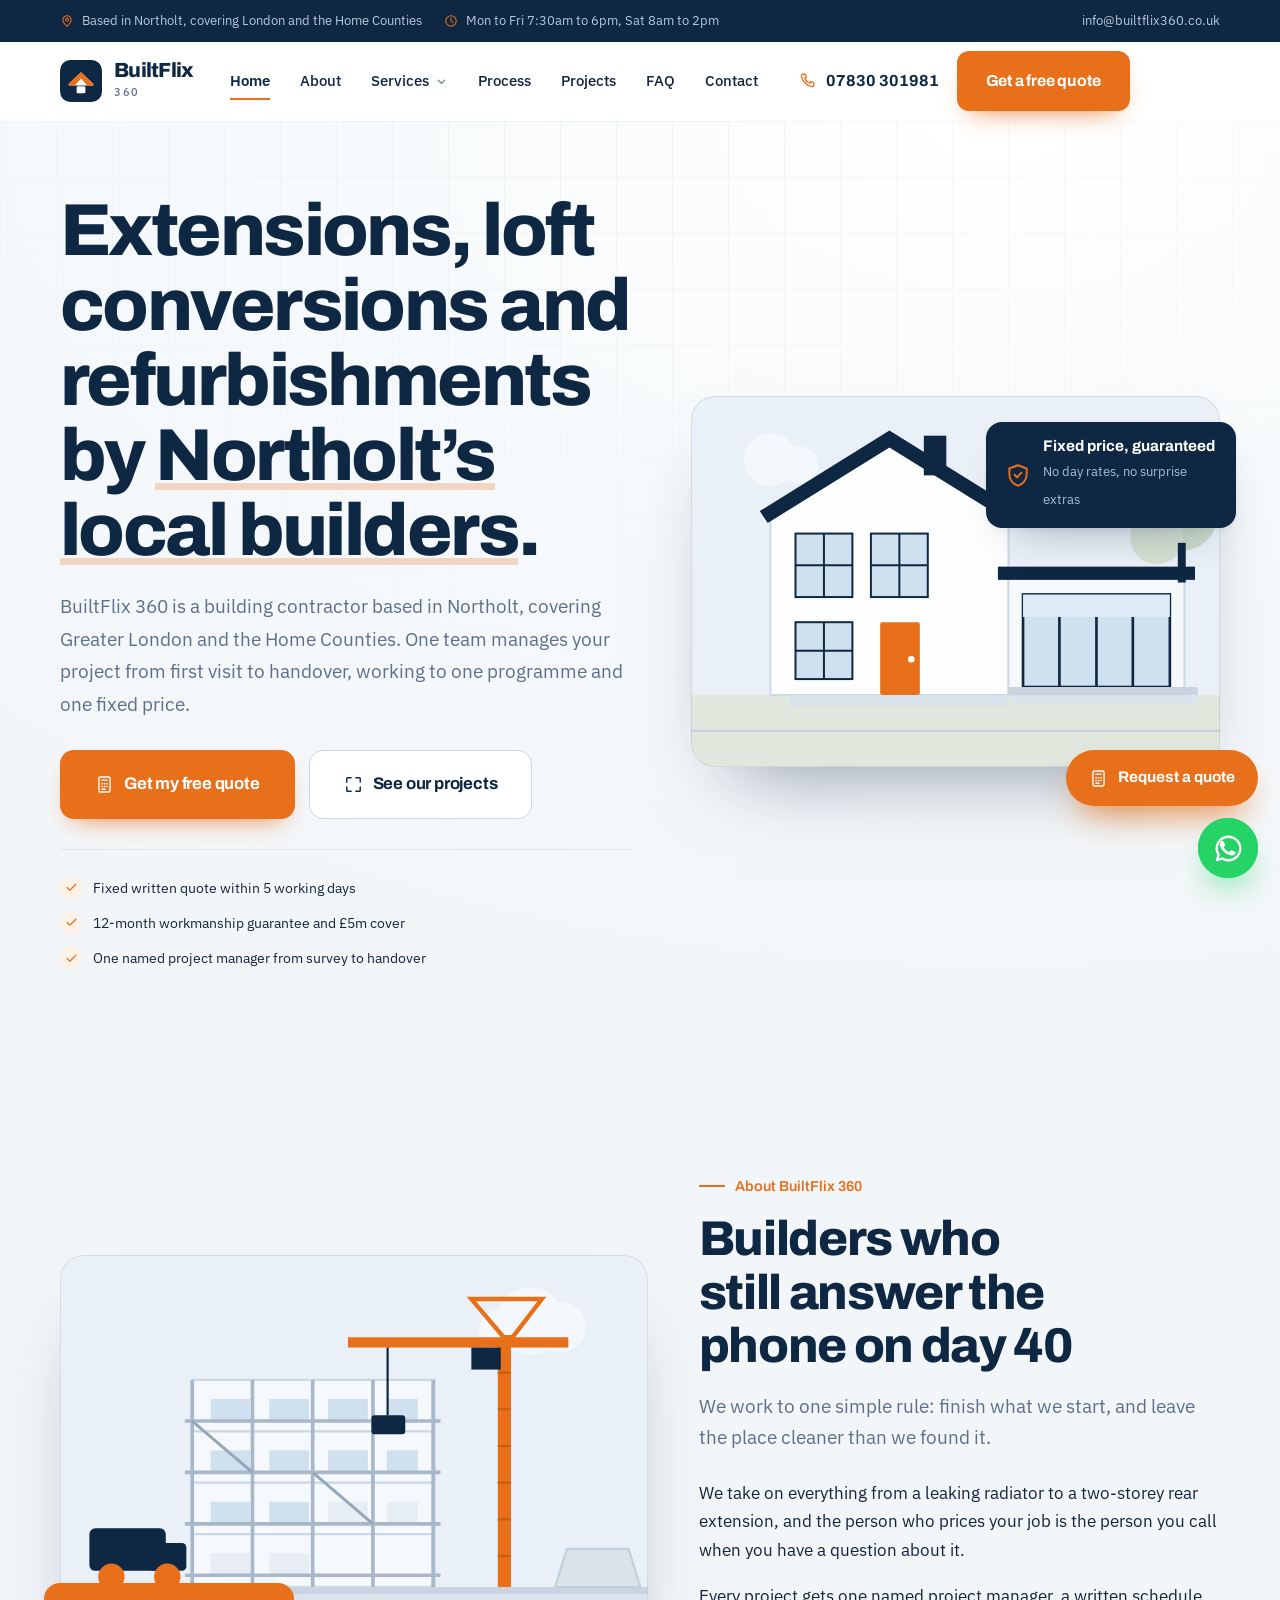
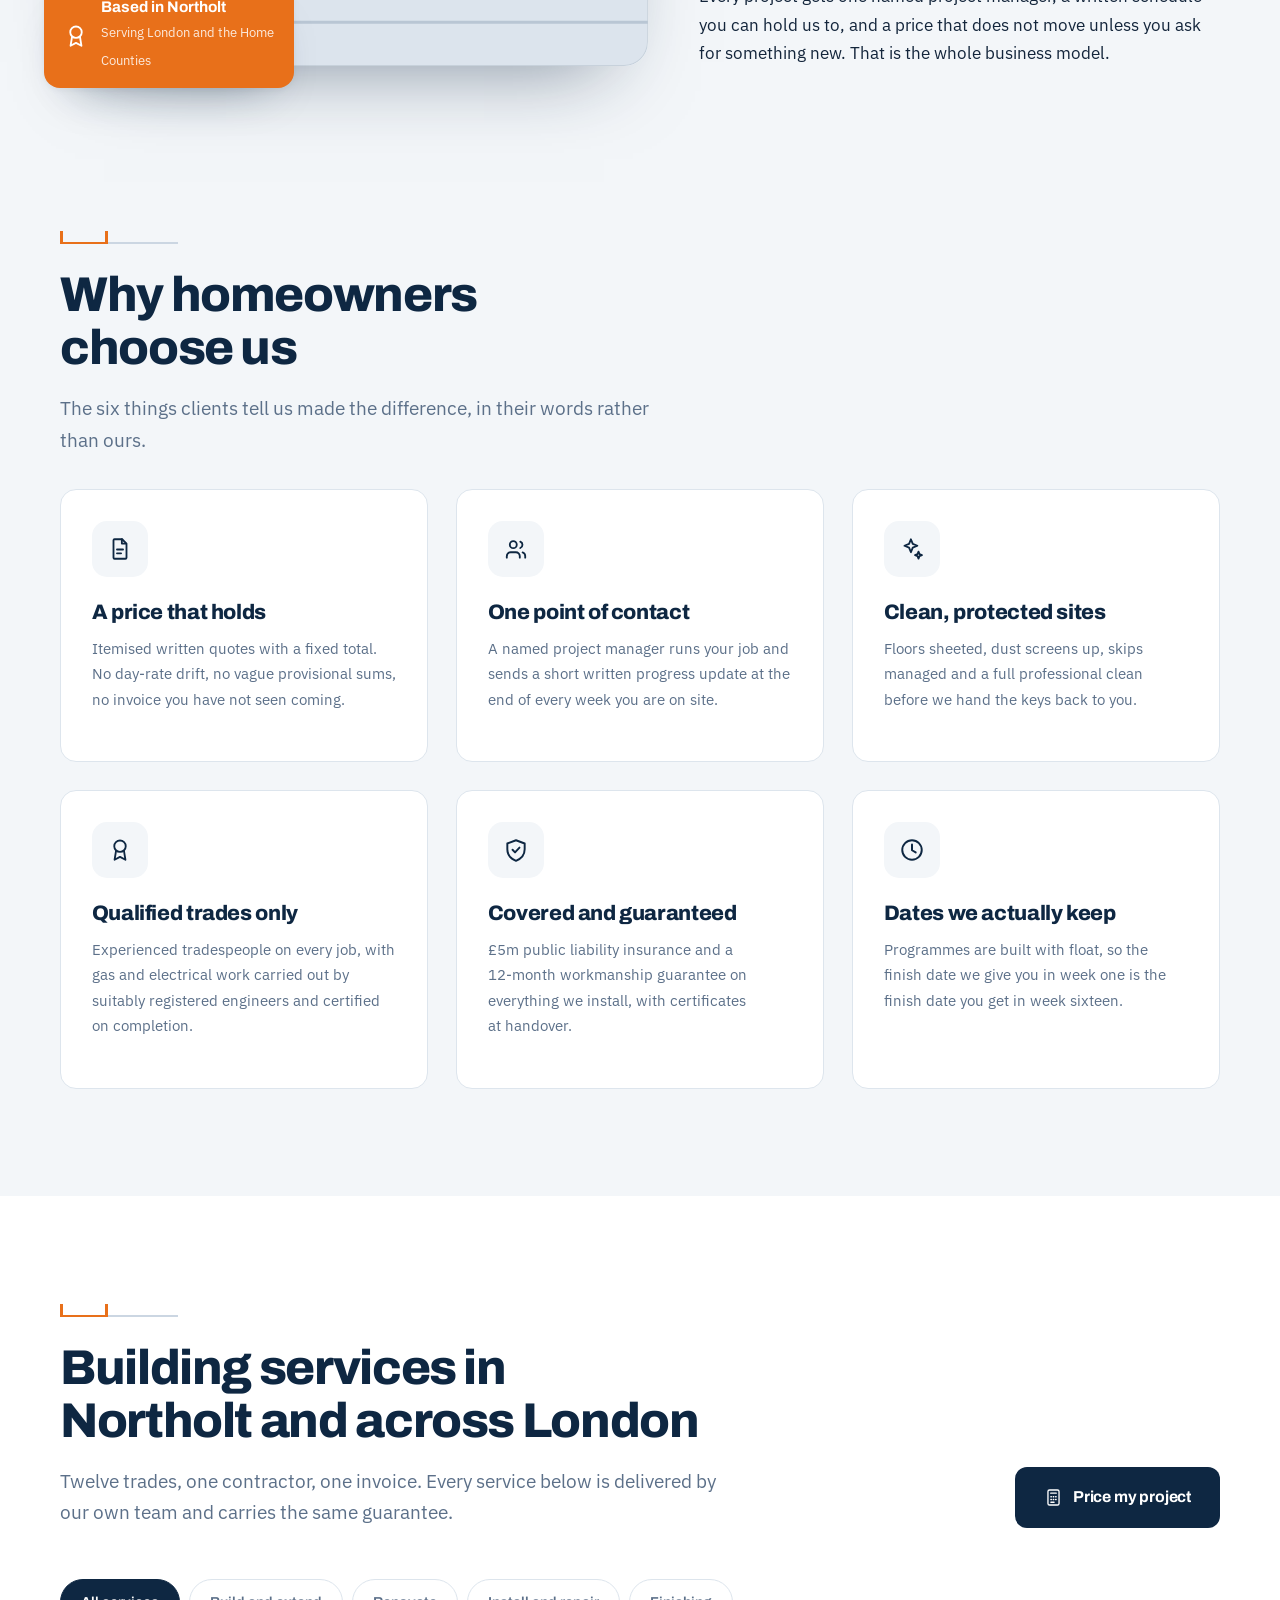
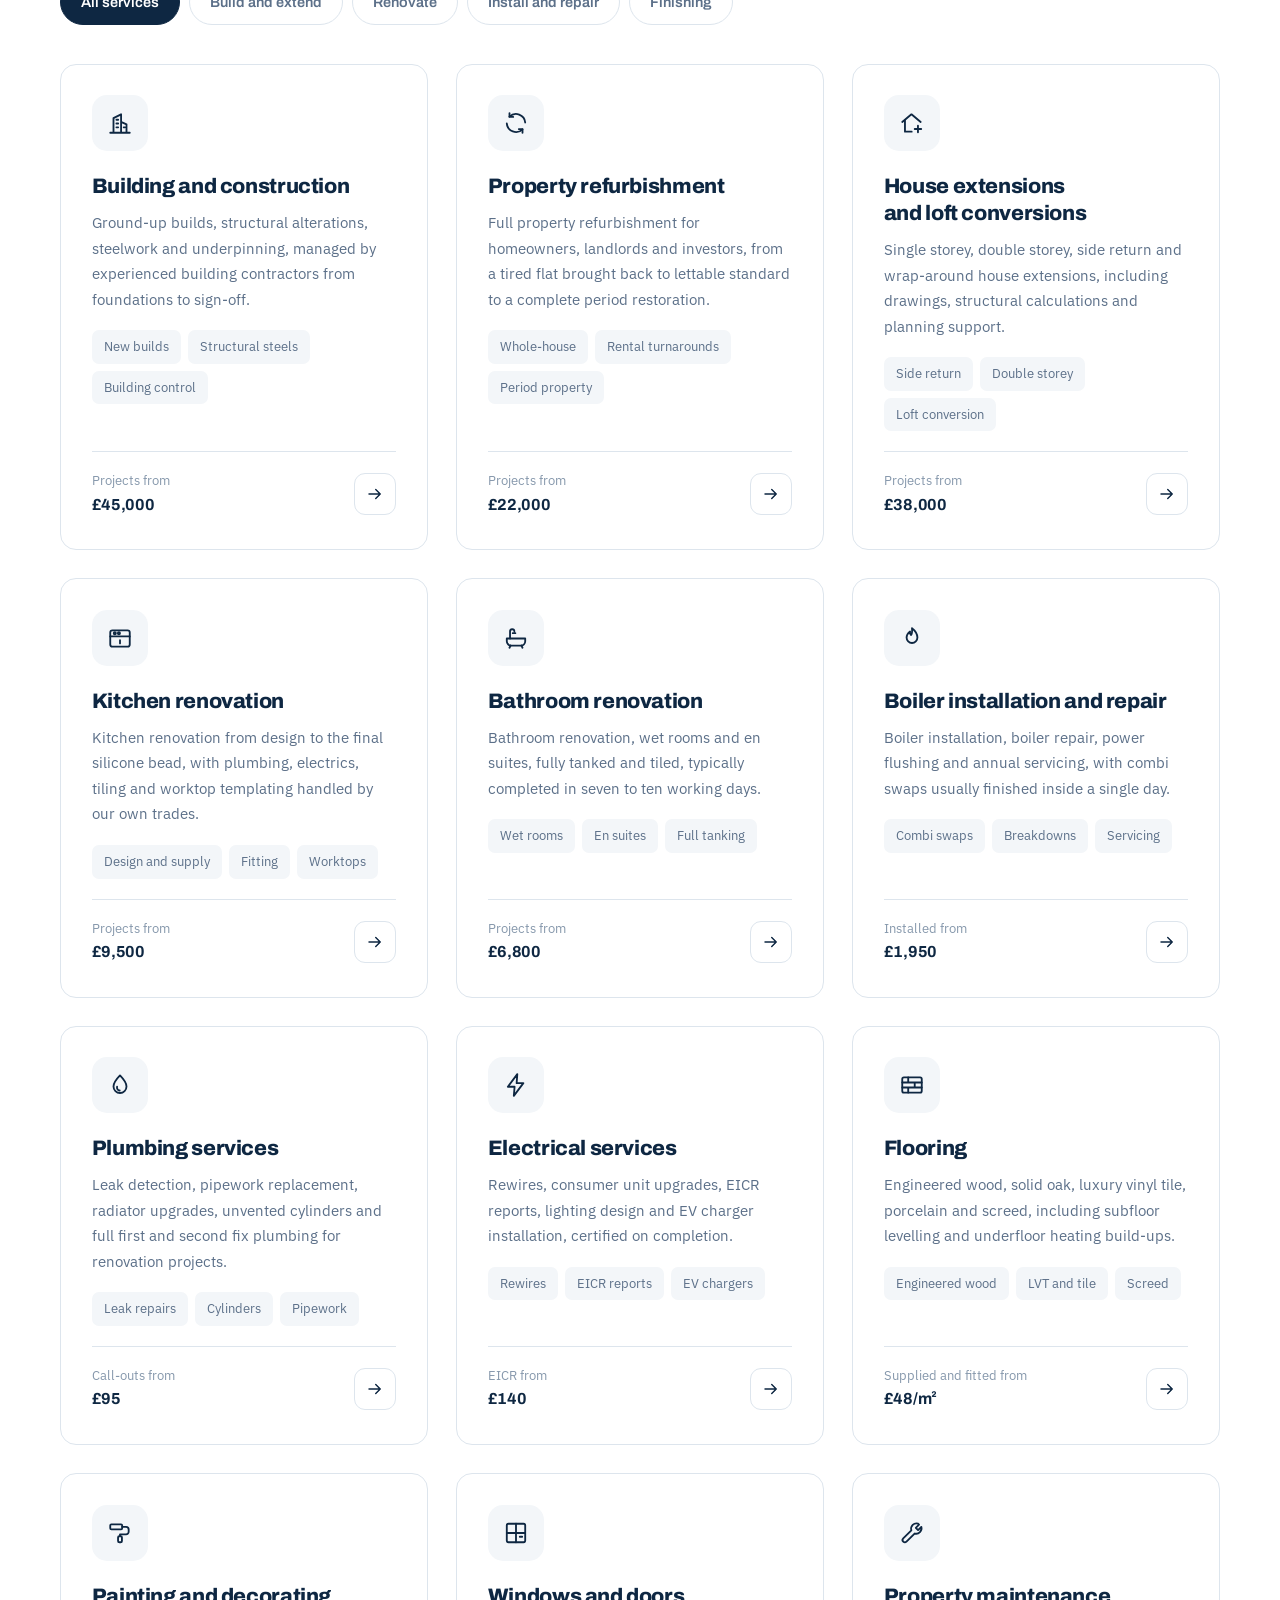
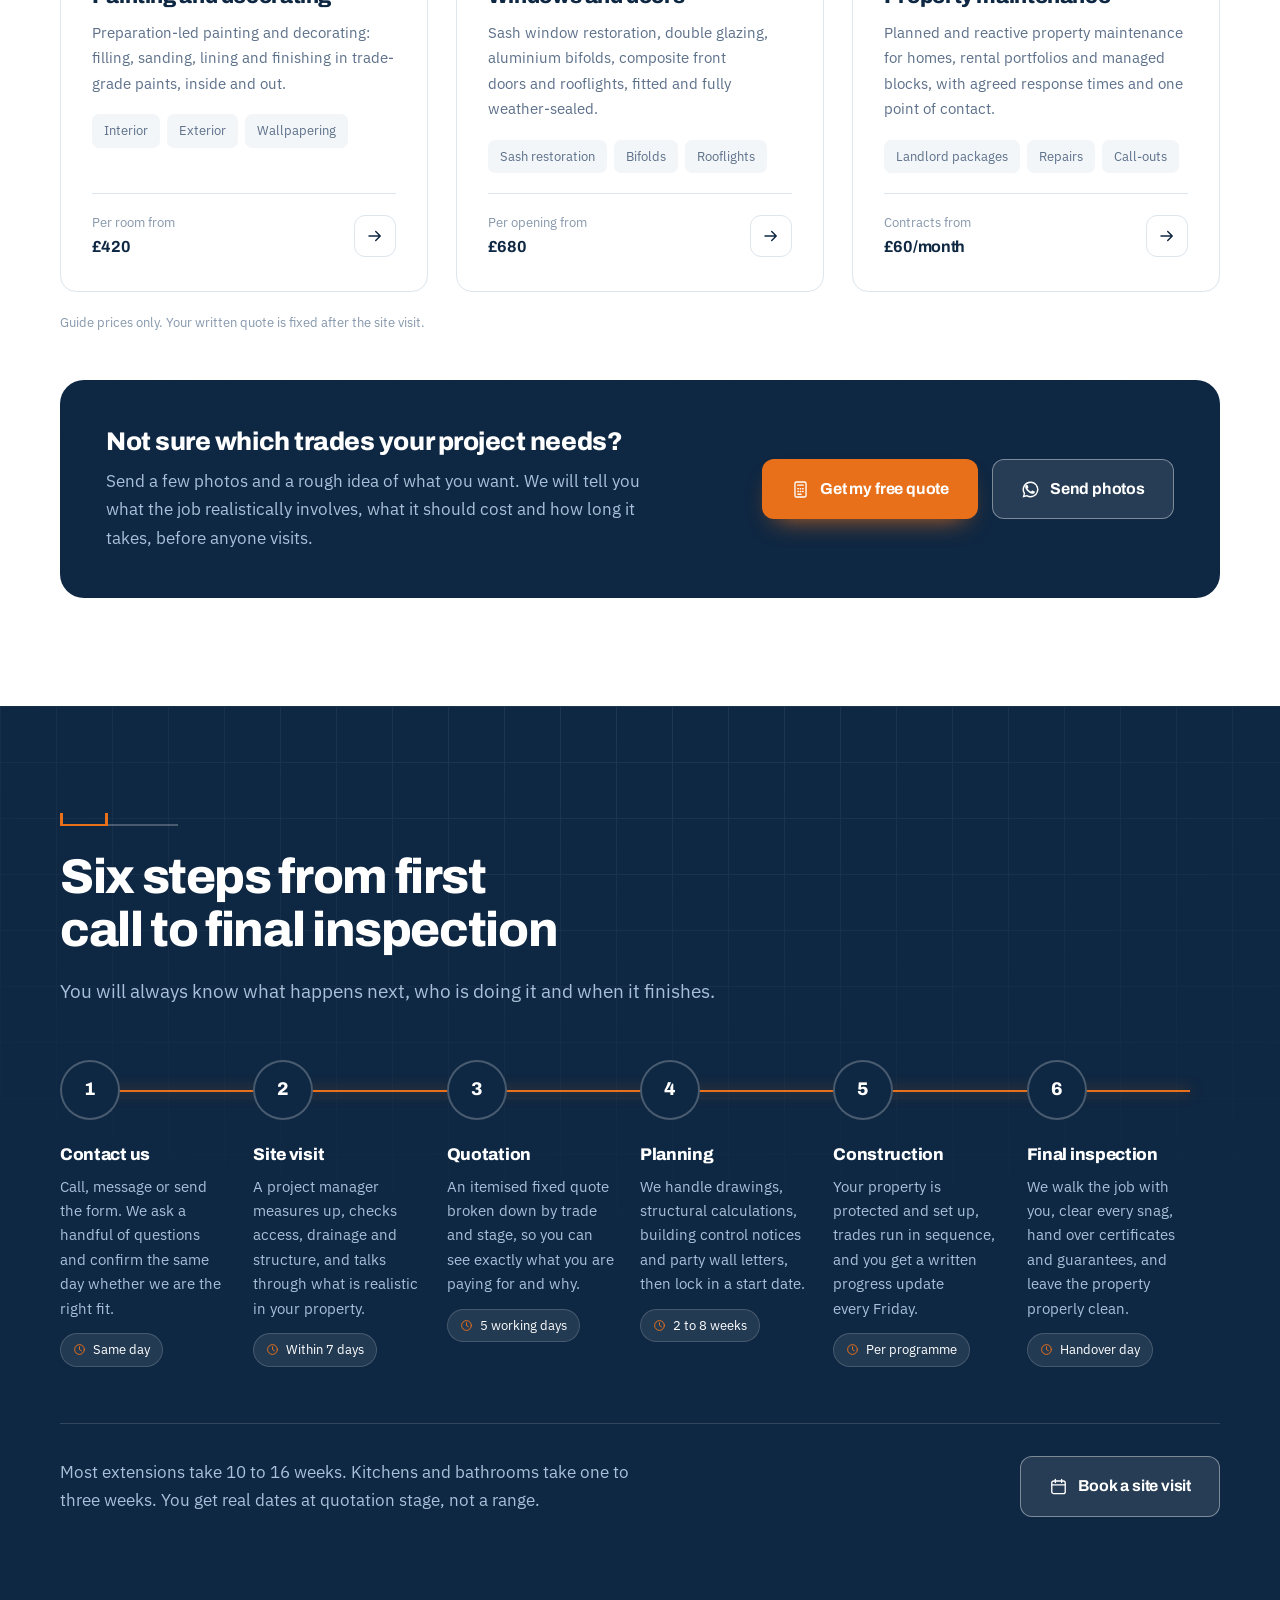
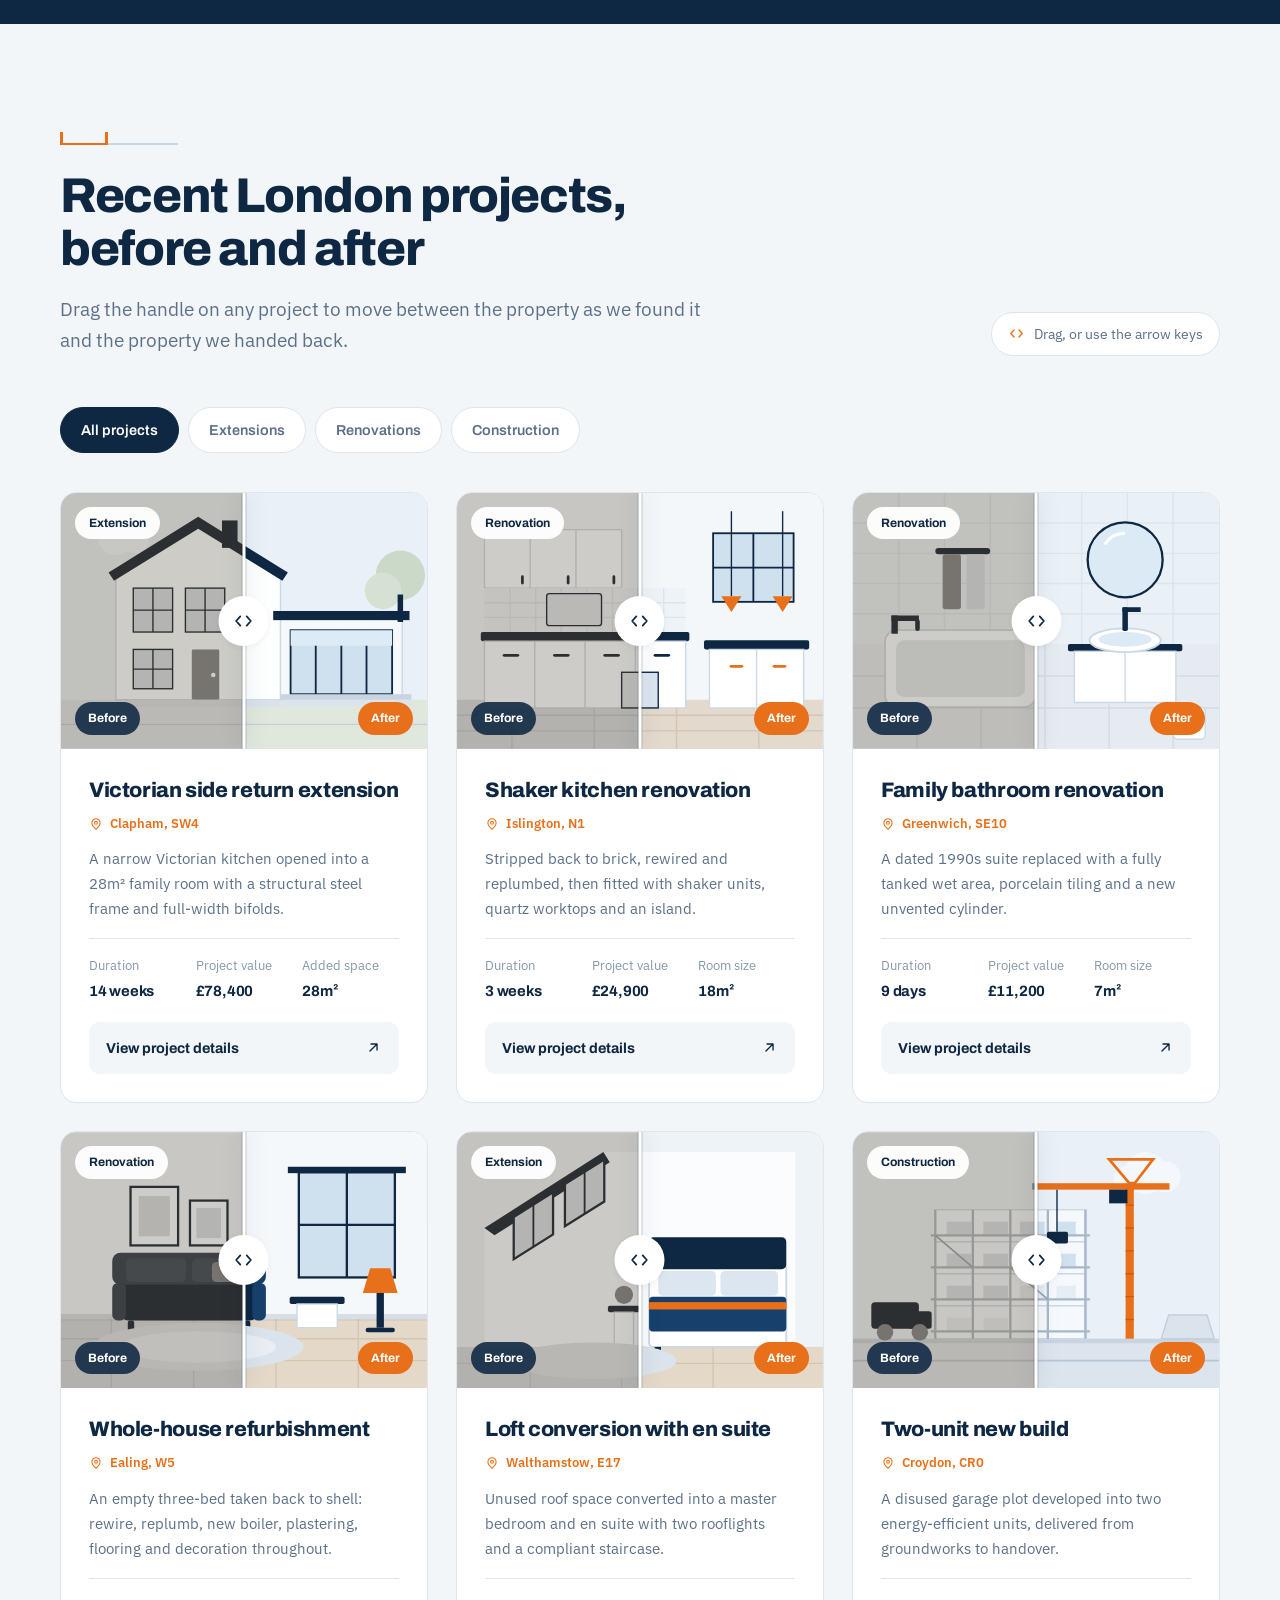
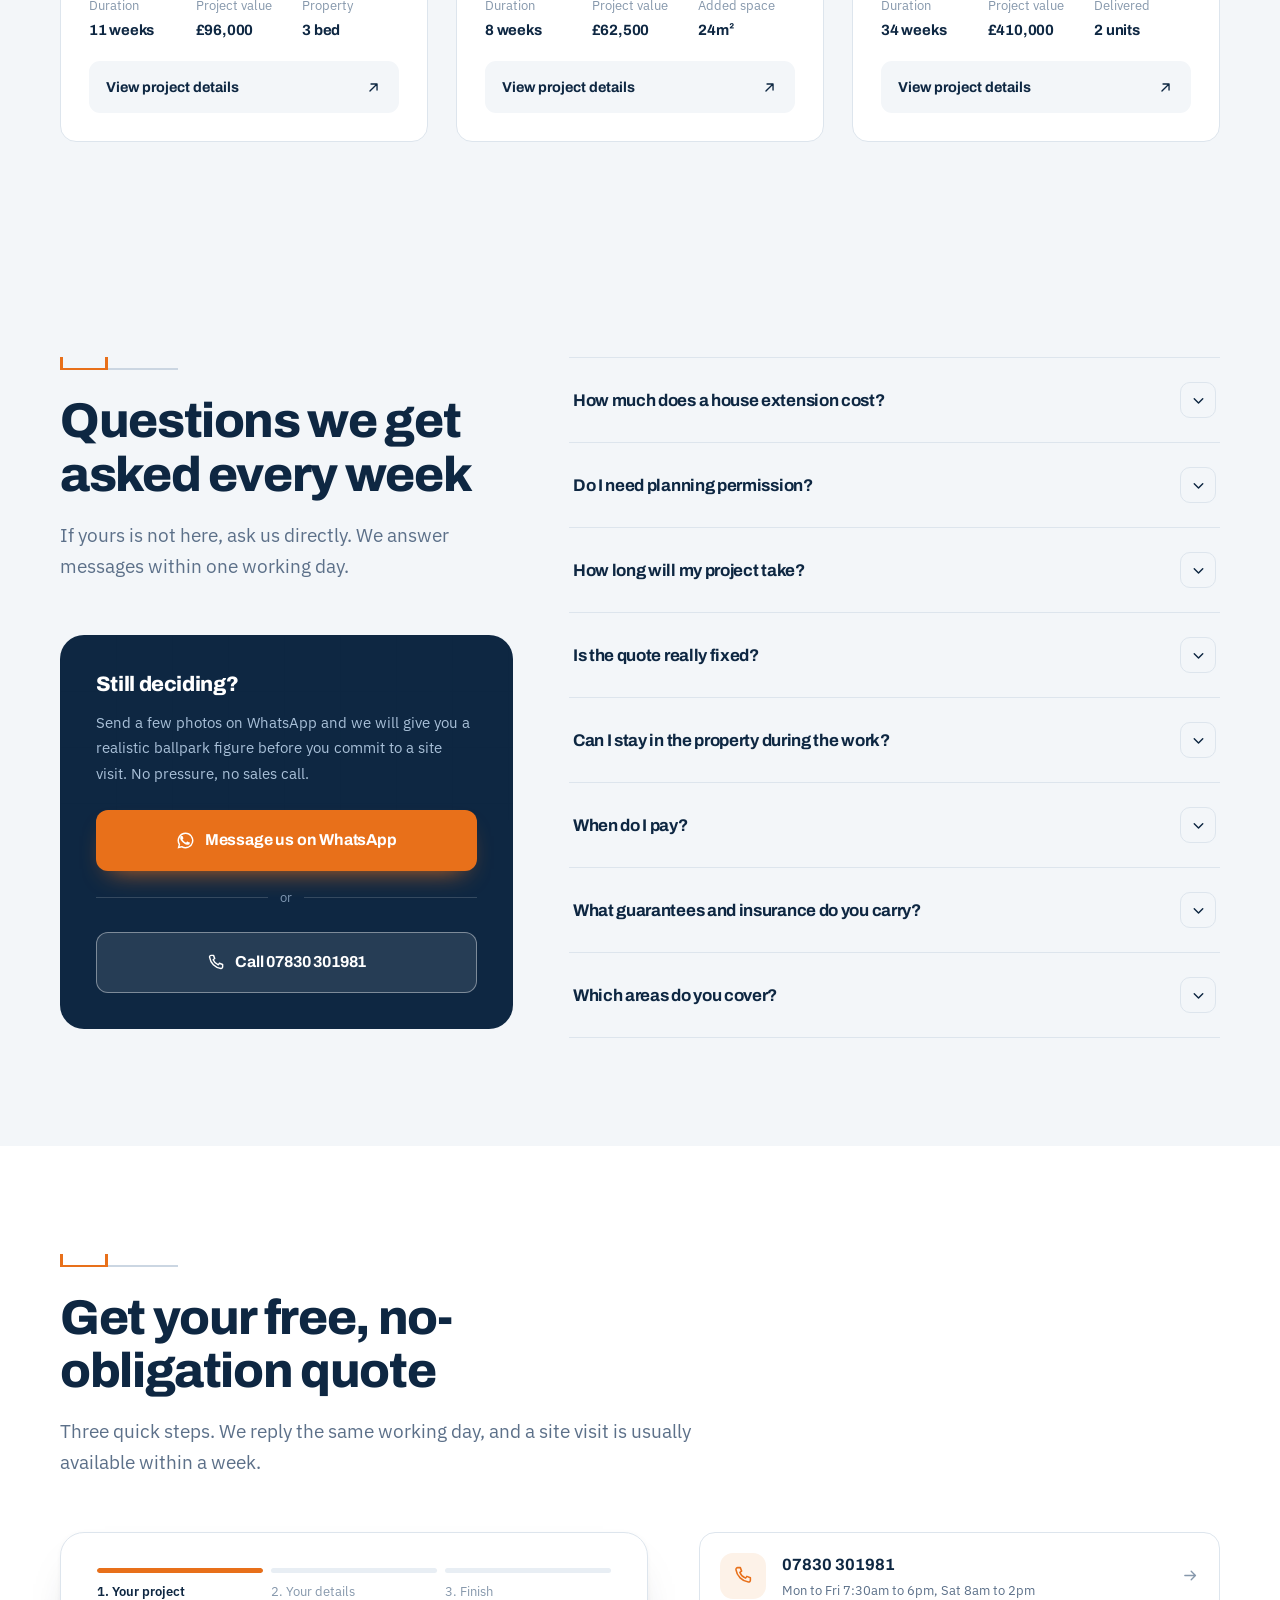
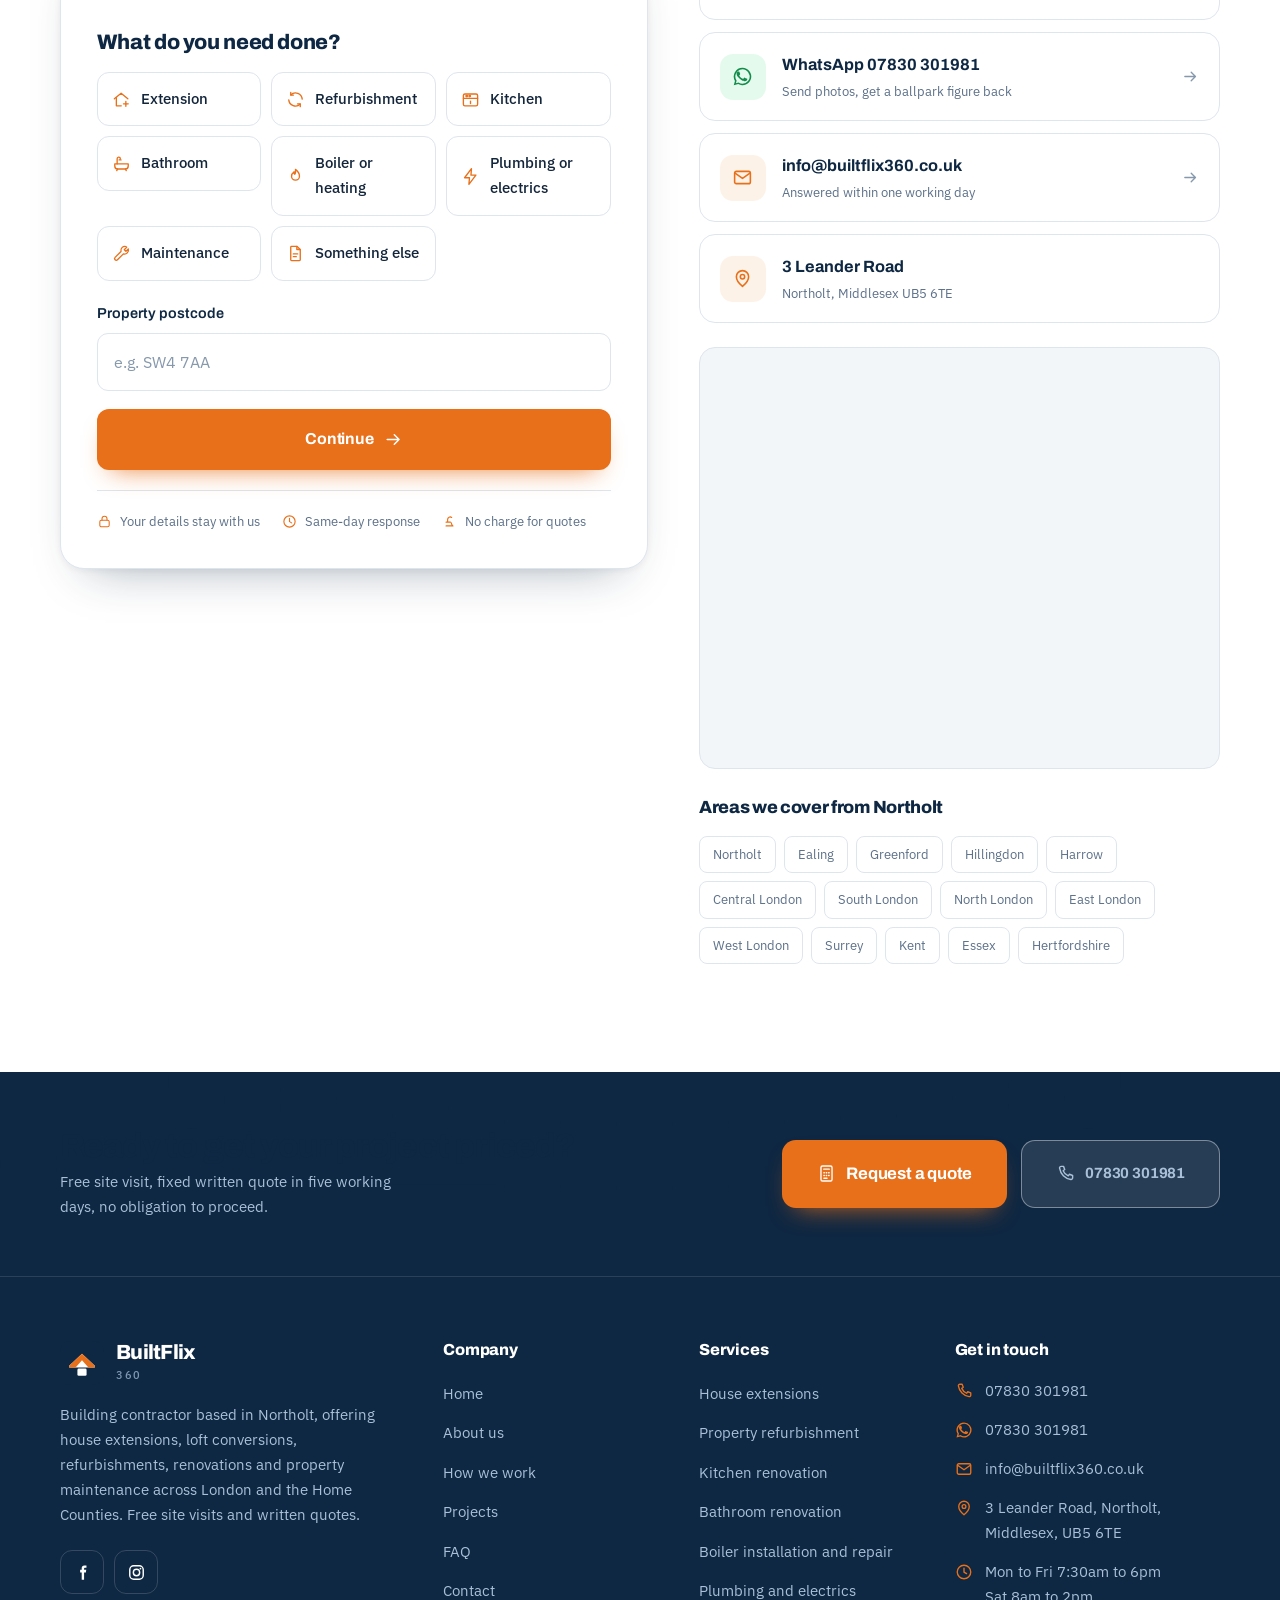
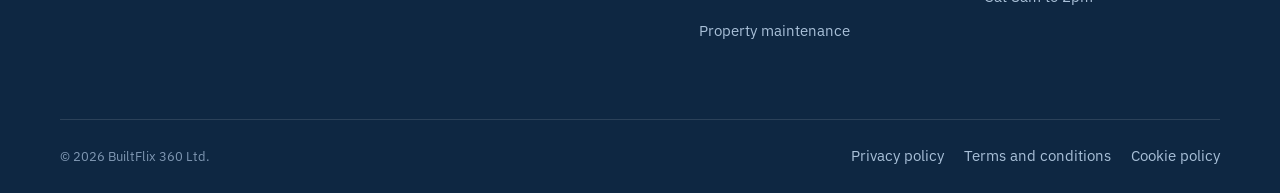
<file: index.html>
<!doctype html>
<html lang="en-GB">
<head>
<meta charset="utf-8">
<meta name="viewport" content="width=device-width, initial-scale=1, viewport-fit=cover">
<title>Northolt Builders | Extensions &amp; Lofts | BuiltFlix 360</title>
<meta name="description" content="Northolt builders for house extensions, loft conversions and refurbishments across Greater London. Fixed written quotes in 5 working days. Call 07830 301981.">
<meta name="keywords" content="builders Northolt, building contractors Northolt, house extensions Northolt, loft conversions Northolt, refurbishment Northolt, builders Ealing, builders West London, building contractors London, kitchen renovation, bathroom renovation">
<meta name="geo.region" content="GB-EAL">
<meta name="geo.placename" content="Northolt, London">
<meta name="robots" content="index, follow, max-image-preview:large">
<meta name="theme-color" content="#0e2742">
<link rel="icon" href="/favicon.ico" sizes="48x48">
<link rel="icon" href="/favicon-192.png" type="image/png" sizes="192x192">
<link rel="icon" href="/favicon.svg" type="image/svg+xml">
<link rel="apple-touch-icon" href="/apple-touch-icon.png">
<link rel="canonical" href="https://builtflix360.co.uk/">
<meta property="og:type" content="website">
<meta property="og:locale" content="en_GB">
<meta property="og:site_name" content="BuiltFlix 360">
<meta property="og:url" content="https://builtflix360.co.uk/">
<meta property="og:title" content="Builders in Northolt &amp; Greater London | BuiltFlix 360">
<meta property="og:description" content="House extensions, loft conversions, refurbishments, kitchens and bathrooms from a Northolt building contractor. One team, one fixed price.">
<meta name="twitter:card" content="summary">
<meta name="twitter:title" content="Builders in Northolt &amp; Greater London | BuiltFlix 360">
<meta name="twitter:description" content="House extensions, loft conversions, refurbishments, kitchens and bathrooms from a Northolt building contractor. One team, one fixed price.">
<link rel="preconnect" href="https://fonts.googleapis.com">
<link rel="preconnect" href="https://fonts.gstatic.com" crossorigin>
<link href="https://fonts.googleapis.com/css2?family=Archivo:wght@500;600;700;800;900&family=IBM+Plex+Sans:wght@400;500;600&display=swap" rel="stylesheet">

<script type="application/ld+json">
{
  "@context": "https://schema.org",
  "@graph": [
    {
      "@type": "GeneralContractor",
      "@id": "https://builtflix360.co.uk/#business",
      "name": "BuiltFlix 360",
      "description": "Northolt building contractor offering house extensions, loft conversions, property refurbishment, kitchen and bathroom renovation, boiler installation and repair, plumbing, electrical services and property maintenance across Greater London.",
      "url": "https://builtflix360.co.uk/",
      "telephone": "+447830301981",
      "email": "info@builtflix360.co.uk",
      "priceRange": "££",
      "address": {
        "@type": "PostalAddress",
        "streetAddress": "3 Leander Road",
        "addressLocality": "Northolt",
        "addressRegion": "Middlesex",
        "postalCode": "UB5 6TE",
        "addressCountry": "GB"
      },
      "areaServed": [
        {
          "@type": "City",
          "name": "Northolt"
        },
        {
          "@type": "AdministrativeArea",
          "name": "London Borough of Ealing"
        },
        {
          "@type": "AdministrativeArea",
          "name": "Greater London"
        },
        {
          "@type": "AdministrativeArea",
          "name": "Surrey"
        },
        {
          "@type": "AdministrativeArea",
          "name": "Kent"
        },
        {
          "@type": "AdministrativeArea",
          "name": "Essex"
        },
        {
          "@type": "AdministrativeArea",
          "name": "Hertfordshire"
        }
      ],
      "openingHoursSpecification": [
        {
          "@type": "OpeningHoursSpecification",
          "dayOfWeek": [
            "Monday",
            "Tuesday",
            "Wednesday",
            "Thursday",
            "Friday"
          ],
          "opens": "07:30",
          "closes": "18:00"
        },
        {
          "@type": "OpeningHoursSpecification",
          "dayOfWeek": "Saturday",
          "opens": "08:00",
          "closes": "14:00"
        }
      ],
      "hasOfferCatalog": {
        "@type": "OfferCatalog",
        "name": "Building services",
        "itemListElement": [
          {
            "@type": "Offer",
            "itemOffered": {
              "@type": "Service",
              "name": "House extensions"
            }
          },
          {
            "@type": "Offer",
            "itemOffered": {
              "@type": "Service",
              "name": "Loft conversions"
            }
          },
          {
            "@type": "Offer",
            "itemOffered": {
              "@type": "Service",
              "name": "Property refurbishment"
            }
          },
          {
            "@type": "Offer",
            "itemOffered": {
              "@type": "Service",
              "name": "Kitchen renovation"
            }
          },
          {
            "@type": "Offer",
            "itemOffered": {
              "@type": "Service",
              "name": "Bathroom renovation"
            }
          },
          {
            "@type": "Offer",
            "itemOffered": {
              "@type": "Service",
              "name": "Boiler installation and repair"
            }
          },
          {
            "@type": "Offer",
            "itemOffered": {
              "@type": "Service",
              "name": "Property maintenance"
            }
          }
        ]
      },
      "hasMap": "https://maps.google.com/maps?q=3+Leander+Road,+Northolt,+UB5+6TE",
      "sameAs": [
        "https://www.instagram.com/builtflix360/",
        "https://www.facebook.com/profile.php?id=61594920050963"
      ],
      "contactPoint": {
        "@type": "ContactPoint",
        "telephone": "+447830301981",
        "email": "info@builtflix360.co.uk",
        "contactType": "customer service",
        "areaServed": "GB",
        "availableLanguage": "English"
      },
      "logo": "https://builtflix360.co.uk/logo.png",
      "image": "https://builtflix360.co.uk/logo.png"
    },
    {
      "@type": "WebSite",
      "@id": "https://builtflix360.co.uk/#website",
      "url": "https://builtflix360.co.uk/",
      "name": "BuiltFlix 360",
      "inLanguage": "en-GB",
      "publisher": {
        "@id": "https://builtflix360.co.uk/#business"
      }
    },
    {
      "@type": "FAQPage",
      "mainEntity": [
        {
          "@type": "Question",
          "name": "How much does a house extension cost?",
          "acceptedAnswer": {
            "@type": "Answer",
            "text": "In London, single storey extensions generally cost between £2,200 and £3,000 per square metre depending on structure, glazing and finish level. A side return typically runs £55,000 to £90,000. BuiltFlix 360 issues a fixed figure after the site visit."
          }
        },
        {
          "@type": "Question",
          "name": "Do I need planning permission for an extension?",
          "acceptedAnswer": {
            "@type": "Answer",
            "text": "Many extensions and loft conversions fall under permitted development and need no planning application. We check your property against current rules at the site visit and prepare the application if one is required."
          }
        },
        {
          "@type": "Question",
          "name": "How long will my building project take?",
          "acceptedAnswer": {
            "@type": "Answer",
            "text": "A bathroom takes seven to ten working days, a kitchen two to three weeks, a loft conversion six to nine weeks and a single storey extension ten to sixteen weeks."
          }
        },
        {
          "@type": "Question",
          "name": "Is the quote really fixed?",
          "acceptedAnswer": {
            "@type": "Answer",
            "text": "Yes. The price changes only if you request work outside the specification or if genuinely hidden defects are uncovered, and then only after a written variation you approve first."
          }
        },
        {
          "@type": "Question",
          "name": "What guarantees and insurance do you carry?",
          "acceptedAnswer": {
            "@type": "Answer",
            "text": "£5m public liability insurance, a 12-month workmanship guarantee, and all relevant compliance certificates handed over at completion."
          }
        },
        {
          "@type": "Question",
          "name": "Which areas do you cover?",
          "acceptedAnswer": {
            "@type": "Answer",
            "text": "All Greater London postcodes plus Surrey, Kent, Essex and Hertfordshire within roughly an hour of our Northolt base."
          }
        }
      ]
    }
  ]
}
</script>

<style>
/* ════════════════════════════════════════════════════════════
   BUILTFLIX 360 — design system
   Light theme. Navy structure, soft grey ground, orange action.
   ════════════════════════════════════════════════════════════ */
:root{
  /* colour */
  --paper:#ffffff;
  --mist:#f3f6f9;
  --mist-2:#e8eef4;
  --line:#dde5ed;
  --line-2:#cbd6e2;
  --navy:#0e2742;
  --navy-2:#17406c;
  --navy-3:#1d4f83;
  --ink:#13253b;
  --steel:#5c7089;
  --steel-2:#8698ac;
  --amber:#e8701a;
  --amber-dark:#c85c0d;
  --amber-soft:#fdf2e8;
  --green:#25d366;
  --gold:#c8922a;

  /* type */
  --font-display:"Archivo","Helvetica Neue",Arial,sans-serif;
  --font-body:"IBM Plex Sans","Segoe UI",Roboto,Arial,sans-serif;
  --t-hero:clamp(2.55rem,1.35rem + 4.6vw,4.6rem);
  --t-h2:clamp(1.95rem,1.35rem + 2.3vw,3.05rem);
  --t-h3:clamp(1.12rem,1.03rem + .35vw,1.33rem);
  --t-lead:clamp(1.04rem,.99rem + .28vw,1.22rem);
  --t-body:clamp(.99rem,.96rem + .16vw,1.06rem);
  --t-sm:.9rem;
  --t-xs:.8rem;

  /* space */
  --pad-x:clamp(20px,4vw,40px);
  --sec:clamp(76px,8.4vw,132px);
  --gap:clamp(20px,2.2vw,30px);

  /* form */
  --r-s:10px; --r-m:16px; --r-l:24px; --r-xl:32px;
  --sh-1:0 1px 2px rgba(14,39,66,.05), 0 8px 22px -16px rgba(14,39,66,.28);
  --sh-2:0 2px 6px rgba(14,39,66,.05), 0 24px 48px -28px rgba(14,39,66,.40);
  --sh-3:0 40px 80px -44px rgba(14,39,66,.55);
  --ease:cubic-bezier(.22,.68,.28,1);
  --wrap:1240px;
  --nav-h:78px;
}

*,*::before,*::after{box-sizing:border-box}
html{scroll-behavior:smooth;scroll-padding-top:104px;-webkit-text-size-adjust:100%}
body{
  margin:0;background:var(--paper);color:var(--ink);
  font-family:var(--font-body);font-size:var(--t-body);line-height:1.68;
  -webkit-font-smoothing:antialiased;text-rendering:optimizeLegibility;overflow-x:hidden;
}
body.is-locked{overflow:hidden}
h1,h2,h3,h4,h5{font-family:var(--font-display);font-weight:800;letter-spacing:-.028em;line-height:1.09;color:var(--navy);margin:0 0 .48em;text-wrap:balance}
h1{font-size:var(--t-hero);letter-spacing:-.035em;line-height:1.02}
h2{font-size:var(--t-h2)}
h3{font-size:var(--t-h3);letter-spacing:-.018em;line-height:1.28}
h4{font-size:1rem;letter-spacing:-.012em}
p{margin:0 0 1.05em;text-wrap:pretty}
a{color:inherit;text-decoration:none}
ul,ol{margin:0;padding:0;list-style:none}
img,svg{max-width:100%;display:block}
button,input,select,textarea{font:inherit;color:inherit}
strong{font-weight:600}
:focus-visible{outline:3px solid var(--amber);outline-offset:3px;border-radius:6px}
::selection{background:var(--amber);color:#fff}
.sr{position:absolute;width:1px;height:1px;padding:0;margin:-1px;overflow:hidden;clip:rect(0 0 0 0);white-space:nowrap;border:0}
.skip{position:fixed;left:16px;top:-70px;z-index:300;background:var(--navy);color:#fff;padding:13px 20px;border-radius:0 0 12px 12px;font-weight:600;transition:top .22s var(--ease)}
.skip:focus{top:0}

/* ── layout ─────────────────────────────────────────────── */
.wrap{width:100%;max-width:var(--wrap);margin-inline:auto;padding-inline:var(--pad-x)}
.wrap--narrow{max-width:900px}
.section{padding-block:var(--sec);position:relative}
.section--mist{background:var(--mist)}
.section--navy{background:var(--navy);color:#d7e2ee}
.section--navy h2,.section--navy h3,.section--navy h4{color:#fff}
.section--navy .lead{color:#a9c0d8}
.section--tight{padding-block:clamp(52px,5vw,76px)}
.grid{display:grid;gap:var(--gap)}
.g-auto-3{grid-template-columns:repeat(auto-fit,minmax(min(100%,330px),1fr))}
.g-auto-4{grid-template-columns:repeat(auto-fit,minmax(min(100%,248px),1fr))}
.blueprint::before{content:"";position:absolute;inset:0;pointer-events:none;opacity:.045;
  background-image:linear-gradient(var(--navy) 1px,transparent 1px),linear-gradient(90deg,var(--navy) 1px,transparent 1px);
  background-size:56px 56px;
  -webkit-mask-image:radial-gradient(120% 80% at 50% 0,#000,transparent 78%);
  mask-image:radial-gradient(120% 80% at 50% 0,#000,transparent 78%)}
.section--navy.blueprint::before{opacity:.07;background-image:linear-gradient(#fff 1px,transparent 1px),linear-gradient(90deg,#fff 1px,transparent 1px)}

/* ── section headings ───────────────────────────────────── */
.mark{position:relative;display:block;width:118px;height:13px;margin:0 0 24px}
.mark::before{content:"";position:absolute;left:0;bottom:0;width:100%;height:2px;background:var(--line-2)}
.mark::after{content:"";position:absolute;left:0;bottom:0;width:48px;height:13px;
  border-left:3px solid var(--amber);border-right:3px solid var(--amber);
  background:linear-gradient(var(--amber),var(--amber)) left bottom/100% 2px no-repeat}
.section--navy .mark::before{background:rgba(255,255,255,.24)}
.shead{max-width:66ch;margin:0 0 clamp(38px,4.2vw,60px)}
.shead--center{margin-inline:auto;text-align:center}
.shead--center .mark{margin-inline:auto}
.shead h2{margin-bottom:18px}
.lead{margin:0;color:var(--steel);font-size:var(--t-lead);line-height:1.62;max-width:62ch}
.shead--center .lead{margin-inline:auto}
.shead-split{display:flex;align-items:flex-end;justify-content:space-between;gap:40px;margin-bottom:clamp(34px,4vw,54px)}
.shead-split .shead{margin-bottom:0}

/* ── buttons ────────────────────────────────────────────── */
.btn{
  position:relative;display:inline-flex;align-items:center;justify-content:center;gap:10px;
  font-family:var(--font-display);font-weight:700;font-size:.99rem;letter-spacing:-.012em;
  padding:16px 28px;border-radius:12px;border:1.5px solid transparent;cursor:pointer;overflow:hidden;
  transition:transform .22s var(--ease),background-color .22s var(--ease),box-shadow .22s var(--ease),border-color .22s var(--ease),color .22s var(--ease);
}
.btn svg{width:19px;height:19px;flex:none;transition:transform .26s var(--ease)}
.btn:hover svg{transform:translateX(3px)}
.btn:active{transform:translateY(0) scale(.985)}
.btn--primary{background:var(--amber);color:#fff;box-shadow:0 12px 26px -14px rgba(232,112,26,.95)}
.btn--primary:hover{background:var(--amber-dark);transform:translateY(-3px);box-shadow:0 20px 34px -16px rgba(232,112,26,.95)}
.btn--navy{background:var(--navy);color:#fff}
.btn--navy:hover{background:var(--navy-2);transform:translateY(-3px);box-shadow:var(--sh-2)}
.btn--ghost{background:#fff;color:var(--navy);border-color:var(--line-2)}
.btn--ghost:hover{border-color:var(--navy);transform:translateY(-3px);box-shadow:var(--sh-1)}
.btn--light{background:rgba(255,255,255,.10);color:#fff;border-color:rgba(255,255,255,.4)}
.btn--light:hover{background:#fff;color:var(--navy);border-color:#fff;transform:translateY(-3px)}
.btn--lg{padding:19px 34px;font-size:1.05rem;border-radius:14px}
.btn--wide{width:100%}
.btn-row{display:flex;flex-wrap:wrap;gap:14px}
/* sheen sweep on primary actions */
.btn--primary::after,.btn--navy::after{content:"";position:absolute;top:0;left:-60%;width:40%;height:100%;
  background:linear-gradient(100deg,transparent,rgba(255,255,255,.32),transparent);transform:skewX(-18deg);transition:left .6s var(--ease)}
.btn--primary:hover::after,.btn--navy:hover::after{left:120%}
.alink{display:inline-flex;align-items:center;gap:8px;font-family:var(--font-display);font-weight:700;color:var(--navy);font-size:.96rem}
.alink svg{width:17px;height:17px;transition:transform .24s var(--ease)}
.alink:hover{color:var(--amber)}
.alink:hover svg{transform:translateX(5px)}

/* ── pills, chips, badges ───────────────────────────────── */
.pill{display:inline-flex;align-items:center;gap:9px;background:#fff;border:1px solid var(--line);
  padding:9px 16px 9px 12px;border-radius:100px;font-size:var(--t-sm);font-weight:500;color:var(--navy)}
.pill svg{width:16px;height:16px;color:var(--amber);flex:none}
.pill--soft{background:var(--amber-soft);border-color:#f6dcc4}
.tagline{display:inline-flex;align-items:center;gap:10px;font-family:var(--font-display);font-weight:600;
  font-size:var(--t-sm);color:var(--amber);margin-bottom:14px}
.tagline::before{content:"";width:26px;height:2px;background:var(--amber);flex:none}
.section--navy .tagline{color:#f0a163}

/* ── top utility bar ────────────────────────────────────── */
.util{background:var(--navy);color:#b7cadd;font-size:var(--t-xs)}
.util-inner{display:flex;align-items:center;justify-content:space-between;gap:20px;height:42px}
.util-list{display:flex;align-items:center;gap:22px}
.util-list li{display:inline-flex;align-items:center;gap:8px;white-space:nowrap}
.util-list svg{width:14px;height:14px;color:var(--amber);flex:none}
.util a:hover{color:#fff}
.util-right{display:flex;align-items:center;gap:18px}
.util-rating{display:inline-flex;align-items:center;gap:7px;color:#fff;font-weight:600}
.util-rating .stars svg{width:13px;height:13px;color:var(--amber)}
.util-rating .stars{display:flex;gap:1px}

/* ── navigation ─────────────────────────────────────────── */
.nav{position:sticky;top:0;z-index:70;background:rgba(255,255,255,.9);backdrop-filter:saturate(150%) blur(16px);
  border-bottom:1px solid transparent;transition:box-shadow .3s var(--ease),border-color .3s var(--ease),background-color .3s var(--ease)}
.nav.is-stuck{border-bottom-color:var(--line);box-shadow:0 10px 30px -24px rgba(14,39,66,.75);background:rgba(255,255,255,.96)}
.nav-inner{display:flex;align-items:center;gap:22px;height:var(--nav-h)}
.progress{position:absolute;left:0;bottom:-1px;height:2px;width:0;background:linear-gradient(90deg,var(--amber),#f59b57);transition:width .12s linear}
.brand{display:flex;align-items:center;gap:12px;flex:none}
.brand svg{width:42px;height:42px;transition:transform .3s var(--ease)}
.brand:hover svg{transform:rotate(-4deg) scale(1.04)}
.brand-name{display:block;font-family:var(--font-display);font-weight:800;font-size:1.28rem;letter-spacing:-.035em;color:var(--navy);line-height:1}
.brand-sub{display:block;font-size:.66rem;letter-spacing:.16em;color:var(--steel);text-transform:uppercase;margin-top:4px;font-weight:500}
.nav-links{display:flex;align-items:center;gap:2px;margin-left:auto}
.nav-links>li{position:relative}
.nav-links>li>a{position:relative;display:inline-flex;align-items:center;gap:6px;padding:11px 14px;border-radius:9px;
  font-size:.95rem;font-weight:500;color:var(--ink);transition:color .2s var(--ease),background-color .2s var(--ease)}
.nav-links>li>a::after{content:"";position:absolute;left:14px;right:14px;bottom:5px;height:2px;background:var(--amber);
  transform:scaleX(0);transform-origin:left;transition:transform .28s var(--ease)}
.nav-links>li>a:hover{color:var(--navy)}
.nav-links>li>a:hover::after,.nav-links>li>a.is-active::after{transform:scaleX(1)}
.nav-links>li>a.is-active{color:var(--navy);font-weight:600}
.nav-links .caret{width:13px;height:13px;color:var(--steel);transition:transform .26s var(--ease)}
.has-sub:hover .caret{transform:rotate(180deg)}
.subnav{position:absolute;top:calc(100% + 10px);left:-8px;width:520px;background:#fff;border:1px solid var(--line);
  border-radius:var(--r-m);box-shadow:var(--sh-2);padding:14px;display:grid;grid-template-columns:1fr 1fr;gap:2px;
  opacity:0;visibility:hidden;transform:translateY(10px);transition:opacity .24s var(--ease),transform .24s var(--ease),visibility .24s}
.has-sub:hover .subnav,.has-sub:focus-within .subnav{opacity:1;visibility:visible;transform:none}
.subnav a{display:flex;align-items:center;gap:11px;padding:11px 12px;border-radius:10px;font-size:.9rem;color:var(--ink);transition:background-color .18s,color .18s}
.subnav a svg{width:18px;height:18px;color:var(--amber);flex:none}
.subnav a:hover{background:var(--mist);color:var(--navy)}
.nav-cta{display:flex;align-items:center;gap:14px;flex:none}
.nav-phone{display:inline-flex;align-items:center;gap:10px;font-family:var(--font-display);font-weight:700;color:var(--navy);font-size:1rem;padding:8px 4px}
.nav-phone svg{width:18px;height:18px;color:var(--amber)}
.nav-phone:hover{color:var(--amber)}
.nav-toggle{display:none;width:50px;height:50px;border:1px solid var(--line-2);background:#fff;border-radius:12px;
  align-items:center;justify-content:center;cursor:pointer;transition:border-color .2s,background-color .2s}
.nav-toggle:hover{border-color:var(--navy)}
.nav-toggle svg{width:22px;height:22px;color:var(--navy)}

/* drawer */
.drawer{position:fixed;inset:0;z-index:95;visibility:hidden}
.drawer-scrim{position:absolute;inset:0;background:rgba(14,39,66,.55);opacity:0;transition:opacity .34s var(--ease)}
.drawer-panel{position:absolute;top:0;right:0;width:min(400px,90vw);height:100%;background:#fff;display:flex;flex-direction:column;
  transform:translateX(100%);transition:transform .38s var(--ease);overflow-y:auto;overscroll-behavior:contain;
  padding:22px 22px calc(22px + env(safe-area-inset-bottom))}
.drawer.is-open{visibility:visible}
.drawer.is-open .drawer-scrim{opacity:1}
.drawer.is-open .drawer-panel{transform:none}
.drawer-head{display:flex;justify-content:space-between;align-items:center;margin-bottom:18px}
.drawer-close{width:48px;height:48px;border:1px solid var(--line-2);background:#fff;border-radius:12px;display:flex;align-items:center;justify-content:center;cursor:pointer}
.drawer-close svg{width:20px;height:20px;color:var(--navy)}
.drawer-link{display:flex;align-items:center;justify-content:space-between;padding:15px 12px;border-radius:11px;
  font-family:var(--font-display);font-weight:600;font-size:1.08rem;color:var(--navy);border-bottom:1px solid var(--line)}
.drawer-link svg{width:17px;height:17px;color:var(--steel-2)}
.drawer-link:hover{background:var(--mist)}
.drawer-foot{margin-top:auto;padding-top:26px;display:grid;gap:12px}
.drawer-trust{display:flex;flex-wrap:wrap;gap:8px;margin-top:18px}
.drawer-trust li{font-size:var(--t-xs);color:var(--steel);border:1px solid var(--line);border-radius:7px;padding:5px 10px}

/* ── hero ───────────────────────────────────────────────── */
.hero{position:relative;padding-block:clamp(52px,5.6vw,84px) clamp(72px,7vw,104px);
  background:radial-gradient(120% 100% at 78% 0,#fff 0%,#f7fafc 42%,var(--mist) 100%);overflow:hidden}
.hero-grid{position:relative;display:grid;grid-template-columns:1.04fr .96fr;gap:clamp(38px,4.5vw,64px);align-items:center}
.hero-grid>*,.contact-grid>*,.faq-grid>*{min-width:0}
.hero h1{margin-bottom:22px}
.hero h1 .u{background:linear-gradient(rgba(232,112,26,.26),rgba(232,112,26,.26)) 0 calc(100% - .06em)/100% .1em no-repeat;-webkit-box-decoration-break:clone;box-decoration-break:clone}
.hero-lead{font-size:var(--t-lead);color:var(--steel);max-width:56ch;margin-bottom:30px}
.hero .btn-row{margin-bottom:30px}
.hero-usp{display:grid;gap:11px;padding-top:26px;border-top:1px solid var(--line)}
.hero-usp li{display:flex;align-items:center;gap:11px;font-size:var(--t-sm);color:var(--ink)}
.hero-usp .tick{width:22px;height:22px;border-radius:50%;background:var(--amber-soft);display:flex;align-items:center;justify-content:center;flex:none}
.hero-usp .tick svg{width:13px;height:13px;color:var(--amber)}
.hero-media{position:relative}
.frame{position:relative;border-radius:var(--r-l);overflow:hidden;background:var(--mist-2);box-shadow:var(--sh-3);isolation:isolate}
.frame::after{content:"";position:absolute;inset:0;border-radius:var(--r-l);box-shadow:inset 0 0 0 1px rgba(14,39,66,.10);pointer-events:none}
.frame .scene{width:100%;height:auto}
.plan-layer{position:absolute;inset:0;filter:grayscale(1) sepia(1) hue-rotate(176deg) saturate(2.6) brightness(1.04)}
.plan-line{position:absolute;top:0;bottom:0;width:3px;background:var(--amber);box-shadow:0 0 26px rgba(232,112,26,.9);left:0;opacity:0}
.build .plan-layer{animation:wipe 2.1s .45s cubic-bezier(.62,0,.3,1) forwards}
.build .plan-line{animation:wipeline 2.1s .45s cubic-bezier(.62,0,.3,1) forwards}
@keyframes wipe{from{clip-path:inset(0 0 0 0)}to{clip-path:inset(0 0 0 100%)}}
@keyframes wipeline{0%{left:0;opacity:1}92%{opacity:1}100%{left:100%;opacity:0}}
.hero-rating{position:absolute;left:-22px;bottom:-24px;background:#fff;border:1px solid var(--line);border-radius:var(--r-m);
  padding:16px 20px;box-shadow:var(--sh-2);display:flex;align-items:center;gap:15px;max-width:330px}
.hero-rating .score{font-family:var(--font-display);font-size:2rem;font-weight:800;color:var(--navy);line-height:1;letter-spacing:-.05em}
.hero-rating .stars{display:flex;gap:2px;margin-bottom:5px}
.hero-rating .stars svg{width:15px;height:15px;color:var(--amber)}
.hero-rating small{display:block;color:var(--steel);font-size:var(--t-xs);line-height:1.45}
.hero-guarantee{position:absolute;right:-16px;top:26px;background:var(--navy);color:#fff;border-radius:var(--r-m);
  padding:15px 19px;box-shadow:var(--sh-2);display:flex;align-items:center;gap:12px;max-width:250px}
.hero-guarantee svg{width:26px;height:26px;color:var(--amber);flex:none}
.hero-guarantee b{display:block;font-family:var(--font-display);font-size:.96rem;line-height:1.2}
.hero-guarantee small{color:#a9c0d8;font-size:var(--t-xs)}
.hero-float{animation:float 7s ease-in-out infinite}
@keyframes float{0%,100%{transform:translateY(0)}50%{transform:translateY(-9px)}}

/* ── certification strip ────────────────────────────────── */
.certs{background:#fff;border-block:1px solid var(--line);padding-block:clamp(26px,3vw,38px)}
.certs-inner{display:grid;grid-template-columns:auto 1fr;gap:clamp(22px,3vw,48px);align-items:center}
.certs-label{max-width:200px;font-size:var(--t-sm);color:var(--steel);border-left:3px solid var(--amber);padding-left:16px}
.certs-label b{display:block;font-family:var(--font-display);color:var(--navy);font-size:1rem;margin-bottom:2px}
.cert-list{display:flex;flex-wrap:wrap;gap:12px}
.cert{display:flex;align-items:center;gap:11px;border:1px solid var(--line);background:var(--mist);border-radius:12px;
  padding:11px 16px 11px 12px;transition:transform .24s var(--ease),border-color .24s var(--ease),background-color .24s var(--ease),box-shadow .24s var(--ease)}
.cert:hover{transform:translateY(-3px);border-color:var(--line-2);background:#fff;box-shadow:var(--sh-1)}
.cert svg{width:30px;height:30px;flex:none}
.cert b{display:block;font-family:var(--font-display);font-size:.88rem;color:var(--navy);line-height:1.15}
.cert small{display:block;font-size:.72rem;color:var(--steel-2)}

/* ── statistics band ────────────────────────────────────── */
.statband{position:relative;overflow:hidden}
.stat-grid{display:grid;grid-template-columns:repeat(4,1fr);gap:1px;background:rgba(255,255,255,.14);
  border:1px solid rgba(255,255,255,.14);border-radius:var(--r-l);overflow:hidden}
.stat{background:var(--navy);padding:clamp(26px,3vw,40px) clamp(20px,2.4vw,32px);transition:background-color .3s var(--ease)}
.stat:hover{background:var(--navy-2)}
.stat .ico{width:44px;height:44px;border-radius:12px;background:rgba(232,112,26,.16);display:flex;align-items:center;justify-content:center;margin-bottom:18px}
.stat .ico svg{width:21px;height:21px;color:var(--amber)}
.stat b{display:block;font-family:var(--font-display);font-weight:800;font-size:clamp(2.1rem,3.4vw,2.9rem);
  letter-spacing:-.05em;color:#fff;line-height:1}
.stat span{display:block;margin-top:9px;color:#a9c0d8;font-size:var(--t-sm);line-height:1.45}

/* ── service cards ──────────────────────────────────────── */
.filters{display:flex;flex-wrap:wrap;gap:9px;margin-bottom:clamp(28px,3vw,40px)}
.filter{background:#fff;border:1px solid var(--line);border-radius:100px;padding:10px 20px;cursor:pointer;
  font-family:var(--font-display);font-weight:600;font-size:.9rem;color:var(--steel);
  transition:background-color .22s var(--ease),color .22s var(--ease),border-color .22s var(--ease),transform .22s var(--ease)}
.filter:hover{border-color:var(--navy);color:var(--navy);transform:translateY(-2px)}
.filter[aria-pressed="true"]{background:var(--navy);border-color:var(--navy);color:#fff}
.svc{position:relative;background:#fff;border:1px solid var(--line);border-radius:var(--r-m);padding:clamp(24px,2.4vw,32px);
  display:flex;flex-direction:column;overflow:hidden;
  transition:transform .3s var(--ease),box-shadow .3s var(--ease),border-color .3s var(--ease)}
.svc::before{content:"";position:absolute;left:0;right:0;top:0;height:3px;background:var(--amber);
  transform:scaleX(0);transform-origin:left;transition:transform .38s var(--ease)}
.svc:hover{transform:translateY(-6px);box-shadow:var(--sh-2);border-color:var(--line-2)}
.svc:hover::before{transform:scaleX(1)}
.svc .ico{position:relative;width:56px;height:56px;border-radius:15px;background:var(--mist);display:flex;align-items:center;
  justify-content:center;margin-bottom:22px;transition:background-color .3s var(--ease),transform .3s var(--ease)}
.svc .ico svg{width:26px;height:26px;color:var(--navy);transition:color .3s var(--ease)}
.svc:hover .ico{background:var(--navy);transform:rotate(-5deg)}
.svc:hover .ico svg{color:#fff}
.svc h3{margin-bottom:10px}
.svc p{color:var(--steel);font-size:.95rem;margin-bottom:18px}
.svc-tags{display:flex;flex-wrap:wrap;gap:7px;margin-bottom:20px}
.svc-tags li{background:var(--mist);border:1px solid transparent;border-radius:7px;padding:5px 11px;font-size:var(--t-xs);color:var(--steel);transition:border-color .22s}
.svc:hover .svc-tags li{border-color:var(--line)}
.svc-foot{display:flex;align-items:center;justify-content:space-between;gap:14px;margin-top:auto;padding-top:18px;border-top:1px solid var(--line)}
.svc-from{font-size:var(--t-xs);color:var(--steel-2)}
.svc-from b{display:block;font-family:var(--font-display);font-size:1rem;color:var(--navy);letter-spacing:-.02em}
.svc-go{width:42px;height:42px;border-radius:11px;border:1px solid var(--line);display:flex;align-items:center;justify-content:center;
  color:var(--navy);flex:none;transition:background-color .24s var(--ease),color .24s var(--ease),border-color .24s var(--ease),transform .24s var(--ease)}
.svc-go svg{width:18px;height:18px}
.svc:hover .svc-go{background:var(--amber);border-color:var(--amber);color:#fff;transform:translateX(3px)}
.svc[hidden]{display:none}
.svc-cta{margin-top:clamp(32px,3.6vw,48px);background:var(--navy);border-radius:var(--r-l);padding:clamp(30px,3.6vw,48px);
  display:flex;flex-wrap:wrap;align-items:center;justify-content:space-between;gap:26px;position:relative;overflow:hidden}
.svc-cta h3{margin:0 0 8px;color:#fff;font-size:clamp(1.3rem,2vw,1.7rem)}
.svc-cta p{margin:0;color:#a9c0d8;max-width:56ch}
.svc-cta .btn-row{position:relative;z-index:1}

/* ── process ────────────────────────────────────────────── */
.steps{position:relative;display:grid;grid-template-columns:repeat(6,1fr);gap:0;counter-reset:step}
.steps::before{content:"";position:absolute;left:30px;right:30px;top:30px;height:2px;background:rgba(255,255,255,.16)}
.steps::after{content:"";position:absolute;left:30px;top:30px;height:2px;width:0;background:var(--amber);
  transition:width 1.7s var(--ease);box-shadow:0 0 14px rgba(232,112,26,.65)}
.steps.is-in::after{width:calc(100% - 60px)}
.step{position:relative;padding-right:22px}
.step-num{position:relative;z-index:1;width:60px;height:60px;border-radius:50%;background:var(--navy);
  border:2px solid rgba(255,255,255,.24);display:flex;align-items:center;justify-content:center;
  font-family:var(--font-display);font-weight:800;font-size:1.15rem;color:#fff;margin-bottom:24px;
  transition:background-color .3s var(--ease),border-color .3s var(--ease),transform .3s var(--ease),box-shadow .3s var(--ease)}
.step:hover .step-num{background:var(--amber);border-color:var(--amber);transform:scale(1.08);box-shadow:0 0 0 8px rgba(232,112,26,.14)}
.step h3{font-size:1.06rem;margin-bottom:9px}
.step p{color:#a9c0d8;font-size:.91rem;margin:0 0 12px}
.step .when{display:inline-flex;align-items:center;gap:7px;font-size:var(--t-xs);color:#fff;
  background:rgba(255,255,255,.09);border:1px solid rgba(255,255,255,.16);border-radius:100px;padding:5px 12px}
.step .when svg{width:13px;height:13px;color:var(--amber)}
.process-foot{margin-top:clamp(40px,4.4vw,60px);display:flex;flex-wrap:wrap;gap:22px;align-items:center;justify-content:space-between;
  border-top:1px solid rgba(255,255,255,.15);padding-top:32px}
.process-foot p{margin:0;color:#a9c0d8;max-width:58ch}

/* ── gallery ────────────────────────────────────────────── */
.gal{position:relative;background:#fff;border:1px solid var(--line);border-radius:var(--r-m);overflow:hidden;
  transition:box-shadow .3s var(--ease),border-color .3s var(--ease),transform .3s var(--ease)}
.gal:hover{box-shadow:var(--sh-2);border-color:var(--line-2);transform:translateY(-4px)}
.gal[hidden]{display:none}
.ba{position:relative;overflow:hidden;background:var(--mist-2);touch-action:pan-y;cursor:ew-resize}
.ba .scene{width:100%;height:auto}
.ba-before{position:absolute;inset:0;clip-path:inset(0 calc(100% - var(--pos,50%)) 0 0)}
.ba-before .scene{filter:grayscale(.94) contrast(.84) brightness(.94) sepia(.16)}
.ba-before::after{content:"";position:absolute;inset:0;background:rgba(14,39,66,.12)}
.ba-handle{position:absolute;top:0;bottom:0;left:var(--pos,50%);width:3px;background:#fff;transform:translateX(-50%);
  box-shadow:0 0 0 1px rgba(14,39,66,.2),0 0 20px rgba(14,39,66,.25);pointer-events:none}
.ba-handle span{position:absolute;top:50%;left:50%;transform:translate(-50%,-50%);width:50px;height:50px;border-radius:50%;
  background:#fff;box-shadow:var(--sh-2);display:flex;align-items:center;justify-content:center;color:var(--navy);
  transition:transform .24s var(--ease)}
.ba:hover .ba-handle span{transform:translate(-50%,-50%) scale(1.08)}
.ba-handle span svg{width:22px;height:22px}
.ba-range{position:absolute;inset:0;width:100%;height:100%;margin:0;opacity:0;cursor:ew-resize;touch-action:pan-y;-webkit-appearance:none;appearance:none;background:transparent}
.ba-range::-webkit-slider-thumb{-webkit-appearance:none;width:54px;height:100%}
.ba-range::-moz-range-thumb{width:54px;height:100%;border:0;background:transparent}
.ba-tag{position:absolute;bottom:14px;padding:6px 13px;border-radius:100px;font-family:var(--font-display);
  font-weight:700;font-size:.76rem;pointer-events:none;z-index:2}
.ba-tag.is-before{left:14px;background:rgba(14,39,66,.88);color:#fff;backdrop-filter:blur(4px)}
.ba-tag.is-after{right:14px;background:var(--amber);color:#fff}
.gal-badge{position:absolute;top:14px;left:14px;z-index:2;background:rgba(255,255,255,.94);backdrop-filter:blur(6px);
  border-radius:100px;padding:6px 14px;font-family:var(--font-display);font-weight:700;font-size:.76rem;color:var(--navy)}
.gal-body{padding:clamp(20px,2.2vw,28px)}
.gal-body h3{margin-bottom:7px}
.gal-place{display:inline-flex;align-items:center;gap:7px;color:var(--amber);font-size:var(--t-xs);font-weight:600;margin-bottom:13px}
.gal-place svg{width:14px;height:14px}
.gal-body p{color:var(--steel);font-size:.93rem;margin:0 0 16px}
.gal-meta{display:grid;grid-template-columns:repeat(3,1fr);gap:10px;padding-top:16px;border-top:1px solid var(--line)}
.gal-meta div{font-size:var(--t-xs);color:var(--steel-2)}
.gal-meta b{display:block;font-family:var(--font-display);color:var(--navy);font-size:.93rem;letter-spacing:-.015em;margin-top:2px}
.gal-open{display:flex;align-items:center;justify-content:space-between;width:100%;margin-top:18px;padding:13px 16px;
  background:var(--mist);border:1px solid transparent;border-radius:11px;cursor:pointer;font-family:var(--font-display);
  font-weight:700;font-size:.9rem;color:var(--navy);transition:background-color .24s var(--ease),border-color .24s var(--ease)}
.gal-open svg{width:17px;height:17px;transition:transform .24s var(--ease)}
.gal-open:hover{background:#fff;border-color:var(--line-2)}
.gal-open:hover svg{transform:translate(2px,-2px)}
.drag-hint{display:inline-flex;align-items:center;gap:9px;font-size:var(--t-sm);color:var(--steel);
  background:#fff;border:1px solid var(--line);border-radius:100px;padding:9px 16px}
.drag-hint svg{width:17px;height:17px;color:var(--amber);animation:nudge 2.6s var(--ease) infinite}
@keyframes nudge{0%,100%{transform:translateX(-2px)}50%{transform:translateX(2px)}}

/* ── testimonials ───────────────────────────────────────── */
.review-summary{display:grid;grid-template-columns:auto 1fr;gap:clamp(24px,3vw,48px);align-items:center;
  background:#fff;border:1px solid var(--line);border-radius:var(--r-l);padding:clamp(24px,2.8vw,36px);margin-bottom:var(--gap)}
.rs-score{text-align:center;padding-right:clamp(20px,2.6vw,40px);border-right:1px solid var(--line)}
.rs-score b{display:block;font-family:var(--font-display);font-weight:800;font-size:3.4rem;letter-spacing:-.055em;color:var(--navy);line-height:1}
.rs-score .stars{display:flex;gap:3px;justify-content:center;margin:10px 0 6px}
.rs-score .stars svg{width:17px;height:17px;color:var(--amber)}
.rs-score small{color:var(--steel);font-size:var(--t-xs)}
.rs-bars{display:grid;gap:9px;min-width:0}
.rs-row{display:grid;grid-template-columns:78px 1fr 44px;gap:12px;align-items:center;font-size:var(--t-xs);color:var(--steel)}
.rs-track{height:8px;border-radius:100px;background:var(--mist-2);overflow:hidden}
.rs-fill{display:block;height:100%;border-radius:100px;background:var(--amber);width:0;transition:width 1.3s var(--ease)}
.carousel{position:relative}
.track{display:grid;grid-auto-flow:column;grid-auto-columns:calc((100% - (var(--gap) * 2)) / 3);gap:var(--gap);
  overflow-x:auto;scroll-snap-type:x mandatory;scroll-behavior:smooth;padding-bottom:6px;
  scrollbar-width:none;-ms-overflow-style:none}
.track::-webkit-scrollbar{display:none}
.tst{scroll-snap-align:start;background:#fff;border:1px solid var(--line);border-radius:var(--r-m);
  padding:clamp(22px,2.4vw,30px);display:flex;flex-direction:column;transition:transform .3s var(--ease),box-shadow .3s var(--ease),border-color .3s var(--ease)}
.tst:hover{transform:translateY(-5px);box-shadow:var(--sh-2);border-color:var(--line-2)}
.tst .stars{display:flex;gap:2px;margin-bottom:15px}
.tst .stars svg{width:16px;height:16px;color:var(--amber)}
.tst p{color:var(--ink);font-size:.96rem;margin-bottom:20px}
.tst-who{display:flex;align-items:center;gap:13px;margin-top:auto;padding-top:18px;border-top:1px solid var(--line)}
.tst-who .av{width:44px;height:44px;border-radius:50%;background:var(--navy);color:#fff;display:flex;align-items:center;
  justify-content:center;font-family:var(--font-display);font-weight:700;font-size:.95rem;flex:none}
.tst-who b{display:block;font-family:var(--font-display);font-size:.98rem;color:var(--navy)}
.tst-who small{color:var(--steel);font-size:var(--t-xs)}
.tst-verified{display:inline-flex;align-items:center;gap:6px;margin-left:auto;font-size:.72rem;color:#1c8a4a;flex:none}
.tst-verified svg{width:14px;height:14px}
.car-nav{display:flex;gap:10px}
.car-btn{width:50px;height:50px;border-radius:13px;border:1px solid var(--line-2);background:#fff;cursor:pointer;
  display:flex;align-items:center;justify-content:center;color:var(--navy);transition:background-color .22s,color .22s,border-color .22s,transform .22s}
.car-btn svg{width:19px;height:19px}
.car-btn:hover{background:var(--navy);border-color:var(--navy);color:#fff;transform:translateY(-2px)}
.car-btn[disabled]{opacity:.36;cursor:default;transform:none;background:#fff;color:var(--navy);border-color:var(--line)}

/* ── FAQ ────────────────────────────────────────────────── */
.faq-grid{display:grid;grid-template-columns:.82fr 1.18fr;grid-template-areas:"head list" "aside list";gap:clamp(30px,3.4vw,56px) clamp(36px,4.4vw,64px);align-items:start}
.faq-head{grid-area:head}
.faq-list{grid-area:list}
.faq-list{border-top:1px solid var(--line)}
.faq-item{border-bottom:1px solid var(--line);transition:padding-left .3s var(--ease)}
.faq-item.is-open{padding-left:8px}
.faq-q{width:100%;display:flex;align-items:center;justify-content:space-between;gap:22px;background:none;border:0;
  padding:24px 4px;text-align:left;cursor:pointer;font-family:var(--font-display);font-weight:700;font-size:1.06rem;
  letter-spacing:-.018em;color:var(--navy);transition:color .2s var(--ease)}
.faq-q:hover{color:var(--amber)}
.faq-ico{flex:none;width:36px;height:36px;border-radius:10px;border:1px solid var(--line);display:flex;align-items:center;
  justify-content:center;transition:background-color .26s var(--ease),border-color .26s var(--ease),transform .36s var(--ease)}
.faq-ico svg{width:17px;height:17px;color:var(--navy);transition:color .26s}
.faq-item.is-open .faq-ico{background:var(--amber);border-color:var(--amber);transform:rotate(180deg)}
.faq-item.is-open .faq-ico svg{color:#fff}
.faq-a{overflow:hidden;height:0;transition:height .36s var(--ease)}
.faq-a .inner{padding:0 56px 26px 4px;color:var(--steel);font-size:.97rem}
.faq-a .inner p:last-child{margin:0}
.faq-aside{grid-area:aside;background:var(--navy);border-radius:var(--r-l);padding:clamp(26px,2.8vw,36px);position:sticky;top:104px;overflow:hidden}
.faq-aside h3{color:#fff;margin-bottom:12px}
.faq-aside p{color:#a9c0d8;font-size:.95rem}
.faq-aside .btn{margin-top:8px}
.faq-aside .or{display:flex;align-items:center;gap:12px;margin:16px 0;color:#7f97b2;font-size:var(--t-xs)}
.faq-aside .or::before,.faq-aside .or::after{content:"";flex:1;height:1px;background:rgba(255,255,255,.16)}

/* ── contact ────────────────────────────────────────────── */
.contact-grid{display:grid;grid-template-columns:1.06fr .94fr;gap:clamp(34px,4vw,56px);align-items:start}
.form-card{background:#fff;border:1px solid var(--line);border-radius:var(--r-l);padding:clamp(24px,2.8vw,40px);box-shadow:var(--sh-2)}
.steps-bar{display:flex;align-items:center;gap:8px;margin-bottom:26px}
.sbar{flex:1;display:grid;gap:8px}
.sbar-track{height:5px;border-radius:100px;background:var(--mist-2);overflow:hidden}
.sbar-track i{display:block;height:100%;width:0;background:var(--amber);border-radius:100px;transition:width .4s var(--ease)}
.sbar-label{font-size:var(--t-xs);color:var(--steel-2)}
.sbar.is-done .sbar-track i,.sbar.is-current .sbar-track i{width:100%}
.sbar.is-current .sbar-label{color:var(--navy);font-weight:600}
.fstep{display:none}
.fstep.is-current{display:block;animation:fadeUp .36s var(--ease)}
@keyframes fadeUp{from{opacity:0;transform:translateY(10px)}to{opacity:1;transform:none}}
.field{margin-bottom:18px}
.field label{display:block;font-family:var(--font-display);font-weight:600;font-size:.9rem;color:var(--navy);margin-bottom:8px}
.field input,.field select,.field textarea{
  width:100%;padding:15px 16px;border:1.5px solid var(--line);border-radius:11px;background:#fff;font-size:.98rem;
  transition:border-color .2s var(--ease),box-shadow .2s var(--ease),background-color .2s}
.field textarea{min-height:118px;resize:vertical}
.field input::placeholder,.field textarea::placeholder{color:var(--steel-2)}
.field input:hover,.field select:hover,.field textarea:hover{border-color:var(--line-2)}
.field input:focus,.field select:focus,.field textarea:focus{outline:none;border-color:var(--amber);box-shadow:0 0 0 4px rgba(232,112,26,.13)}
.field.has-error input,.field.has-error select,.field.has-error textarea{border-color:#d23c2a;background:#fef7f6}
.err{display:none;color:#c2331f;font-size:var(--t-xs);margin-top:7px}
.field.has-error .err{display:block}
.field-2{display:grid;grid-template-columns:1fr 1fr;gap:18px}
.choice-grid{display:grid;grid-template-columns:repeat(auto-fit,minmax(150px,1fr));gap:10px;margin-bottom:20px}
.choice{position:relative}
.choice input{position:absolute;opacity:0;inset:0;width:100%;height:100%;margin:0;cursor:pointer}
.choice span{display:flex;align-items:center;gap:10px;padding:14px;border:1.5px solid var(--line);border-radius:12px;
  font-size:.92rem;font-weight:500;cursor:pointer;transition:border-color .2s var(--ease),background-color .2s var(--ease),transform .2s var(--ease)}
.choice span svg{width:19px;height:19px;color:var(--amber);flex:none}
.choice:hover span{border-color:var(--line-2);transform:translateY(-2px)}
.choice input:checked+span{border-color:var(--amber);background:var(--amber-soft)}
.choice input:focus-visible+span{outline:3px solid var(--amber);outline-offset:3px}
.consent{display:flex;gap:12px;align-items:flex-start;font-size:var(--t-xs);color:var(--steel);margin:4px 0 20px;cursor:pointer}
.consent input{width:20px;height:20px;flex:none;margin-top:2px;accent-color:var(--amber)}
.form-nav{display:flex;gap:12px}
.form-ok{display:none;text-align:center;padding:14px 4px}
.form-ok.is-shown{display:block;animation:fadeUp .4s var(--ease)}
.form-ok .tickmark{width:68px;height:68px;border-radius:50%;background:var(--amber-soft);display:flex;align-items:center;
  justify-content:center;margin:0 auto 20px}
.form-ok .tickmark svg{width:32px;height:32px;color:var(--amber)}
.form-ok h3{margin-bottom:10px}
.form-ok p{color:var(--steel);font-size:.96rem;max-width:44ch;margin-inline:auto}
.form-trust{display:flex;flex-wrap:wrap;gap:14px 22px;margin-top:20px;padding-top:20px;border-top:1px solid var(--line)}
.form-trust li{display:inline-flex;align-items:center;gap:8px;font-size:var(--t-xs);color:var(--steel)}
.form-trust svg{width:15px;height:15px;color:var(--amber)}
.contact-list{display:grid;gap:12px;margin-bottom:24px}
.cline{display:flex;gap:16px;align-items:center;background:#fff;border:1px solid var(--line);border-radius:var(--r-m);
  padding:18px 20px;transition:border-color .24s var(--ease),transform .24s var(--ease),box-shadow .24s var(--ease)}
.cline:hover{border-color:var(--line-2);transform:translateX(4px);box-shadow:var(--sh-1)}
.cline .ico{flex:none;width:46px;height:46px;border-radius:13px;background:var(--amber-soft);display:flex;align-items:center;justify-content:center}
.cline .ico svg{width:21px;height:21px;color:var(--amber)}
.cline--wa .ico{background:rgba(37,211,102,.12)}
.cline--wa .ico svg{color:#128c4b}
.cline b{display:block;font-family:var(--font-display);color:var(--navy);font-size:1.02rem}
.cline small{display:block;color:var(--steel);font-size:var(--t-xs);margin-top:2px}
.cline .go{margin-left:auto;color:var(--steel-2);flex:none}
.cline .go svg{width:17px;height:17px;transition:transform .24s var(--ease)}
.cline:hover .go svg{transform:translateX(4px);color:var(--amber)}
.map{position:relative;border:1px solid var(--line);border-radius:var(--r-m);overflow:hidden;background:var(--mist)}
.map-note{position:absolute;left:16px;bottom:16px;background:#fff;border:1px solid var(--line);border-radius:12px;
  padding:12px 16px;font-size:var(--t-xs);color:var(--steel);box-shadow:var(--sh-1);max-width:74%}
.map-note b{color:var(--navy);font-family:var(--font-display);display:block;font-size:.94rem;margin-bottom:1px}
.areas{display:flex;flex-wrap:wrap;gap:8px;margin-top:16px}
.areas li{border:1px solid var(--line);background:#fff;border-radius:8px;padding:7px 13px;font-size:var(--t-xs);color:var(--steel);
  transition:border-color .2s,color .2s}
.areas li:hover{border-color:var(--amber);color:var(--navy)}

/* ── footer ─────────────────────────────────────────────── */
.foot{background:var(--navy);color:#a9c0d8;position:relative;overflow:hidden}
.foot-cta{position:relative;border-bottom:1px solid rgba(255,255,255,.12);padding-block:clamp(38px,4.4vw,60px)}
.foot-cta-inner{display:flex;flex-wrap:wrap;align-items:center;justify-content:space-between;gap:26px}
.foot-cta h2{margin:0 0 6px;font-size:clamp(1.5rem,2.6vw,2.2rem)}
.foot-cta p{margin:0;color:#a9c0d8}
.foot-top{display:grid;grid-template-columns:1.6fr 1fr 1fr 1.25fr;gap:clamp(30px,3.4vw,48px);padding-block:clamp(48px,5vw,72px)}
.foot h4{color:#fff;font-size:1rem;margin-bottom:20px}
.foot a{color:#a9c0d8;font-size:.93rem;transition:color .2s var(--ease),padding-left .2s var(--ease)}
.foot-links li{margin-bottom:11px}
.foot-links a:hover{color:var(--amber);padding-left:4px}
.foot-brand{display:flex;align-items:center;gap:12px;margin-bottom:18px}
.foot-brand svg{width:44px;height:44px}
.foot-brand .brand-name{color:#fff}
.foot-brand .brand-sub{color:#7f97b2}
.foot p{font-size:.93rem;max-width:40ch}
.foot-contact li{display:flex;gap:12px;margin-bottom:14px;font-size:.93rem}
.foot-contact svg{width:18px;height:18px;color:var(--amber);flex:none;margin-top:3px}
.foot-social{display:flex;gap:10px;margin-top:22px}
.foot-social a{width:44px;height:44px;border-radius:12px;border:1px solid rgba(255,255,255,.16);display:flex;
  align-items:center;justify-content:center;transition:background-color .24s var(--ease),border-color .24s,transform .24s var(--ease)}
.foot-social a:hover{background:var(--amber);border-color:var(--amber);transform:translateY(-3px)}
.foot-social svg{width:19px;height:19px;color:#fff}
.foot-certs{display:flex;flex-wrap:wrap;gap:10px;padding-block:26px;border-top:1px solid rgba(255,255,255,.12)}
.foot-certs li{display:flex;align-items:center;gap:9px;border:1px solid rgba(255,255,255,.16);border-radius:10px;padding:9px 14px;
  font-size:var(--t-xs);color:#d7e2ee}
.foot-certs svg{width:22px;height:22px;flex:none}
.foot-bar{border-top:1px solid rgba(255,255,255,.12);padding-block:24px;display:flex;flex-wrap:wrap;gap:14px;
  align-items:center;justify-content:space-between;font-size:var(--t-xs);color:#7f97b2}
.foot-legal{display:flex;flex-wrap:wrap;gap:20px}

/* ── floating actions + mobile bar ──────────────────────── */
.fabs{position:fixed;right:22px;bottom:22px;z-index:78;display:flex;flex-direction:column;align-items:flex-end;gap:12px}
.fab-quote{display:inline-flex;align-items:center;gap:10px;background:var(--amber);color:#fff;border:0;cursor:pointer;
  font-family:var(--font-display);font-weight:700;font-size:.96rem;padding:15px 23px;border-radius:100px;
  box-shadow:0 18px 34px -14px rgba(232,112,26,.95);transition:transform .24s var(--ease),background-color .24s}
.fab-quote:hover{background:var(--amber-dark);transform:translateY(-3px)}
.fab-quote svg{width:19px;height:19px}
.fab-wa{position:relative;width:60px;height:60px;border-radius:50%;background:var(--green);display:flex;align-items:center;
  justify-content:center;box-shadow:0 18px 34px -14px rgba(37,211,102,.95);transition:transform .24s var(--ease)}
.fab-wa:hover{transform:translateY(-3px) scale(1.05)}
.fab-wa svg{width:31px;height:31px;color:#fff}
.fab-wa::before{content:"";position:absolute;inset:0;border-radius:50%;border:2px solid var(--green);animation:ping 2.8s var(--ease) infinite}
@keyframes ping{0%{transform:scale(1);opacity:.7}70%,100%{transform:scale(1.45);opacity:0}}
.mobar{display:none;position:fixed;left:0;right:0;bottom:0;z-index:78;background:rgba(255,255,255,.96);
  backdrop-filter:blur(14px);border-top:1px solid var(--line);padding:10px 12px calc(10px + env(safe-area-inset-bottom));
  grid-template-columns:1fr 1fr 1.25fr;gap:8px;box-shadow:0 -10px 30px -22px rgba(14,39,66,.7)}
.mobar a,.mobar button{display:flex;flex-direction:column;align-items:center;justify-content:center;gap:4px;
  border-radius:12px;padding:9px 4px;font-family:var(--font-display);font-weight:700;font-size:.76rem;
  border:1px solid var(--line);background:#fff;color:var(--navy);cursor:pointer}
.mobar svg{width:19px;height:19px}
.mobar .is-wa{background:var(--green);border-color:var(--green);color:#fff}
.mobar .is-quote{background:var(--amber);border-color:var(--amber);color:#fff}

/* ── modals ─────────────────────────────────────────────── */
.modal{position:fixed;inset:0;z-index:120;display:flex;align-items:center;justify-content:center;padding:20px;visibility:hidden}
.modal-scrim{position:absolute;inset:0;background:rgba(14,39,66,.62);opacity:0;transition:opacity .3s var(--ease);backdrop-filter:blur(3px)}
.modal-card{position:relative;width:min(560px,100%);max-height:90vh;overflow-y:auto;background:#fff;border-radius:var(--r-l);
  padding:clamp(24px,3vw,38px);box-shadow:var(--sh-3);transform:translateY(24px) scale(.97);opacity:0;
  transition:transform .34s var(--ease),opacity .3s var(--ease)}
.modal--wide .modal-card{width:min(900px,100%);padding:0;overflow:hidden}
.modal.is-open{visibility:visible}
.modal.is-open .modal-scrim{opacity:1}
.modal.is-open .modal-card{transform:none;opacity:1}
.modal-close{position:absolute;right:16px;top:16px;z-index:3;width:44px;height:44px;border-radius:12px;border:1px solid var(--line);
  background:#fff;display:flex;align-items:center;justify-content:center;cursor:pointer;transition:background-color .2s,border-color .2s}
.modal-close:hover{background:var(--mist);border-color:var(--line-2)}
.modal-close svg{width:19px;height:19px;color:var(--navy)}
.modal-card h3{font-size:clamp(1.3rem,2.2vw,1.65rem);margin-bottom:9px;padding-right:44px}
.modal-card .sub{color:var(--steel);font-size:.95rem;margin-bottom:24px}
.lb-body{padding:clamp(22px,2.6vw,32px)}
.lb-body h3{padding-right:0}
.lb-facts{display:grid;grid-template-columns:repeat(auto-fit,minmax(130px,1fr));gap:14px;margin:20px 0 22px;
  padding:20px 0;border-block:1px solid var(--line)}
.lb-facts div{font-size:var(--t-xs);color:var(--steel-2)}
.lb-facts b{display:block;font-family:var(--font-display);color:var(--navy);font-size:1.02rem;margin-top:3px}
.lb-scope{display:flex;flex-wrap:wrap;gap:8px;margin-bottom:24px}
.lb-scope li{background:var(--mist);border-radius:8px;padding:6px 12px;font-size:var(--t-xs);color:var(--steel)}

/* ── reveal + utilities ─────────────────────────────────── */
.reveal{opacity:0;transform:translateY(22px);transition:opacity .75s var(--ease),transform .75s var(--ease);transition-delay:var(--d,0ms)}
.reveal.is-in{opacity:1;transform:none}
.toast{position:fixed;left:50%;bottom:28px;transform:translate(-50%,20px);z-index:200;background:var(--navy);color:#fff;
  padding:14px 22px;border-radius:12px;box-shadow:var(--sh-3);font-size:var(--t-sm);opacity:0;pointer-events:none;
  transition:opacity .3s var(--ease),transform .3s var(--ease)}
.toast.is-shown{opacity:1;transform:translate(-50%,0)}

/* ── responsive ─────────────────────────────────────────── */
@media (max-width:1180px){
  .nav-links{display:none}
  .nav-cta .btn{display:none}
  .nav-cta{margin-left:auto}
  .nav-toggle{display:flex}
  .steps{grid-template-columns:repeat(3,1fr);row-gap:44px}
  .steps::before,.steps::after{display:none}
  .track{grid-auto-columns:calc((100% - var(--gap)) / 2)}
}
@media (max-width:980px){
  .hero-grid{grid-template-columns:1fr;gap:44px}
  .hero-guarantee{right:14px;top:14px}
  .hero-rating{left:14px;bottom:-20px}
  .faq-grid{grid-template-columns:1fr;grid-template-areas:"head" "list" "aside"}
  .faq-aside{position:relative;top:auto}
  .contact-grid{grid-template-columns:1fr}
  .stat-grid{grid-template-columns:repeat(2,1fr)}
  .certs-inner{grid-template-columns:1fr}
  .certs-label{max-width:none}
  .foot-top{grid-template-columns:1fr 1fr}
  .shead-split{flex-direction:column;align-items:flex-start;gap:24px}
  .util-list li.u-hide{display:none}
}
@media (max-width:760px){
  .steps{grid-template-columns:1fr;row-gap:28px}
  .step{padding-right:0;display:grid;grid-template-columns:60px 1fr;gap:18px;align-items:start}
  .step-num{margin-bottom:0}
  .track{grid-auto-columns:88%}
  .review-summary{grid-template-columns:1fr;text-align:center}
  .rs-score{border-right:0;border-bottom:1px solid var(--line);padding-right:0;padding-bottom:22px}
  .rs-row{grid-template-columns:66px 1fr 38px}
  .field-2{grid-template-columns:1fr;gap:0}
  .util{display:none}
  .fabs{display:none}
  .mobar{display:grid}
  body{padding-bottom:0}
  .foot-bar{padding-bottom:96px}
  .hero-rating{position:static;margin-top:22px;max-width:none}
  .hero-guarantee{position:static;margin-top:12px;max-width:none}
  .hero-float{animation:none}
  .gal-meta{grid-template-columns:1fr 1fr}
  .faq-a .inner{padding-right:12px}
  .section{padding-block:clamp(56px,12vw,76px)}
  /* touch targets: footer text links become 44px tall rows */
  .foot-links li,.foot-contact li{margin-bottom:0}
  .foot-links a,.foot-legal a,.foot-contact a{display:inline-flex;align-items:center;min-height:44px}
  .foot-contact li{align-items:center;min-height:44px}
  .foot-contact svg{margin-top:0}
  .foot-legal{gap:4px 20px}
}
@media (max-width:480px){
  .btn{width:100%}
  .btn-row{flex-direction:column;align-items:stretch}
  .btn-row .btn{width:100%}
  .svc-cta .btn-row,.process-foot .btn,.foot-cta .btn-row{width:100%}
  .stat-grid{grid-template-columns:1fr}
  .foot-top{grid-template-columns:1fr}
  .nav-phone{display:none}
  h2{font-size:clamp(1.7rem,7.2vw,1.95rem)}
  .btn--lg{padding:15px 22px}
  .certs-label{border-left:0;border-top:3px solid var(--amber);padding-left:0;padding-top:14px}
}
@media (prefers-reduced-motion:reduce){
  html{scroll-behavior:auto}
  *,*::before,*::after{animation-duration:.01ms !important;animation-iteration-count:1 !important;transition-duration:.01ms !important}
  .reveal{opacity:1;transform:none}
  .plan-layer,.plan-line{display:none}
  .track{scroll-behavior:auto}
}
@media print{
  .nav,.util,.fabs,.mobar,.drawer,.modal,.foot-cta{display:none !important}
  .reveal{opacity:1;transform:none}
}
</style>
</head>
<body>
<a class="skip" href="#main">Skip to main content</a>
<svg aria-hidden="true" focusable="false" style="position:absolute;width:0;height:0;overflow:hidden">
  <!-- interface icons -->
  <g fill="none" stroke="currentColor" stroke-width="1.8" stroke-linecap="round" stroke-linejoin="round">
    <symbol id="i-phone" viewBox="0 0 24 24" fill="none" stroke="currentColor" stroke-width="1.8" stroke-linecap="round" stroke-linejoin="round"><path d="M6.5 3h3l1.5 4-2 1.5a12 12 0 0 0 6.5 6.5L17 13l4 1.5v3a2 2 0 0 1-2.2 2A17 17 0 0 1 4.5 5.2 2 2 0 0 1 6.5 3Z"/></symbol>
    <symbol id="i-mail" viewBox="0 0 24 24" fill="none" stroke="currentColor" stroke-width="1.8" stroke-linecap="round" stroke-linejoin="round"><rect x="3" y="5" width="18" height="14" rx="2"/><path d="m3.5 7 8.5 6 8.5-6"/></symbol>
    <symbol id="i-pin" viewBox="0 0 24 24" fill="none" stroke="currentColor" stroke-width="1.8" stroke-linecap="round" stroke-linejoin="round"><path d="M12 21s7-5.6 7-11a7 7 0 1 0-14 0c0 5.4 7 11 7 11Z"/><circle cx="12" cy="10" r="2.5"/></symbol>
    <symbol id="i-clock" viewBox="0 0 24 24" fill="none" stroke="currentColor" stroke-width="1.8" stroke-linecap="round" stroke-linejoin="round"><circle cx="12" cy="12" r="9"/><path d="M12 7v5.2l3.4 2"/></symbol>
    <symbol id="i-check" viewBox="0 0 24 24" fill="none" stroke="currentColor" stroke-width="2.2" stroke-linecap="round" stroke-linejoin="round"><path d="M20 6 9 17l-5-5"/></symbol>
    <symbol id="i-check-circle" viewBox="0 0 24 24" fill="none" stroke="currentColor" stroke-width="1.8" stroke-linecap="round" stroke-linejoin="round"><circle cx="12" cy="12" r="9"/><path d="m8 12.2 2.7 2.8L16 9.6"/></symbol>
    <symbol id="i-star" viewBox="0 0 24 24" fill="currentColor" stroke="none"><path fill="currentColor" d="M12 2.6 14.9 8.5l6.5 1-4.7 4.5 1.1 6.5L12 17.4 6.2 20.5l1.1-6.5L2.6 9.5l6.5-1L12 2.6Z"/></symbol>
    <symbol id="i-arrow" viewBox="0 0 24 24" fill="none" stroke="currentColor" stroke-width="1.9" stroke-linecap="round" stroke-linejoin="round"><path d="M4 12h15m-6-6 6 6-6 6"/></symbol>
    <symbol id="i-chevron" viewBox="0 0 24 24" fill="none" stroke="currentColor" stroke-width="2" stroke-linecap="round" stroke-linejoin="round"><path d="m6 9.5 6 6 6-6"/></symbol>
    <symbol id="i-menu" viewBox="0 0 24 24" fill="none" stroke="currentColor" stroke-width="1.9" stroke-linecap="round"><path d="M4 7h16M4 12h16M4 17h16"/></symbol>
    <symbol id="i-close" viewBox="0 0 24 24" fill="none" stroke="currentColor" stroke-width="1.9" stroke-linecap="round"><path d="m6 6 12 12M18 6 6 18"/></symbol>
    <symbol id="i-quote" viewBox="0 0 24 24" fill="currentColor" stroke="none"><path fill="currentColor" d="M10 5H6a3 3 0 0 0-3 3v3a3 3 0 0 0 3 3h2c0 2-1 3.4-3 4.2V21c4-1 6-4 6-8.2V5Zm11 0h-4a3 3 0 0 0-3 3v3a3 3 0 0 0 3 3h2c0 2-1 3.4-3 4.2V21c4-1 6-4 6-8.2V5Z"/></symbol>
    <symbol id="i-shield" viewBox="0 0 24 24" fill="none" stroke="currentColor" stroke-width="1.8" stroke-linecap="round" stroke-linejoin="round"><path d="m12 3 8 3v5.4c0 5-3.4 8.8-8 10.6-4.6-1.8-8-5.6-8-10.6V6l8-3Z"/><path d="m8.8 11.8 2.3 2.4 4.1-4.4"/></symbol>
    <symbol id="i-drag" viewBox="0 0 24 24" fill="none" stroke="currentColor" stroke-width="1.9" stroke-linecap="round" stroke-linejoin="round"><path d="M8.5 7 4 12l4.5 5M15.5 7 20 12l-4.5 5"/></symbol>
    <symbol id="i-calc" viewBox="0 0 24 24" fill="none" stroke="currentColor" stroke-width="1.7" stroke-linecap="round" stroke-linejoin="round"><rect x="5" y="2.5" width="14" height="19" rx="2"/><path d="M8.5 6.5h7M8.7 11h.6m2.4 0h.6m2.4 0h.6M8.7 14.5h.6m2.4 0h.6m2.4 0h.6M8.7 18h4"/></symbol>
    <symbol id="i-whatsapp" viewBox="0 0 24 24" fill="currentColor" stroke="none"><path fill="currentColor" d="M12 2a10 10 0 0 0-8.6 15.1L2 22l5.1-1.3A10 10 0 1 0 12 2Zm0 18.2a8.2 8.2 0 0 1-4.2-1.2l-.3-.2-3 .8.8-2.9-.2-.3A8.2 8.2 0 1 1 12 20.2Zm4.6-5.9c-.3-.1-1.7-.9-2-1-.3-.1-.5-.1-.7.1l-.9 1.1c-.2.2-.3.2-.6.1a6.7 6.7 0 0 1-2.4-1.5 7.5 7.5 0 0 1-1.6-2c-.2-.3 0-.5.1-.6l.5-.6.3-.5c.1-.2 0-.4 0-.5l-.9-2.2c-.2-.5-.5-.5-.7-.5h-.6c-.2 0-.5.1-.8.4-.3.3-1 1-1 2.4s1.1 2.9 1.2 3.1c.2.2 2.1 3.2 5.1 4.5 2.5 1 3 .8 3.6.8.6-.1 1.8-.7 2-1.4.3-.7.3-1.3.2-1.4l-.5-.3Z"/></symbol>
    <symbol id="i-facebook" viewBox="0 0 24 24" fill="currentColor" stroke="none"><path fill="currentColor" d="M14 8.5V6.8c0-.7.5-.9.9-.9H17V3h-2.6C11.6 3 11 5.1 11 6.4v2.1H9V12h2v9h3v-9h2.3l.4-3.5H14Z"/></symbol>
    <symbol id="i-instagram" viewBox="0 0 24 24" fill="none" stroke="currentColor" stroke-width="1.8"><rect x="3.5" y="3.5" width="17" height="17" rx="5"/><circle cx="12" cy="12" r="4"/><circle cx="17" cy="7" r="1.1" fill="currentColor" stroke="none"/></symbol>
    <symbol id="i-linkedin" viewBox="0 0 24 24" fill="currentColor" stroke="none"><path fill="currentColor" d="M4.6 9h3v11h-3V9ZM6.1 4.4a1.8 1.8 0 1 1 0 3.6 1.8 1.8 0 0 1 0-3.6ZM10 9h2.9v1.5A3.3 3.3 0 0 1 15.9 9c3 0 3.6 1.9 3.6 4.5V20h-3v-5.6c0-1.3-.3-2.6-1.9-2.6s-2 1.3-2 2.6V20h-2.6V9Z"/></symbol>

    <!-- trade + service icons -->
    <symbol id="s-build" viewBox="0 0 24 24" fill="none" stroke="currentColor" stroke-width="1.7" stroke-linecap="round" stroke-linejoin="round"><path d="M3 21h18M6 21V7.5L13 4v17M13 21V11l5 2.2V21M8.7 9h1.6M8.7 12.5h1.6M8.7 16h1.6M15.4 16h1.1"/></symbol>
    <symbol id="s-refurb" viewBox="0 0 24 24" fill="none" stroke="currentColor" stroke-width="1.7" stroke-linecap="round" stroke-linejoin="round"><path d="M20.5 11.5A8.5 8.5 0 0 0 6 6.2M3.5 12.5A8.5 8.5 0 0 0 18 17.8"/><path d="M6 3v3.4h3.4M18 21v-3.4h-3.4"/></symbol>
    <symbol id="s-extension" viewBox="0 0 24 24" fill="none" stroke="currentColor" stroke-width="1.7" stroke-linecap="round" stroke-linejoin="round"><path d="M3 11 11.5 4l8.5 7"/><path d="M5.5 9.6V20h6.2"/><path d="M14.5 17.5h6M17.5 14.5v6"/></symbol>
    <symbol id="s-kitchen" viewBox="0 0 24 24" fill="none" stroke="currentColor" stroke-width="1.7" stroke-linecap="round" stroke-linejoin="round"><rect x="3" y="5" width="18" height="15" rx="2"/><path d="M3 10.5h18M12 14v3"/><circle cx="7.2" cy="7.7" r="1"/><circle cx="11" cy="7.7" r="1"/></symbol>
    <symbol id="s-bath" viewBox="0 0 24 24" fill="none" stroke="currentColor" stroke-width="1.7" stroke-linecap="round" stroke-linejoin="round"><path d="M3.5 12.5h17V15a4 4 0 0 1-4 4h-9a4 4 0 0 1-4-4v-2.5Z"/><path d="M6.5 12.5V6a2 2 0 0 1 4-.2M9 7.5h2.4M7 19l-1 2M17 19l1 2"/></symbol>
    <symbol id="s-boiler" viewBox="0 0 24 24" fill="none" stroke="currentColor" stroke-width="1.7" stroke-linecap="round" stroke-linejoin="round"><path d="M12 3s5 3.9 5 8.6a5 5 0 0 1-10 0C7 8.4 10.2 6 10.2 6s-.4 2.3.9 3.2c1.3-1 .9-6.2.9-6.2Z"/></symbol>
    <symbol id="s-plumb" viewBox="0 0 24 24" fill="none" stroke="currentColor" stroke-width="1.7" stroke-linecap="round" stroke-linejoin="round"><path d="M12 3.2s6 6.2 6 10.2a6 6 0 0 1-12 0c0-4 6-10.2 6-10.2Z"/><path d="M9.3 13.6a2.8 2.8 0 0 0 2.4 3.5"/></symbol>
    <symbol id="s-elec" viewBox="0 0 24 24" fill="none" stroke="currentColor" stroke-width="1.7" stroke-linecap="round" stroke-linejoin="round"><path d="M13.2 2 4.5 13.6h6.2L10 22l8.8-11.7h-6.2L13.2 2Z"/></symbol>
    <symbol id="s-floor" viewBox="0 0 24 24" fill="none" stroke="currentColor" stroke-width="1.7" stroke-linecap="round" stroke-linejoin="round"><rect x="3" y="5" width="18" height="14" rx="1.5"/><path d="M3 9.7h18M3 14.3h18M8.5 5v4.7M14.5 9.7v4.6M8.5 14.3V19"/></symbol>
    <symbol id="s-paint" viewBox="0 0 24 24" fill="none" stroke="currentColor" stroke-width="1.7" stroke-linecap="round" stroke-linejoin="round"><rect x="3" y="4" width="11" height="4.6" rx="1"/><path d="M14 6.3h3.6A2.4 2.4 0 0 1 20 8.7v2.1a2.4 2.4 0 0 1-2.4 2.4H12v1.3"/><rect x="10.2" y="15" width="3.6" height="5.5" rx="1.2"/></symbol>
    <symbol id="s-window" viewBox="0 0 24 24" fill="none" stroke="currentColor" stroke-width="1.7" stroke-linecap="round" stroke-linejoin="round"><rect x="3.5" y="3.5" width="17" height="17" rx="1.5"/><path d="M12 3.5v17M3.5 12h17M15.5 15.5h2.2"/></symbol>
    <symbol id="s-maint" viewBox="0 0 24 24" fill="none" stroke="currentColor" stroke-width="1.7" stroke-linecap="round" stroke-linejoin="round"><path d="M17.6 3.3a5 5 0 0 0-6.2 6.2l-7.5 7.4a2.1 2.1 0 0 0 3 3l7.5-7.4a5 5 0 0 0 6.2-6.2l-3 3-2.1-2.1 3-3Z"/></symbol>
    <symbol id="s-team" viewBox="0 0 24 24" fill="none" stroke="currentColor" stroke-width="1.7" stroke-linecap="round" stroke-linejoin="round"><circle cx="9.5" cy="8" r="3.2"/><path d="M3.5 20v-1.4A3.6 3.6 0 0 1 7.1 15h4.8a3.6 3.6 0 0 1 3.6 3.6V20M16 5.2a3.2 3.2 0 0 1 0 5.9M20.5 20v-1.5a3.5 3.5 0 0 0-2.4-3.3"/></symbol>
    <symbol id="s-doc" viewBox="0 0 24 24" fill="none" stroke="currentColor" stroke-width="1.7" stroke-linecap="round" stroke-linejoin="round"><path d="M14 3H7a1 1 0 0 0-1 1v16a1 1 0 0 0 1 1h10a1 1 0 0 0 1-1V7l-4-4Z"/><path d="M13.7 3v4h4M9.2 12.5h5.6M9.2 16h3.8"/></symbol>
    <symbol id="s-clean" viewBox="0 0 24 24" fill="none" stroke="currentColor" stroke-width="1.7" stroke-linecap="round" stroke-linejoin="round"><path d="m11 3 1.7 4.3L17 9l-4.3 1.7L11 15l-1.7-4.3L5 9l4.3-1.7L11 3Z"/><path d="m18 14.5.9 2.3 2.3.9-2.3.9-.9 2.3-.9-2.3-2.3-.9 2.3-.9.9-2.3Z"/></symbol>
    <symbol id="s-award" viewBox="0 0 24 24" fill="none" stroke="currentColor" stroke-width="1.7" stroke-linecap="round" stroke-linejoin="round"><circle cx="12" cy="8.5" r="5.3"/><path d="m8.3 13 -1.3 8 5-2.6 5 2.6-1.3-8"/></symbol>
  </g>

  <!-- logo mark -->
  <symbol id="logo" viewBox="0 0 48 48">
    <rect width="48" height="48" rx="12" fill="#0e2742"/>
    <path d="M10 27 24 14l14 13v2H10v-2Z" fill="#fff"/>
    <path d="M24 14 38 27v2h-7L24 21l-7 8h-7v-2L24 14Z" fill="#e8701a"/>
    <rect x="19" y="30" width="10" height="8" rx="1.5" fill="#fff"/>
  </symbol>

  <!-- ============ scene: construction site ============ -->
  <symbol id="scene-site" viewBox="0 0 800 560">
    <rect width="800" height="560" fill="#e9f0f7"/>
    <circle cx="640" cy="90" r="46" fill="#f4f8fc"/><circle cx="682" cy="98" r="34" fill="#f4f8fc"/><circle cx="600" cy="104" r="30" fill="#f4f8fc"/>
    <rect y="452" width="800" height="108" fill="#dce4ed"/>
    <path d="M0 452h800v10H0z" fill="#c9d4e0"/>
    <rect x="180" y="170" width="330" height="282" fill="#f5f8fc" stroke="#cbd8e5" stroke-width="3"/>
    <g stroke="#cbd8e5" stroke-width="3"><path d="M180 240h330M180 310h330M180 380h330"/></g>
    <g fill="#cfe0ee"><rect x="205" y="196" width="54" height="32"/><rect x="285" y="196" width="54" height="32"/><rect x="365" y="196" width="54" height="32"/><rect x="445" y="196" width="42" height="32"/><rect x="205" y="266" width="54" height="32"/><rect x="285" y="266" width="54" height="32"/><rect x="365" y="266" width="54" height="32"/><rect x="445" y="266" width="42" height="32"/><rect x="205" y="336" width="54" height="32"/><rect x="285" y="336" width="54" height="32"/></g>
    <g fill="#e6edf4"><rect x="365" y="336" width="54" height="32"/><rect x="445" y="336" width="42" height="32"/><rect x="205" y="406" width="54" height="32"/><rect x="285" y="406" width="54" height="32"/></g>
    <g stroke="#a8b8c9" stroke-width="5"><path d="M180 170v282M262 170v282M344 170v282M426 170v282M508 170v282M170 226h348M170 296h348M170 366h348M170 436h348"/></g>
    <g stroke="#94a6ba" stroke-width="4"><path d="M180 226l82 70M344 296l82 70"/></g>
    <rect x="596" y="120" width="18" height="332" fill="#e8701a"/>
    <g stroke="#c95c0e" stroke-width="3"><path d="M596 160h18M596 210h18M596 260h18M596 310h18M596 360h18M596 410h18"/></g>
    <rect x="392" y="112" width="300" height="14" fill="#e8701a"/>
    <rect x="560" y="126" width="40" height="30" fill="#0e2742"/>
    <path d="M604 112 560 60h96l-40 52Z" fill="none" stroke="#e8701a" stroke-width="6"/>
    <path d="M446 126v92" stroke="#0e2742" stroke-width="3"/>
    <rect x="424" y="218" width="46" height="26" rx="4" fill="#0e2742"/>
    <g fill="#0e2742"><rect x="40" y="372" width="104" height="58" rx="8"/><rect x="120" y="392" width="52" height="38" rx="6"/></g>
    <g fill="#e8701a"><circle cx="70" cy="438" r="18"/><circle cx="146" cy="438" r="18"/></g>
    <g fill="#dbe3ec" stroke="#c2cfdc" stroke-width="3"><path d="M690 400h84l16 52h-116l16-52Z"/></g>
    <g stroke="#b9c6d4" stroke-width="4"><path d="M0 500h800"/></g>
  </symbol>

  <!-- ============ scene: rear house extension ============ -->
  <symbol id="scene-extension" viewBox="0 0 800 560">
    <rect width="800" height="560" fill="#e9f0f7"/>
    <circle cx="120" cy="96" r="40" fill="#f4f8fc"/><circle cx="164" cy="104" r="28" fill="#f4f8fc"/>
    <rect y="452" width="800" height="108" fill="#e0e7dd"/>
    <path d="M120 168 300 58l180 110v284H120V168Z" fill="#fdfefe" stroke="#cbd8e5" stroke-width="3"/>
    <path d="M104 174 300 52l196 122-12 18-184-114-184 114-12-18Z" fill="#0e2742"/>
    <rect x="352" y="60" width="34" height="60" fill="#0e2742"/>
    <g fill="#cfe0ee" stroke="#0e2742" stroke-width="3"><rect x="158" y="208" width="86" height="96"/><rect x="272" y="208" width="86" height="96"/><rect x="158" y="342" width="86" height="86"/></g>
    <g stroke="#0e2742" stroke-width="3"><path d="M201 208v96M158 256h86M315 208v96M272 256h86M201 342v86M158 385h86"/></g>
    <rect x="286" y="342" width="60" height="110" rx="3" fill="#e8701a"/>
    <circle cx="333" cy="398" r="5" fill="#fff"/>
    <rect x="480" y="276" width="266" height="176" fill="#f6f9fc" stroke="#cbd8e5" stroke-width="3"/>
    <rect x="464" y="258" width="298" height="20" fill="#0e2742"/>
    <rect x="502" y="300" width="222" height="140" fill="#cfe0ee" stroke="#0e2742" stroke-width="4"/>
    <g stroke="#0e2742" stroke-width="4"><path d="M557 300v140M613 300v140M668 300v140"/></g>
    <path d="M502 300h222v34H502z" fill="#dcebf6"/>
    <rect x="480" y="440" width="286" height="12" fill="#c9d4e0"/>
    <g fill="#dbe3ec"><rect x="486" y="452" width="280" height="14"/></g>
    <circle cx="742" cy="180" r="54" fill="#cbd9c9"/><circle cx="704" cy="214" r="40" fill="#d6e1d3"/>
    <rect x="736" y="222" width="12" height="60" fill="#0e2742"/>
    <g fill="#d9e2ea"><rect x="150" y="452" width="330" height="16"/></g>
    <g stroke="#c2cfdc" stroke-width="3"><path d="M0 506h800"/></g>
  </symbol>

  <!-- ============ scene: kitchen ============ -->
  <symbol id="scene-kitchen" viewBox="0 0 800 560">
    <rect width="800" height="560" fill="#f4f7fa"/>
    <rect y="452" width="800" height="108" fill="#e3d9cd"/>
    <g stroke="#d2c5b5" stroke-width="3"><path d="M0 486h800M0 520h800M120 452v108M300 452v108M480 452v108M660 452v108"/></g>
    <rect x="60" y="80" width="300" height="128" rx="4" fill="#fff" stroke="#cbd8e5" stroke-width="3"/>
    <path d="M160 80v128M260 80v128" stroke="#cbd8e5" stroke-width="3"/>
    <g fill="#0e2742"><rect x="140" y="180" width="6" height="20" rx="3"/><rect x="240" y="180" width="6" height="20" rx="3"/><rect x="340" y="180" width="6" height="20" rx="3"/></g>
    <rect x="60" y="208" width="440" height="96" fill="#eef3f8"/>
    <g stroke="#dbe5ee" stroke-width="3"><path d="M60 240h440M60 272h440M116 208v96M172 208v96M228 208v96M284 208v96M340 208v96M396 208v96M452 208v96"/></g>
    <rect x="52" y="304" width="456" height="20" rx="4" fill="#0e2742"/>
    <rect x="60" y="324" width="440" height="146" fill="#fff" stroke="#cbd8e5" stroke-width="3"/>
    <path d="M170 324v146M280 324v146M390 324v146" stroke="#cbd8e5" stroke-width="3"/>
    <g fill="#0e2742"><rect x="100" y="352" width="36" height="6" rx="3"/><rect x="210" y="352" width="36" height="6" rx="3"/><rect x="320" y="352" width="36" height="6" rx="3"/><rect x="430" y="352" width="36" height="6" rx="3"/></g>
    <rect x="196" y="220" width="120" height="70" rx="6" fill="#dbe6f0" stroke="#0e2742" stroke-width="3"/>
    <rect x="560" y="88" width="176" height="150" fill="#cfe0ee" stroke="#0e2742" stroke-width="4"/>
    <path d="M648 88v150M560 163h176" stroke="#0e2742" stroke-width="4"/>
    <rect x="540" y="322" width="230" height="20" rx="4" fill="#0e2742"/>
    <rect x="552" y="342" width="206" height="128" fill="#fff" stroke="#cbd8e5" stroke-width="3"/>
    <path d="M655 342v128" stroke="#cbd8e5" stroke-width="3"/>
    <g fill="#e8701a"><rect x="596" y="376" width="30" height="6" rx="3"/><rect x="690" y="376" width="30" height="6" rx="3"/></g>
    <g stroke="#0e2742" stroke-width="3"><path d="M600 40v186M712 40v186"/></g>
    <path d="M578 226h44l-22 34-22-34Z" fill="#e8701a"/>
    <path d="M690 226h44l-22 34-22-34Z" fill="#e8701a"/>
    <rect x="360" y="392" width="80" height="78" fill="#dbe6f0" stroke="#0e2742" stroke-width="3"/>
  </symbol>

  <!-- ============ scene: bathroom ============ -->
  <symbol id="scene-bath" viewBox="0 0 800 560">
    <rect width="800" height="560" fill="#f2f6fa"/>
    <g fill="#e9f0f6"><rect x="0" y="0" width="800" height="330"/></g>
    <g stroke="#dae5ee" stroke-width="3"><path d="M0 66h800M0 132h800M0 198h800M0 264h800M100 0v330M200 0v330M300 0v330M400 0v330M500 0v330M600 0v330M700 0v330"/></g>
    <rect y="330" width="800" height="230" fill="#e5ebf1"/>
    <g stroke="#d3dce6" stroke-width="3"><path d="M0 400h800M0 470h800M140 330v230M280 330v230M420 330v230M560 330v230M700 330v230"/></g>
    <rect x="70" y="300" width="330" height="168" rx="26" fill="#fff" stroke="#cbd8e5" stroke-width="4"/>
    <rect x="94" y="322" width="282" height="124" rx="18" fill="#dceaf5"/>
    <path d="M84 268h14v40h-14z" fill="#0e2742"/>
    <path d="M84 268h60v12H84z" fill="#0e2742"/>
    <rect x="136" y="276" width="10" height="26" rx="5" fill="#0e2742"/>
    <rect x="470" y="330" width="250" height="16" rx="4" fill="#0e2742"/>
    <rect x="484" y="346" width="222" height="112" fill="#fff" stroke="#cbd8e5" stroke-width="3"/>
    <path d="M595 346v112" stroke="#cbd8e5" stroke-width="3"/>
    <ellipse cx="595" cy="322" rx="78" ry="26" fill="#fff" stroke="#cbd8e5" stroke-width="4"/>
    <ellipse cx="595" cy="320" rx="58" ry="16" fill="#dceaf5"/>
    <rect x="589" y="250" width="12" height="52" rx="4" fill="#0e2742"/>
    <path d="M589 250h40v10h-40z" fill="#0e2742"/>
    <circle cx="595" cy="146" r="82" fill="#dceaf5" stroke="#0e2742" stroke-width="5"/>
    <path d="M552 110a52 52 0 0 1 40-22" stroke="#fff" stroke-width="7" fill="none" stroke-linecap="round"/>
    <rect x="180" y="120" width="120" height="14" rx="7" fill="#0e2742"/>
    <rect x="196" y="134" width="40" height="120" rx="6" fill="#e8701a"/>
    <rect x="248" y="134" width="40" height="120" rx="6" fill="#cfe0ee"/>
    <rect x="700" y="468" width="70" height="70" rx="10" fill="#fff" stroke="#cbd8e5" stroke-width="3"/>
  </symbol>

  <!-- ============ scene: living room refurbishment ============ -->
  <symbol id="scene-living" viewBox="0 0 800 560">
    <rect width="800" height="560" fill="#f5f8fb"/>
    <rect y="410" width="800" height="150" fill="#e4d8c8"/>
    <g stroke="#d4c5b1" stroke-width="3"><path d="M0 452h800M0 500h800M110 410v150M290 410v150M470 410v150M650 410v150"/></g>
    <rect x="0" y="398" width="800" height="14" fill="#0e2742" opacity=".12"/>
    <rect x="520" y="88" width="210" height="230" fill="#cfe0ee" stroke="#0e2742" stroke-width="5"/>
    <path d="M625 88v230M520 203h210" stroke="#0e2742" stroke-width="5"/>
    <rect x="496" y="76" width="258" height="14" fill="#0e2742"/>
    <rect x="130" y="300" width="300" height="112" rx="16" fill="#0e2742"/>
    <rect x="112" y="264" width="336" height="70" rx="18" fill="#17406c"/>
    <rect x="142" y="276" width="132" height="52" rx="12" fill="#1d4d80"/>
    <rect x="286" y="276" width="132" height="52" rx="12" fill="#1d4d80"/>
    <rect x="112" y="330" width="30" height="82" rx="12" fill="#17406c"/>
    <rect x="418" y="330" width="30" height="82" rx="12" fill="#17406c"/>
    <rect x="330" y="284" width="70" height="44" rx="10" fill="#e8701a"/>
    <g fill="#0e2742"><rect x="146" y="412" width="14" height="26" rx="5"/><rect x="400" y="412" width="14" height="26" rx="5"/></g>
    <ellipse cx="300" cy="470" rx="230" ry="52" fill="#dbe3ec"/>
    <ellipse cx="300" cy="470" rx="170" ry="34" fill="#e8eef4"/>
    <rect x="500" y="360" width="120" height="16" rx="4" fill="#0e2742"/>
    <rect x="516" y="376" width="88" height="52" fill="#fff" stroke="#cbd8e5" stroke-width="3"/>
    <rect x="152" y="120" width="104" height="128" fill="#fff" stroke="#0e2742" stroke-width="5"/>
    <rect x="170" y="140" width="68" height="88" fill="#e8701a" opacity=".28"/>
    <rect x="282" y="150" width="82" height="98" fill="#fff" stroke="#0e2742" stroke-width="5"/>
    <rect x="296" y="166" width="54" height="66" fill="#cfe0ee"/>
    <rect x="690" y="352" width="16" height="76" fill="#0e2742"/>
    <path d="M660 352h76l-16-54h-44l-16 54Z" fill="#e8701a"/>
    <rect x="666" y="428" width="64" height="10" rx="5" fill="#0e2742"/>
  </symbol>

  <!-- ============ scene: loft conversion ============ -->
  <symbol id="scene-loft" viewBox="0 0 800 560">
    <rect width="800" height="560" fill="#eef3f8"/>
    <path d="M60 470V210L320 44h420v426H60Z" fill="#fafcfe"/>
    <path d="M60 210 320 44l14 22L82 226l-22-16Z" fill="#0e2742"/>
    <rect y="470" width="800" height="90" fill="#e4d8c8"/>
    <g stroke="#d4c5b1" stroke-width="3"><path d="M0 506h800M160 470v90M360 470v90M560 470v90"/></g>
    <path d="M124 186 210 132v92l-86 54v-92Z" fill="#cfe0ee" stroke="#0e2742" stroke-width="5"/>
    <path d="M167 159v92" stroke="#0e2742" stroke-width="4"/>
    <path d="M236 114 322 60v92l-86 54v-92Z" fill="#cfe0ee" stroke="#0e2742" stroke-width="5"/>
    <path d="M279 87v92" stroke="#0e2742" stroke-width="4"/>
    <rect x="420" y="290" width="300" height="180" rx="10" fill="#fff" stroke="#cbd8e5" stroke-width="4"/>
    <rect x="420" y="230" width="300" height="70" rx="10" fill="#0e2742"/>
    <rect x="440" y="304" width="126" height="54" rx="10" fill="#dbe6f0"/>
    <rect x="576" y="304" width="126" height="54" rx="10" fill="#dbe6f0"/>
    <rect x="420" y="360" width="300" height="76" rx="8" fill="#17406c"/>
    <rect x="420" y="372" width="300" height="16" fill="#e8701a"/>
    <g fill="#0e2742"><rect x="432" y="470" width="14" height="24"/><rect x="694" y="470" width="14" height="24"/></g>
    <rect x="330" y="380" width="70" height="14" rx="4" fill="#0e2742"/>
    <rect x="344" y="394" width="42" height="76" fill="#fff" stroke="#cbd8e5" stroke-width="3"/>
    <circle cx="365" cy="356" r="20" fill="#e8701a"/>
    <ellipse cx="300" cy="500" rx="180" ry="40" fill="#dbe3ec"/>
  </symbol>

  <!-- ============ team avatar ============ -->
  <symbol id="av" viewBox="0 0 240 200">
    <rect width="240" height="200" fill="#f2f5f8"/>
    <path d="M120 200c0-44 34-66 78-66v66h-78Z" fill="#dfe7ef"/>
    <path d="M120 200c0-44-34-66-78-66v66h78Z" fill="#dfe7ef"/>
    <path d="M44 200c0-40 34-58 76-58s76 18 76 58H44Z" fill="#0e2742"/>
    <circle cx="120" cy="104" r="40" fill="#17406c"/>
    <path d="M78 96a42 42 0 0 1 84 0Z" fill="currentColor"/>
    <rect x="68" y="92" width="104" height="12" rx="6" fill="currentColor"/>
    <rect x="114" y="56" width="12" height="22" rx="6" fill="currentColor"/>
  </symbol>

  <!-- ============ map placeholder ============ -->
  <symbol id="scene-map" viewBox="0 0 800 420">
    <rect width="800" height="420" fill="#eef2f6"/>
    <g fill="#e2e8ef"><rect x="40" y="40" width="150" height="110" rx="6"/><rect x="220" y="40" width="190" height="110" rx="6"/><rect x="440" y="40" width="130" height="110" rx="6"/><rect x="600" y="40" width="160" height="110" rx="6"/><rect x="40" y="190" width="150" height="90" rx="6"/><rect x="220" y="190" width="190" height="90" rx="6"/><rect x="600" y="190" width="160" height="90" rx="6"/><rect x="40" y="310" width="150" height="80" rx="6"/><rect x="220" y="310" width="190" height="80" rx="6"/><rect x="440" y="310" width="320" height="80" rx="6"/></g>
    <g stroke="#fff" stroke-width="14" fill="none"><path d="M205 0v420M425 0v420M585 0v420M0 170h800M0 295h800"/></g>
    <path d="M440 190h130v90H440z" fill="#cfe0ee"/>
    <path d="M0 240c120-40 260 40 380 10s240-60 420-20" stroke="#cfe0ee" stroke-width="26" fill="none"/>
    <circle cx="425" cy="170" r="46" fill="#e8701a" opacity=".16"/>
    <path d="M425 118c-19 0-34 15-34 34 0 25 34 54 34 54s34-29 34-54c0-19-15-34-34-34Z" fill="#e8701a"/>
    <circle cx="425" cy="151" r="12" fill="#fff"/>
  </symbol>
</svg>

<!-- additional v2 symbols: certification marks + interface icons -->
<svg aria-hidden="true" focusable="false" style="position:absolute;width:0;height:0;overflow:hidden">
  <g fill="none" stroke="currentColor" stroke-width="1.8" stroke-linecap="round" stroke-linejoin="round">
    <symbol id="i-chev-left" viewBox="0 0 24 24" fill="none" stroke="currentColor" stroke-width="2" stroke-linecap="round" stroke-linejoin="round"><path d="M14.5 6 8.5 12l6 6"/></symbol>
    <symbol id="i-chev-right" viewBox="0 0 24 24" fill="none" stroke="currentColor" stroke-width="2" stroke-linecap="round" stroke-linejoin="round"><path d="m9.5 6 6 6-6 6"/></symbol>
    <symbol id="i-arrow-ur" viewBox="0 0 24 24" fill="none" stroke="currentColor" stroke-width="1.9" stroke-linecap="round" stroke-linejoin="round"><path d="M7 17 17 7M8.5 7H17v8.5"/></symbol>
    <symbol id="i-calendar" viewBox="0 0 24 24" fill="none" stroke="currentColor" stroke-width="1.7" stroke-linecap="round" stroke-linejoin="round"><rect x="3.5" y="5" width="17" height="16" rx="2.5"/><path d="M3.5 10h17M8 3v4M16 3v4"/></symbol>
    <symbol id="i-pound" viewBox="0 0 24 24" fill="none" stroke="currentColor" stroke-width="1.8" stroke-linecap="round" stroke-linejoin="round"><path d="M15.5 5.6A4 4 0 0 0 9 8.6V13m-2.5 0h7M6.5 19h11c-1.8-1.4-2.6-3-2.6-5"/></symbol>
    <symbol id="i-hardhat" viewBox="0 0 24 24" fill="none" stroke="currentColor" stroke-width="1.7" stroke-linecap="round" stroke-linejoin="round"><path d="M5 15a7 7 0 0 1 14 0"/><path d="M9.5 15V6.4a1 1 0 0 1 1-1h3a1 1 0 0 1 1 1V15"/><rect x="3" y="15" width="18" height="3.6" rx="1.8"/></symbol>
    <symbol id="i-verified" viewBox="0 0 24 24" fill="none" stroke="currentColor" stroke-width="1.8" stroke-linecap="round" stroke-linejoin="round"><path d="m12 2.8 2.5 1.9 3.1-.3 1 3 2.6 1.8-1.3 2.8 1.3 2.8-2.6 1.8-1 3-3.1-.3L12 21.2 9.5 19.3l-3.1.3-1-3-2.6-1.8L4.1 12 2.8 9.2l2.6-1.8 1-3 3.1.3L12 2.8Z"/><path d="m8.8 12 2.3 2.3 4.1-4.4"/></symbol>
    <symbol id="i-lock" viewBox="0 0 24 24" fill="none" stroke="currentColor" stroke-width="1.7" stroke-linecap="round" stroke-linejoin="round"><rect x="4.5" y="10" width="15" height="10.5" rx="2.5"/><path d="M8 10V7.5a4 4 0 0 1 8 0V10"/></symbol>
    <symbol id="i-trend" viewBox="0 0 24 24" fill="none" stroke="currentColor" stroke-width="1.8" stroke-linecap="round" stroke-linejoin="round"><path d="m3.5 15.5 5-5 3.5 3.5 6-6"/><path d="M14.5 8h4v4"/><path d="M3.5 20.5h17"/></symbol>
    <symbol id="i-zoom" viewBox="0 0 24 24" fill="none" stroke="currentColor" stroke-width="1.8" stroke-linecap="round" stroke-linejoin="round"><path d="M9 3.5H4.5a1 1 0 0 0-1 1V9M15 3.5h4.5a1 1 0 0 1 1 1V9M9 20.5H4.5a1 1 0 0 1-1-1V15M15 20.5h4.5a1 1 0 0 0 1-1V15"/></symbol>
  </g>

  <!-- certification marks (placeholders — swap for the real registered logos) -->
  <symbol id="c-gas" viewBox="0 0 40 40"><path d="M20 2 36 11v18L20 38 4 29V11L20 2Z" fill="#f5c518"/><path d="M20 11s6 4.6 6 9.3a6 6 0 0 1-12 0c0-3.8 3.8-6.2 3.8-6.2s-.5 2.7 1.1 3.8c1.6-1.1 1.1-6.9 1.1-6.9Z" fill="#12253b"/></symbol>
  <symbol id="c-elec" viewBox="0 0 40 40"><circle cx="20" cy="20" r="18" fill="#0e2742"/><path d="M22.5 8 13 22h5.6L17 32l9.5-14H21l1.5-10Z" fill="#f5c518"/></symbol>
  <symbol id="c-trust" viewBox="0 0 40 40"><path d="M20 3 35 8v13c0 8.4-6.1 14.8-15 17.5C11.1 35.8 5 29.4 5 21V8l15-5Z" fill="#0e2742"/><path d="m13.6 20.4 4.4 4.5 8.4-8.8" stroke="#e8701a" stroke-width="3.4" fill="none" stroke-linecap="round" stroke-linejoin="round"/></symbol>
  <symbol id="c-chas" viewBox="0 0 40 40"><rect x="3" y="3" width="34" height="34" rx="8" fill="#1c7a4a"/><path d="m12 20.6 5 5.2L28.4 14" stroke="#fff" stroke-width="3.6" fill="none" stroke-linecap="round" stroke-linejoin="round"/></symbol>
  <symbol id="c-fmb" viewBox="0 0 40 40"><rect x="3" y="3" width="34" height="34" rx="8" fill="#0e2742"/><path d="M9 19 20 10l11 9v12H9V19Z" fill="#fff"/><path d="M9 19 20 10l11 9-2.2 2.6L20 14.3l-8.8 7.3L9 19Z" fill="#e8701a"/><rect x="17" y="23" width="6" height="8" fill="#0e2742"/></symbol>
  <symbol id="c-which" viewBox="0 0 40 40"><circle cx="20" cy="20" r="18" fill="#e8701a"/><path d="M11 17v6a5 5 0 0 0 10 0v-6M21 17v6a5 5 0 0 0 8.6 3.5" stroke="#fff" stroke-width="3" fill="none" stroke-linecap="round"/><circle cx="29" cy="13.5" r="2.4" fill="#fff"/></symbol>
</svg>

<!-- ════════════════════════════════════════════════════════
     UTILITY BAR
     ════════════════════════════════════════════════════════ -->
<div class="util">
  <div class="wrap util-inner">
    <ul class="util-list">
      <li><svg><use href="#i-pin"/></svg>Based in Northolt, covering London and the Home Counties</li>
      <li class="u-hide"><svg><use href="#i-clock"/></svg>Mon to Fri 7:30am to 6pm, Sat 8am to 2pm</li>
    </ul>
    <div class="util-right">
      <a href="mailto:info@builtflix360.co.uk">info@builtflix360.co.uk</a>
    </div>
  </div>
</div>

<!-- ════════════════════════════════════════════════════════
     NAVIGATION
     ════════════════════════════════════════════════════════ -->
<header class="nav" id="nav">
  <div class="wrap nav-inner">
    <a class="brand" href="#home" aria-label="BuiltFlix 360, back to top">
      <svg><use href="#logo"/></svg>
      <span>
        <span class="brand-name">BuiltFlix</span>
        <span class="brand-sub">360</span>
      </span>
    </a>

    <nav aria-label="Main">
      <ul class="nav-links" id="navLinks">
        <li><a href="#home">Home</a></li>
        <li><a href="#about">About</a></li>
        <li class="has-sub">
          <a href="#services" aria-haspopup="true">Services <svg class="caret"><use href="#i-chevron"/></svg></a>
          <div class="subnav">
            <a href="#services"><svg><use href="#s-extension"/></svg>House extensions</a>
            <a href="#services"><svg><use href="#s-refurb"/></svg>Property refurbishment</a>
            <a href="#services"><svg><use href="#s-kitchen"/></svg>Kitchen renovation</a>
            <a href="#services"><svg><use href="#s-bath"/></svg>Bathroom renovation</a>
            <a href="#services"><svg><use href="#s-boiler"/></svg>Boiler installation</a>
            <a href="#services"><svg><use href="#s-plumb"/></svg>Plumbing services</a>
            <a href="#services"><svg><use href="#s-elec"/></svg>Electrical services</a>
            <a href="#services"><svg><use href="#s-maint"/></svg>Property maintenance</a>
          </div>
        </li>
        <li><a href="#process">Process</a></li>
        <li><a href="#projects">Projects</a></li>
        <li><a href="#faq">FAQ</a></li>
        <li><a href="#contact">Contact</a></li>
      </ul>
    </nav>

    <div class="nav-cta">
      <a class="nav-phone" href="tel:+447830301981"><svg><use href="#i-phone"/></svg>07830 301981</a>
      <button class="btn btn--primary" data-open-quote>Get a free quote</button>
    </div>

    <button class="nav-toggle" id="navToggle" aria-label="Open menu" aria-expanded="false" aria-controls="drawer">
      <svg><use href="#i-menu"/></svg>
    </button>
  </div>
  <span class="progress" id="progress" aria-hidden="true"></span>
</header>

<div class="drawer" id="drawer" role="dialog" aria-modal="true" aria-label="Site menu">
  <div class="drawer-scrim" data-close-drawer></div>
  <div class="drawer-panel">
    <div class="drawer-head">
      <span class="brand-name">Menu</span>
      <button class="drawer-close" data-close-drawer aria-label="Close menu"><svg><use href="#i-close"/></svg></button>
    </div>
    <nav aria-label="Mobile">
      <a class="drawer-link" href="#home">Home <svg><use href="#i-arrow"/></svg></a>
      <a class="drawer-link" href="#about">About us <svg><use href="#i-arrow"/></svg></a>
      <a class="drawer-link" href="#services">Services <svg><use href="#i-arrow"/></svg></a>
      <a class="drawer-link" href="#process">How we work <svg><use href="#i-arrow"/></svg></a>
      <a class="drawer-link" href="#projects">Projects <svg><use href="#i-arrow"/></svg></a>
      <a class="drawer-link" href="#faq">FAQ <svg><use href="#i-arrow"/></svg></a>
      <a class="drawer-link" href="#contact">Contact <svg><use href="#i-arrow"/></svg></a>
    </nav>
    <ul class="drawer-trust">
      <li>£5m insured</li>
    </ul>
    <div class="drawer-foot">
      <button class="btn btn--primary btn--wide" data-open-quote><svg><use href="#i-calc"/></svg>Get a free quote</button>
      <a class="btn btn--ghost btn--wide" href="tel:+447830301981"><svg><use href="#i-phone"/></svg>07830 301981</a>
    </div>
  </div>
</div>

<main id="main">

<!-- ════════════════════════════════════════════════════════
     HERO
     ════════════════════════════════════════════════════════ -->
<section class="hero blueprint" id="home">
  <div class="wrap hero-grid">
    <div class="hero-copy">
      <h1 class="reveal" style="--d:60ms">Extensions, loft conversions and refurbishments by <span class="u">Northolt&rsquo;s local builders</span>.</h1>
      <p class="hero-lead reveal" style="--d:120ms">BuiltFlix 360 is a building contractor based in Northolt, covering Greater London and the Home Counties. One team manages your project from first visit to handover, working to one programme and one fixed price.</p>
      <div class="btn-row reveal" style="--d:180ms">
        <button class="btn btn--primary btn--lg" data-open-quote><svg><use href="#i-calc"/></svg>Get my free quote</button>
        <a class="btn btn--ghost btn--lg" href="#projects"><svg><use href="#i-zoom"/></svg>See our projects</a>
      </div>
      <ul class="hero-usp reveal" style="--d:240ms">
        <li><span class="tick"><svg><use href="#i-check"/></svg></span>Fixed written quote within 5 working days</li>
        <li><span class="tick"><svg><use href="#i-check"/></svg></span>12-month workmanship guarantee and £5m cover</li>
        <li><span class="tick"><svg><use href="#i-check"/></svg></span>One named project manager from survey to handover</li>
      </ul>
    </div>

    <div class="hero-media reveal" style="--d:140ms">
      <div class="frame build" id="heroFrame">
        <svg class="scene" viewBox="0 0 800 560" role="img" aria-label="A rear house extension shown first as a plan drawing, then as the finished build with bifold doors"><use href="#scene-extension"/></svg>
        <div class="plan-layer" aria-hidden="true"><svg class="scene" viewBox="0 0 800 560"><use href="#scene-extension"/></svg></div>
        <div class="plan-line" aria-hidden="true"></div>
      </div>
      <div class="hero-guarantee hero-float">
        <svg><use href="#i-shield"/></svg>
        <span><b>Fixed price, guaranteed</b><small>No day rates, no surprise extras</small></span>
      </div>
    </div>
  </div>
</section>

<!-- ════════════════════════════════════════════════════════
     ABOUT
     ════════════════════════════════════════════════════════ -->
<section class="section section--mist" id="about">
  <div class="wrap">
    <div class="contact-grid" style="align-items:center">
      <div class="hero-media reveal">
        <div class="frame">
          <svg class="scene" viewBox="0 0 800 560" role="img" aria-label="BuiltFlix 360 building contractors on a London construction site with scaffolding and a tower crane"><use href="#scene-site"/></svg>
        </div>
        <div class="hero-guarantee" style="left:-16px;right:auto;top:auto;bottom:-22px;background:var(--amber)">
          <svg style="color:#fff"><use href="#s-award"/></svg>
          <span><b>Based in Northolt</b><small style="color:rgba(255,255,255,.85)">Serving London and the Home Counties</small></span>
        </div>
      </div>

      <div>
        <span class="tagline reveal">About BuiltFlix 360</span>
        <div class="shead reveal" style="--d:60ms;margin-bottom:26px">
          <h2>Builders who still answer the phone on day 40</h2>
          <p class="lead">We work to one simple rule: finish what we start, and leave the place cleaner than we found it.</p>
        </div>
        <p class="reveal" style="--d:120ms">We take on everything from a leaking radiator to a two-storey rear extension, and the person who prices your job is the person you call when you have a question about it.</p>
        <p class="reveal" style="--d:160ms">Every project gets one named project manager, a written schedule you can hold us to, and a price that does not move unless you ask for something new. That is the whole business model.</p>
        <div class="btn-row reveal" style="--d:200ms;margin-top:26px">
          <a class="btn btn--navy" href="#process"><svg><use href="#i-arrow"/></svg>See how we work</a>
          <a class="btn btn--ghost" href="#contact"><svg><use href="#i-phone"/></svg>Talk to the team</a>
        </div>
      </div>
    </div>

    <div class="shead reveal" style="margin-top:clamp(60px,6vw,92px);margin-bottom:34px">
      <span class="mark" aria-hidden="true"></span>
      <h2>Why homeowners choose us</h2>
      <p class="lead">The six things clients tell us made the difference, in their words rather than ours.</p>
    </div>
    <div class="grid g-auto-3">
      <div class="svc reveal" style="--d:0ms">
        <span class="ico"><svg><use href="#s-doc"/></svg></span>
        <h3>A price that holds</h3>
        <p>Itemised written quotes with a fixed total. No day-rate drift, no vague provisional sums, no invoice you have not seen coming.</p>
      </div>
      <div class="svc reveal" style="--d:60ms">
        <span class="ico"><svg><use href="#s-team"/></svg></span>
        <h3>One point of contact</h3>
        <p>A named project manager runs your job and sends a short written progress update at the end of every week you are on site.</p>
      </div>
      <div class="svc reveal" style="--d:120ms">
        <span class="ico"><svg><use href="#s-clean"/></svg></span>
        <h3>Clean, protected sites</h3>
        <p>Floors sheeted, dust screens up, skips managed and a full professional clean before we hand the keys back to you.</p>
      </div>
      <div class="svc reveal" style="--d:0ms">
        <span class="ico"><svg><use href="#s-award"/></svg></span>
        <h3>Qualified trades only</h3>
        <p>Experienced tradespeople on every job, with gas and electrical work carried out by suitably registered engineers and certified on completion.</p>
      </div>
      <div class="svc reveal" style="--d:60ms">
        <span class="ico"><svg><use href="#i-shield"/></svg></span>
        <h3>Covered and guaranteed</h3>
        <p>£5m public liability insurance and a 12-month workmanship guarantee on everything we install, with certificates at handover.</p>
      </div>
      <div class="svc reveal" style="--d:120ms">
        <span class="ico"><svg><use href="#i-clock"/></svg></span>
        <h3>Dates we actually keep</h3>
        <p>Programmes are built with float, so the finish date we give you in week one is the finish date you get in week sixteen.</p>
      </div>
    </div>
  </div>
</section>

<!-- ════════════════════════════════════════════════════════
     SERVICES
     ════════════════════════════════════════════════════════ -->
<section class="section" id="services">
  <div class="wrap">
    <div class="shead-split reveal">
      <div class="shead">
        <span class="mark" aria-hidden="true"></span>
        <h2>Building services in Northolt and across London</h2>
        <p class="lead">Twelve trades, one contractor, one invoice. Every service below is delivered by our own team and carries the same guarantee.</p>
      </div>
      <button class="btn btn--navy" data-open-quote><svg><use href="#i-calc"/></svg>Price my project</button>
    </div>

    <div class="filters reveal" role="group" aria-label="Filter services by type">
      <button class="filter" data-filter="all" aria-pressed="true">All services</button>
      <button class="filter" data-filter="build" aria-pressed="false">Build and extend</button>
      <button class="filter" data-filter="renovate" aria-pressed="false">Renovate</button>
      <button class="filter" data-filter="install" aria-pressed="false">Install and repair</button>
      <button class="filter" data-filter="finish" aria-pressed="false">Finishing</button>
    </div>

    <div class="grid g-auto-3" id="svcGrid">
      <article class="svc reveal" data-cat="build" style="--d:0ms">
        <span class="ico"><svg><use href="#s-build"/></svg></span>
        <h3>Building and construction</h3>
        <p>Ground-up builds, structural alterations, steelwork and underpinning, managed by experienced building contractors from foundations to sign-off.</p>
        <ul class="svc-tags"><li>New builds</li><li>Structural steels</li><li>Building control</li></ul>
        <div class="svc-foot">
          <span class="svc-from">Projects from<b>£45,000</b></span>
          <span class="svc-go" aria-hidden="true"><svg><use href="#i-arrow"/></svg></span>
        </div>
        <a class="sr" href="#contact">Request a quote for building and construction</a>
      </article>

      <article class="svc reveal" data-cat="renovate" style="--d:60ms">
        <span class="ico"><svg><use href="#s-refurb"/></svg></span>
        <h3>Property refurbishment</h3>
        <p>Full property refurbishment for homeowners, landlords and investors, from a tired flat brought back to lettable standard to a complete period restoration.</p>
        <ul class="svc-tags"><li>Whole-house</li><li>Rental turnarounds</li><li>Period property</li></ul>
        <div class="svc-foot">
          <span class="svc-from">Projects from<b>£22,000</b></span>
          <span class="svc-go" aria-hidden="true"><svg><use href="#i-arrow"/></svg></span>
        </div>
        <a class="sr" href="#contact">Request a quote for property refurbishment</a>
      </article>

      <article class="svc reveal" data-cat="build" style="--d:120ms">
        <span class="ico"><svg><use href="#s-extension"/></svg></span>
        <h3>House extensions and loft conversions</h3>
        <p>Single storey, double storey, side return and wrap-around house extensions, including drawings, structural calculations and planning support.</p>
        <ul class="svc-tags"><li>Side return</li><li>Double storey</li><li>Loft conversion</li></ul>
        <div class="svc-foot">
          <span class="svc-from">Projects from<b>£38,000</b></span>
          <span class="svc-go" aria-hidden="true"><svg><use href="#i-arrow"/></svg></span>
        </div>
        <a class="sr" href="#contact">Request a quote for a house extension or loft conversion</a>
      </article>

      <article class="svc reveal" data-cat="renovate" style="--d:0ms">
        <span class="ico"><svg><use href="#s-kitchen"/></svg></span>
        <h3>Kitchen renovation</h3>
        <p>Kitchen renovation from design to the final silicone bead, with plumbing, electrics, tiling and worktop templating handled by our own trades.</p>
        <ul class="svc-tags"><li>Design and supply</li><li>Fitting</li><li>Worktops</li></ul>
        <div class="svc-foot">
          <span class="svc-from">Projects from<b>£9,500</b></span>
          <span class="svc-go" aria-hidden="true"><svg><use href="#i-arrow"/></svg></span>
        </div>
        <a class="sr" href="#contact">Request a quote for kitchen renovation</a>
      </article>

      <article class="svc reveal" data-cat="renovate" style="--d:60ms">
        <span class="ico"><svg><use href="#s-bath"/></svg></span>
        <h3>Bathroom renovation</h3>
        <p>Bathroom renovation, wet rooms and en suites, fully tanked and tiled, typically completed in seven to ten working days.</p>
        <ul class="svc-tags"><li>Wet rooms</li><li>En suites</li><li>Full tanking</li></ul>
        <div class="svc-foot">
          <span class="svc-from">Projects from<b>£6,800</b></span>
          <span class="svc-go" aria-hidden="true"><svg><use href="#i-arrow"/></svg></span>
        </div>
        <a class="sr" href="#contact">Request a quote for bathroom renovation</a>
      </article>

      <article class="svc reveal" data-cat="install" style="--d:120ms">
        <span class="ico"><svg><use href="#s-boiler"/></svg></span>
        <h3>Boiler installation and repair</h3>
        <p>Boiler installation, boiler repair, power flushing and annual servicing, with combi swaps usually finished inside a single day.</p>
        <ul class="svc-tags"><li>Combi swaps</li><li>Breakdowns</li><li>Servicing</li></ul>
        <div class="svc-foot">
          <span class="svc-from">Installed from<b>£1,950</b></span>
          <span class="svc-go" aria-hidden="true"><svg><use href="#i-arrow"/></svg></span>
        </div>
        <a class="sr" href="#contact">Request a quote for boiler installation or repair</a>
      </article>

      <article class="svc reveal" data-cat="install" style="--d:0ms">
        <span class="ico"><svg><use href="#s-plumb"/></svg></span>
        <h3>Plumbing services</h3>
        <p>Leak detection, pipework replacement, radiator upgrades, unvented cylinders and full first and second fix plumbing for renovation projects.</p>
        <ul class="svc-tags"><li>Leak repairs</li><li>Cylinders</li><li>Pipework</li></ul>
        <div class="svc-foot">
          <span class="svc-from">Call-outs from<b>£95</b></span>
          <span class="svc-go" aria-hidden="true"><svg><use href="#i-arrow"/></svg></span>
        </div>
        <a class="sr" href="#contact">Request a quote for plumbing services</a>
      </article>

      <article class="svc reveal" data-cat="install" style="--d:60ms">
        <span class="ico"><svg><use href="#s-elec"/></svg></span>
        <h3>Electrical services</h3>
        <p>Rewires, consumer unit upgrades, EICR reports, lighting design and EV charger installation, certified on completion.</p>
        <ul class="svc-tags"><li>Rewires</li><li>EICR reports</li><li>EV chargers</li></ul>
        <div class="svc-foot">
          <span class="svc-from">EICR from<b>£140</b></span>
          <span class="svc-go" aria-hidden="true"><svg><use href="#i-arrow"/></svg></span>
        </div>
        <a class="sr" href="#contact">Request a quote for electrical services</a>
      </article>

      <article class="svc reveal" data-cat="finish" style="--d:120ms">
        <span class="ico"><svg><use href="#s-floor"/></svg></span>
        <h3>Flooring</h3>
        <p>Engineered wood, solid oak, luxury vinyl tile, porcelain and screed, including subfloor levelling and underfloor heating build-ups.</p>
        <ul class="svc-tags"><li>Engineered wood</li><li>LVT and tile</li><li>Screed</li></ul>
        <div class="svc-foot">
          <span class="svc-from">Supplied and fitted from<b>£48/m²</b></span>
          <span class="svc-go" aria-hidden="true"><svg><use href="#i-arrow"/></svg></span>
        </div>
        <a class="sr" href="#contact">Request a quote for flooring</a>
      </article>

      <article class="svc reveal" data-cat="finish" style="--d:0ms">
        <span class="ico"><svg><use href="#s-paint"/></svg></span>
        <h3>Painting and decorating</h3>
        <p>Preparation-led painting and decorating: filling, sanding, lining and finishing in trade-grade paints, inside and out.</p>
        <ul class="svc-tags"><li>Interior</li><li>Exterior</li><li>Wallpapering</li></ul>
        <div class="svc-foot">
          <span class="svc-from">Per room from<b>£420</b></span>
          <span class="svc-go" aria-hidden="true"><svg><use href="#i-arrow"/></svg></span>
        </div>
        <a class="sr" href="#contact">Request a quote for painting and decorating</a>
      </article>

      <article class="svc reveal" data-cat="finish" style="--d:60ms">
        <span class="ico"><svg><use href="#s-window"/></svg></span>
        <h3>Windows and doors</h3>
        <p>Sash window restoration, double glazing, aluminium bifolds, composite front doors and rooflights, fitted and fully weather-sealed.</p>
        <ul class="svc-tags"><li>Sash restoration</li><li>Bifolds</li><li>Rooflights</li></ul>
        <div class="svc-foot">
          <span class="svc-from">Per opening from<b>£680</b></span>
          <span class="svc-go" aria-hidden="true"><svg><use href="#i-arrow"/></svg></span>
        </div>
        <a class="sr" href="#contact">Request a quote for windows and doors</a>
      </article>

      <article class="svc reveal" data-cat="install" style="--d:120ms">
        <span class="ico"><svg><use href="#s-maint"/></svg></span>
        <h3>Property maintenance</h3>
        <p>Planned and reactive property maintenance for homes, rental portfolios and managed blocks, with agreed response times and one point of contact.</p>
        <ul class="svc-tags"><li>Landlord packages</li><li>Repairs</li><li>Call-outs</li></ul>
        <div class="svc-foot">
          <span class="svc-from">Contracts from<b>£60/month</b></span>
          <span class="svc-go" aria-hidden="true"><svg><use href="#i-arrow"/></svg></span>
        </div>
        <a class="sr" href="#contact">Request a quote for property maintenance</a>
      </article>
    </div>
    <p class="svc-from reveal" style="margin-top:20px">Guide prices only. Your written quote is fixed after the site visit.</p>

    <div class="svc-cta blueprint reveal">
      <div style="position:relative;z-index:1">
        <h3>Not sure which trades your project needs?</h3>
        <p>Send a few photos and a rough idea of what you want. We will tell you what the job realistically involves, what it should cost and how long it takes, before anyone visits.</p>
      </div>
      <div class="btn-row">
        <button class="btn btn--primary" data-open-quote><svg><use href="#i-calc"/></svg>Get my free quote</button>
        <a class="btn btn--light" href="https://wa.me/447830301981?text=Hi%20BuiltFlix%20360%2C%20I%27d%20like%20to%20ask%20about%20a%20project" target="_blank" rel="noopener"><svg><use href="#i-whatsapp"/></svg>Send photos</a>
      </div>
    </div>
  </div>
</section>

<!-- ════════════════════════════════════════════════════════
     PROCESS
     ════════════════════════════════════════════════════════ -->
<section class="section section--navy blueprint" id="process">
  <div class="wrap" style="position:relative">
    <div class="shead reveal">
      <span class="mark" aria-hidden="true"></span>
      <h2>Six steps from first call to final inspection</h2>
      <p class="lead">You will always know what happens next, who is doing it and when it finishes.</p>
    </div>

    <ol class="steps" id="steps">
      <li class="step reveal" style="--d:0ms">
        <span class="step-num">1</span>
        <h3>Contact us</h3>
        <p>Call, message or send the form. We ask a handful of questions and confirm the same day whether we are the right fit.</p>
        <span class="when"><svg><use href="#i-clock"/></svg>Same day</span>
      </li>
      <li class="step reveal" style="--d:70ms">
        <span class="step-num">2</span>
        <h3>Site visit</h3>
        <p>A project manager measures up, checks access, drainage and structure, and talks through what is realistic in your property.</p>
        <span class="when"><svg><use href="#i-clock"/></svg>Within 7 days</span>
      </li>
      <li class="step reveal" style="--d:140ms">
        <span class="step-num">3</span>
        <h3>Quotation</h3>
        <p>An itemised fixed quote broken down by trade and stage, so you can see exactly what you are paying for and why.</p>
        <span class="when"><svg><use href="#i-clock"/></svg>5 working days</span>
      </li>
      <li class="step reveal" style="--d:210ms">
        <span class="step-num">4</span>
        <h3>Planning</h3>
        <p>We handle drawings, structural calculations, building control notices and party wall letters, then lock in a start date.</p>
        <span class="when"><svg><use href="#i-clock"/></svg>2 to 8 weeks</span>
      </li>
      <li class="step reveal" style="--d:280ms">
        <span class="step-num">5</span>
        <h3>Construction</h3>
        <p>Your property is protected and set up, trades run in sequence, and you get a written progress update every Friday.</p>
        <span class="when"><svg><use href="#i-clock"/></svg>Per programme</span>
      </li>
      <li class="step reveal" style="--d:350ms">
        <span class="step-num">6</span>
        <h3>Final inspection</h3>
        <p>We walk the job with you, clear every snag, hand over certificates and guarantees, and leave the property properly clean.</p>
        <span class="when"><svg><use href="#i-clock"/></svg>Handover day</span>
      </li>
    </ol>

    <div class="process-foot reveal">
      <p>Most extensions take 10 to 16 weeks. Kitchens and bathrooms take one to three weeks. You get real dates at quotation stage, not a range.</p>
      <a class="btn btn--light" href="#contact"><svg><use href="#i-calendar"/></svg>Book a site visit</a>
    </div>
  </div>
</section>

<!-- ════════════════════════════════════════════════════════
     PROJECT GALLERY
     Swapping in real photography: inside each .ba block replace
       <svg class="scene">…</svg>            → <img class="scene" src="after.jpg" alt="…">
       <div class="ba-before"><svg …></div>  → <div class="ba-before"><img class="scene" src="before.jpg" alt=""></div>
     Keep both files the same aspect ratio and the slider still works.
     ════════════════════════════════════════════════════════ -->
<section class="section section--mist" id="projects">
  <div class="wrap">
    <div class="shead-split reveal">
      <div class="shead">
        <span class="mark" aria-hidden="true"></span>
        <h2>Recent London projects, before and after</h2>
        <p class="lead">Drag the handle on any project to move between the property as we found it and the property we handed back.</p>
      </div>
      <span class="drag-hint"><svg><use href="#i-drag"/></svg>Drag, or use the arrow keys</span>
    </div>

    <div class="filters reveal" role="group" aria-label="Filter projects by type">
      <button class="filter" data-pfilter="all" aria-pressed="true">All projects</button>
      <button class="filter" data-pfilter="extension" aria-pressed="false">Extensions</button>
      <button class="filter" data-pfilter="renovation" aria-pressed="false">Renovations</button>
      <button class="filter" data-pfilter="construction" aria-pressed="false">Construction</button>
    </div>

    <div class="grid g-auto-3" id="galGrid">
      <article class="gal reveal" data-pcat="extension" data-scene="scene-extension"
               data-title="Victorian side return extension" data-place="Clapham, SW4"
               data-duration="14 weeks" data-value="£78,400" data-size="28m²"
               data-scope="Structural steels,Aluminium bifolds,Underfloor heating,Rooflight,Kitchen fit-out"
               data-summary="A narrow Victorian galley kitchen opened into a 28m² family room. We took out the rear wall on a structural steel frame, laid a new insulated slab with underfloor heating, and finished with a full-width aluminium bifold and a 3m rooflight over the dining end." style="--d:0ms">
        <div class="ba" style="--pos:50%">
          <span class="gal-badge">Extension</span>
          <svg class="scene" viewBox="0 0 800 560" role="img" aria-label="Finished rear extension with bifold doors, Clapham, SW4, by BuiltFlix 360"><use href="#scene-extension"/></svg>
          <div class="ba-before" aria-hidden="true"><svg class="scene" viewBox="0 0 800 560"><use href="#scene-extension"/></svg></div>
          <div class="ba-handle" aria-hidden="true"><span><svg><use href="#i-drag"/></svg></span></div>
          <span class="ba-tag is-before" aria-hidden="true">Before</span>
          <span class="ba-tag is-after" aria-hidden="true">After</span>
          <input class="ba-range" type="range" min="0" max="100" value="50" aria-label="Reveal before and after: Clapham side return extension">
        </div>
        <div class="gal-body">
          <h3>Victorian side return extension</h3>
          <span class="gal-place"><svg><use href="#i-pin"/></svg>Clapham, SW4</span>
          <p>A narrow Victorian kitchen opened into a 28m² family room with a structural steel frame and full-width bifolds.</p>
          <div class="gal-meta">
            <div>Duration<b>14 weeks</b></div>
            <div>Project value<b>£78,400</b></div>
            <div>Added space<b>28m²</b></div>
          </div>
          <button class="gal-open" type="button">View project details <svg><use href="#i-arrow-ur"/></svg></button>
        </div>
      </article>

      <article class="gal reveal" data-pcat="renovation" data-scene="scene-kitchen"
               data-title="Shaker kitchen renovation" data-place="Islington, N1"
               data-duration="3 weeks" data-value="£24,900" data-size="18m²"
               data-scope="Strip out,Rewire,Replumb,Shaker units,Quartz worktops,Island"
               data-summary="Stripped back to brick, rewired and replumbed before fitting hand-painted shaker units, quartz worktops and a new island with seating. Existing floorboards were lifted, levelled and relaid to avoid replacing them." style="--d:80ms">
        <div class="ba" style="--pos:50%">
          <span class="gal-badge">Renovation</span>
          <svg class="scene" viewBox="0 0 800 560" role="img" aria-label="Finished kitchen renovation, Islington, N1, by BuiltFlix 360"><use href="#scene-kitchen"/></svg>
          <div class="ba-before" aria-hidden="true"><svg class="scene" viewBox="0 0 800 560"><use href="#scene-kitchen"/></svg></div>
          <div class="ba-handle" aria-hidden="true"><span><svg><use href="#i-drag"/></svg></span></div>
          <span class="ba-tag is-before" aria-hidden="true">Before</span>
          <span class="ba-tag is-after" aria-hidden="true">After</span>
          <input class="ba-range" type="range" min="0" max="100" value="50" aria-label="Reveal before and after: Islington kitchen renovation">
        </div>
        <div class="gal-body">
          <h3>Shaker kitchen renovation</h3>
          <span class="gal-place"><svg><use href="#i-pin"/></svg>Islington, N1</span>
          <p>Stripped back to brick, rewired and replumbed, then fitted with shaker units, quartz worktops and an island.</p>
          <div class="gal-meta">
            <div>Duration<b>3 weeks</b></div>
            <div>Project value<b>£24,900</b></div>
            <div>Room size<b>18m²</b></div>
          </div>
          <button class="gal-open" type="button">View project details <svg><use href="#i-arrow-ur"/></svg></button>
        </div>
      </article>

      <article class="gal reveal" data-pcat="renovation" data-scene="scene-bath"
               data-title="Family bathroom renovation" data-place="Greenwich, SE10"
               data-duration="9 days" data-value="£11,200" data-size="7m²"
               data-scope="Full tanking,Porcelain tiling,Unvented cylinder,Underfloor heating,LED mirror"
               data-summary="A dated 1990s suite replaced with a fully tanked walk-in shower area, large-format porcelain tiling and a new unvented cylinder to fix the pressure problem the previous owner lived with for years." style="--d:160ms">
        <div class="ba" style="--pos:50%">
          <span class="gal-badge">Renovation</span>
          <svg class="scene" viewBox="0 0 800 560" role="img" aria-label="Finished bathroom renovation, Greenwich, SE10, by BuiltFlix 360"><use href="#scene-bath"/></svg>
          <div class="ba-before" aria-hidden="true"><svg class="scene" viewBox="0 0 800 560"><use href="#scene-bath"/></svg></div>
          <div class="ba-handle" aria-hidden="true"><span><svg><use href="#i-drag"/></svg></span></div>
          <span class="ba-tag is-before" aria-hidden="true">Before</span>
          <span class="ba-tag is-after" aria-hidden="true">After</span>
          <input class="ba-range" type="range" min="0" max="100" value="50" aria-label="Reveal before and after: Greenwich bathroom renovation">
        </div>
        <div class="gal-body">
          <h3>Family bathroom renovation</h3>
          <span class="gal-place"><svg><use href="#i-pin"/></svg>Greenwich, SE10</span>
          <p>A dated 1990s suite replaced with a fully tanked wet area, porcelain tiling and a new unvented cylinder.</p>
          <div class="gal-meta">
            <div>Duration<b>9 days</b></div>
            <div>Project value<b>£11,200</b></div>
            <div>Room size<b>7m²</b></div>
          </div>
          <button class="gal-open" type="button">View project details <svg><use href="#i-arrow-ur"/></svg></button>
        </div>
      </article>

      <article class="gal reveal" data-pcat="renovation" data-scene="scene-living"
               data-title="Whole-house refurbishment" data-place="Ealing, W5"
               data-duration="11 weeks" data-value="£96,000" data-size="3 bed"
               data-scope="Full rewire,Replumb,New boiler,Replastering,Engineered oak,Full decoration"
               data-summary="An empty three-bedroom house taken back to shell. Full rewire and replumb, new boiler and cylinder, replastering throughout, engineered oak flooring downstairs and complete redecoration, handed over ready to move into." style="--d:0ms">
        <div class="ba" style="--pos:50%">
          <span class="gal-badge">Renovation</span>
          <svg class="scene" viewBox="0 0 800 560" role="img" aria-label="Finished living room after whole-house refurbishment, Ealing, W5, by BuiltFlix 360"><use href="#scene-living"/></svg>
          <div class="ba-before" aria-hidden="true"><svg class="scene" viewBox="0 0 800 560"><use href="#scene-living"/></svg></div>
          <div class="ba-handle" aria-hidden="true"><span><svg><use href="#i-drag"/></svg></span></div>
          <span class="ba-tag is-before" aria-hidden="true">Before</span>
          <span class="ba-tag is-after" aria-hidden="true">After</span>
          <input class="ba-range" type="range" min="0" max="100" value="50" aria-label="Reveal before and after: Ealing whole-house refurbishment">
        </div>
        <div class="gal-body">
          <h3>Whole-house refurbishment</h3>
          <span class="gal-place"><svg><use href="#i-pin"/></svg>Ealing, W5</span>
          <p>An empty three-bed taken back to shell: rewire, replumb, new boiler, plastering, flooring and decoration throughout.</p>
          <div class="gal-meta">
            <div>Duration<b>11 weeks</b></div>
            <div>Project value<b>£96,000</b></div>
            <div>Property<b>3 bed</b></div>
          </div>
          <button class="gal-open" type="button">View project details <svg><use href="#i-arrow-ur"/></svg></button>
        </div>
      </article>

      <article class="gal reveal" data-pcat="extension" data-scene="scene-loft"
               data-title="Loft conversion with en suite" data-place="Walthamstow, E17"
               data-duration="8 weeks" data-value="£62,500" data-size="24m²"
               data-scope="Steel frame,Dormer,Two rooflights,En suite,Compliant staircase,Fire doors"
               data-summary="Unused roof space converted into a master bedroom and en suite. Steel frame and new floor structure, a rear dormer, two rooflights on the front slope and a building-control compliant staircase off the existing landing." style="--d:80ms">
        <div class="ba" style="--pos:50%">
          <span class="gal-badge">Extension</span>
          <svg class="scene" viewBox="0 0 800 560" role="img" aria-label="Finished loft conversion bedroom, Walthamstow, E17, by BuiltFlix 360"><use href="#scene-loft"/></svg>
          <div class="ba-before" aria-hidden="true"><svg class="scene" viewBox="0 0 800 560"><use href="#scene-loft"/></svg></div>
          <div class="ba-handle" aria-hidden="true"><span><svg><use href="#i-drag"/></svg></span></div>
          <span class="ba-tag is-before" aria-hidden="true">Before</span>
          <span class="ba-tag is-after" aria-hidden="true">After</span>
          <input class="ba-range" type="range" min="0" max="100" value="50" aria-label="Reveal before and after: Walthamstow loft conversion">
        </div>
        <div class="gal-body">
          <h3>Loft conversion with en suite</h3>
          <span class="gal-place"><svg><use href="#i-pin"/></svg>Walthamstow, E17</span>
          <p>Unused roof space converted into a master bedroom and en suite with two rooflights and a compliant staircase.</p>
          <div class="gal-meta">
            <div>Duration<b>8 weeks</b></div>
            <div>Project value<b>£62,500</b></div>
            <div>Added space<b>24m²</b></div>
          </div>
          <button class="gal-open" type="button">View project details <svg><use href="#i-arrow-ur"/></svg></button>
        </div>
      </article>

      <article class="gal reveal" data-pcat="construction" data-scene="scene-site"
               data-title="Two-unit new build" data-place="Croydon, CR0"
               data-duration="34 weeks" data-value="£410,000" data-size="2 units"
               data-scope="Groundworks,Timber frame,Air source heat pumps,Drainage,Landscaping,Building control"
               data-summary="A disused garage plot developed into two energy-efficient two-bedroom units. Groundworks and drainage, timber frame erection, air source heat pumps, and full external works, delivered from planning approval to handover." style="--d:160ms">
        <div class="ba" style="--pos:50%">
          <span class="gal-badge">Construction</span>
          <svg class="scene" viewBox="0 0 800 560" role="img" aria-label="New build under construction with scaffolding and crane, Croydon, CR0, by BuiltFlix 360"><use href="#scene-site"/></svg>
          <div class="ba-before" aria-hidden="true"><svg class="scene" viewBox="0 0 800 560"><use href="#scene-site"/></svg></div>
          <div class="ba-handle" aria-hidden="true"><span><svg><use href="#i-drag"/></svg></span></div>
          <span class="ba-tag is-before" aria-hidden="true">Before</span>
          <span class="ba-tag is-after" aria-hidden="true">After</span>
          <input class="ba-range" type="range" min="0" max="100" value="50" aria-label="Reveal before and after: Croydon new build">
        </div>
        <div class="gal-body">
          <h3>Two-unit new build</h3>
          <span class="gal-place"><svg><use href="#i-pin"/></svg>Croydon, CR0</span>
          <p>A disused garage plot developed into two energy-efficient units, delivered from groundworks to handover.</p>
          <div class="gal-meta">
            <div>Duration<b>34 weeks</b></div>
            <div>Project value<b>£410,000</b></div>
            <div>Delivered<b>2 units</b></div>
          </div>
          <button class="gal-open" type="button">View project details <svg><use href="#i-arrow-ur"/></svg></button>
        </div>
      </article>
    </div>
  </div>
</section>

<!-- ════════════════════════════════════════════════════════
     FAQ
     ════════════════════════════════════════════════════════ -->
<section class="section section--mist" id="faq">
  <div class="wrap">
    <div class="faq-grid">
      <div class="faq-head">
        <div class="shead reveal" style="margin-bottom:0">
          <span class="mark" aria-hidden="true"></span>
          <h2>Questions we get asked every week</h2>
          <p class="lead">If yours is not here, ask us directly. We answer messages within one working day.</p>
        </div>
      </div>
      <aside class="faq-aside blueprint reveal">
          <div style="position:relative">
            <h3>Still deciding?</h3>
            <p>Send a few photos on WhatsApp and we will give you a realistic ballpark figure before you commit to a site visit. No pressure, no sales call.</p>
            <a class="btn btn--primary btn--wide" href="https://wa.me/447830301981?text=Hi%20BuiltFlix%20360%2C%20I%27d%20like%20to%20ask%20about%20a%20project" target="_blank" rel="noopener"><svg><use href="#i-whatsapp"/></svg>Message us on WhatsApp</a>
            <div class="or">or</div>
            <a class="btn btn--light btn--wide" href="tel:+447830301981"><svg><use href="#i-phone"/></svg>Call 07830 301981</a>
          </div>
      </aside>

      <div class="faq-list reveal">
        <div class="faq-item">
          <h3 style="margin:0"><button class="faq-q" aria-expanded="false">How much does a house extension cost?<span class="faq-ico"><svg><use href="#i-chevron"/></svg></span></button></h3>
          <div class="faq-a"><div class="inner"><p>In London, single storey extensions generally land between £2,200 and £3,000 per square metre depending on structure, glazing and finish level. A side return typically runs £55,000 to £90,000 all in. We give you a fixed figure after the site visit rather than a range.</p></div></div>
        </div>
        <div class="faq-item">
          <h3 style="margin:0"><button class="faq-q" aria-expanded="false">Do I need planning permission?<span class="faq-ico"><svg><use href="#i-chevron"/></svg></span></button></h3>
          <div class="faq-a"><div class="inner"><p>Many extensions and loft conversions fall under permitted development, which means no planning application. We check your property against the current rules at the site visit and tell you straight away which route you are on. If you do need permission, we prepare and submit the application for you.</p></div></div>
        </div>
        <div class="faq-item">
          <h3 style="margin:0"><button class="faq-q" aria-expanded="false">How long will my project take?<span class="faq-ico"><svg><use href="#i-chevron"/></svg></span></button></h3>
          <div class="faq-a"><div class="inner"><p>A bathroom takes seven to ten working days, a kitchen two to three weeks, a loft conversion six to nine weeks and a single storey extension ten to sixteen weeks. You get a week-by-week programme with your quote, and a written update every Friday while we are on site.</p></div></div>
        </div>
        <div class="faq-item">
          <h3 style="margin:0"><button class="faq-q" aria-expanded="false">Is the quote really fixed?<span class="faq-ico"><svg><use href="#i-chevron"/></svg></span></button></h3>
          <div class="faq-a"><div class="inner"><p>Yes. The price only changes if you ask for something that was not in the specification, or if we open up a floor and find something genuinely hidden, such as failed drainage. In that case you get a written variation with costs before any extra work starts. Nothing is added after the fact.</p></div></div>
        </div>
        <div class="faq-item">
          <h3 style="margin:0"><button class="faq-q" aria-expanded="false">Can I stay in the property during the work?<span class="faq-ico"><svg><use href="#i-chevron"/></svg></span></button></h3>
          <div class="faq-a"><div class="inner"><p>For extensions, loft conversions and single-room renovations, almost always. We set up dust screens, protect floors and routes, and keep at least one bathroom and the kitchen usable wherever possible. For full refurbishments with a rewire, most clients move out for two to three weeks.</p></div></div>
        </div>
        <div class="faq-item">
          <h3 style="margin:0"><button class="faq-q" aria-expanded="false">When do I pay?<span class="faq-ico"><svg><use href="#i-chevron"/></svg></span></button></h3>
          <div class="faq-a"><div class="inner"><p>Payments are tied to completed stages, never to time passing. Typically a deposit to secure materials and dates, then stage payments as agreed milestones are signed off, with the final balance due after the handover walkaround and snag list are complete.</p></div></div>
        </div>
        <div class="faq-item">
          <h3 style="margin:0"><button class="faq-q" aria-expanded="false">What guarantees and insurance do you carry?<span class="faq-ico"><svg><use href="#i-chevron"/></svg></span></button></h3>
          <div class="faq-a"><div class="inner"><p>£5m public liability insurance, a 12-month workmanship guarantee on everything we install, and manufacturer warranties passed straight to you. All relevant compliance certificates are handed over at completion.</p></div></div>
        </div>
        <div class="faq-item">
          <h3 style="margin:0"><button class="faq-q" aria-expanded="false">Which areas do you cover?<span class="faq-ico"><svg><use href="#i-chevron"/></svg></span></button></h3>
          <div class="faq-a"><div class="inner"><p>All Greater London postcodes plus Surrey, Kent, Essex and Hertfordshire within roughly an hour of our Northolt base. For maintenance contracts we work inside the M25. If you are just outside, call us anyway and we will tell you honestly whether we can service the job properly.</p></div></div>
        </div>
      </div>
    </div>
  </div>
</section>

<!-- ════════════════════════════════════════════════════════
     CONTACT
     ════════════════════════════════════════════════════════ -->
<section class="section" id="contact">
  <div class="wrap">
    <div class="shead reveal">
      <span class="mark" aria-hidden="true"></span>
      <h2>Get your free, no-obligation quote</h2>
      <p class="lead">Three quick steps. We reply the same working day, and a site visit is usually available within a week.</p>
    </div>

    <div class="contact-grid">
      <div class="form-card reveal">
        <div class="steps-bar" id="stepsBar" aria-hidden="true">
          <div class="sbar is-current"><span class="sbar-track"><i></i></span><span class="sbar-label">1. Your project</span></div>
          <div class="sbar"><span class="sbar-track"><i></i></span><span class="sbar-label">2. Your details</span></div>
          <div class="sbar"><span class="sbar-track"><i></i></span><span class="sbar-label">3. Finish</span></div>
        </div>

        <form id="mainForm" novalidate>
          <input type="text" name="website" tabindex="-1" autocomplete="off" aria-hidden="true" style="position:absolute;left:-9999px;width:1px;height:1px">
          <input type="hidden" name="source" value="main">
          <!-- step 1 -->
          <fieldset class="fstep is-current" data-step="1" style="border:0;padding:0;margin:0">
            <legend class="sr">Step 1: your project</legend>
            <h3 style="margin-bottom:16px">What do you need done?</h3>
            <div class="choice-grid">
              <label class="choice"><input type="radio" name="service" value="House extension" required><span><svg><use href="#s-extension"/></svg>Extension</span></label>
              <label class="choice"><input type="radio" name="service" value="Property refurbishment"><span><svg><use href="#s-refurb"/></svg>Refurbishment</span></label>
              <label class="choice"><input type="radio" name="service" value="Kitchen renovation"><span><svg><use href="#s-kitchen"/></svg>Kitchen</span></label>
              <label class="choice"><input type="radio" name="service" value="Bathroom renovation"><span><svg><use href="#s-bath"/></svg>Bathroom</span></label>
              <label class="choice"><input type="radio" name="service" value="Boiler or heating"><span><svg><use href="#s-boiler"/></svg>Boiler or heating</span></label>
              <label class="choice"><input type="radio" name="service" value="Plumbing or electrics"><span><svg><use href="#s-elec"/></svg>Plumbing or electrics</span></label>
              <label class="choice"><input type="radio" name="service" value="Property maintenance"><span><svg><use href="#s-maint"/></svg>Maintenance</span></label>
              <label class="choice"><input type="radio" name="service" value="Something else"><span><svg><use href="#s-doc"/></svg>Something else</span></label>
            </div>
            <span class="err" id="serviceErr" style="margin:-12px 0 16px">Please choose the type of work.</span>
            <div class="field">
              <label for="cPostcode">Property postcode</label>
              <input id="cPostcode" name="postcode" type="text" autocomplete="postal-code" placeholder="e.g. SW4 7AA" required>
              <span class="err">A postcode helps us check we cover you.</span>
            </div>
            <div class="form-nav">
              <button class="btn btn--primary btn--wide" type="button" data-next>Continue <svg><use href="#i-arrow"/></svg></button>
            </div>
          </fieldset>

          <!-- step 2 -->
          <fieldset class="fstep" data-step="2" style="border:0;padding:0;margin:0">
            <legend class="sr">Step 2: your details</legend>
            <h3 style="margin-bottom:16px">Where should we send it?</h3>
            <div class="field-2">
              <div class="field">
                <label for="cName">Your name</label>
                <input id="cName" name="name" type="text" autocomplete="name" required>
                <span class="err">Please tell us your name.</span>
              </div>
              <div class="field">
                <label for="cPhone">Phone number</label>
                <input id="cPhone" name="phone" type="tel" autocomplete="tel" required>
                <span class="err">We need a number to call you back on.</span>
              </div>
            </div>
            <div class="field">
              <label for="cEmail">Email address</label>
              <input id="cEmail" name="email" type="email" autocomplete="email" required>
              <span class="err">Please enter a valid email address.</span>
            </div>
            <div class="field">
              <label for="cWhen">Best time to call</label>
              <select id="cWhen" name="when">
                <option>Any time during working hours</option>
                <option>Morning, 8am to 12pm</option>
                <option>Afternoon, 12pm to 5pm</option>
                <option>Early evening, 5pm to 6:30pm</option>
              </select>
            </div>
            <div class="form-nav">
              <button class="btn btn--ghost" type="button" data-back><svg style="transform:scaleX(-1)"><use href="#i-arrow"/></svg>Back</button>
              <button class="btn btn--primary" style="flex:1" type="button" data-next>Continue <svg><use href="#i-arrow"/></svg></button>
            </div>
          </fieldset>

          <!-- step 3 -->
          <fieldset class="fstep" data-step="3" style="border:0;padding:0;margin:0">
            <legend class="sr">Step 3: project detail</legend>
            <h3 style="margin-bottom:16px">Anything else we should know?</h3>
            <div class="field">
              <label for="cBudget">Rough budget</label>
              <select id="cBudget" name="budget">
                <option>Not sure yet</option>
                <option>Under £10,000</option>
                <option>£10,000 to £30,000</option>
                <option>£30,000 to £75,000</option>
                <option>£75,000 to £150,000</option>
                <option>Over £150,000</option>
              </select>
            </div>
            <div class="field">
              <label for="cMessage">Project details</label>
              <textarea id="cMessage" name="message" placeholder="Rough size, rooms involved, when you would like to start, and anything already drawn up."></textarea>
            </div>
            <label class="consent" for="cConsent">
              <input id="cConsent" type="checkbox" required>
              <span>I agree to BuiltFlix 360 contacting me about this enquiry. We never sell your details. See our <a href="/privacy-policy.html" target="_blank">privacy policy</a>.</span>
            </label>
            <span class="err" id="consentErr" style="margin:-14px 0 16px">Please tick the box so we can reply.</span>
            <span class="err form-fail" role="alert" style="margin:0 0 16px">Sorry, we could not send that. Please call or WhatsApp 07830 301981, or email info@builtflix360.co.uk.</span>
            <div class="form-nav">
              <button class="btn btn--ghost" type="button" data-back><svg style="transform:scaleX(-1)"><use href="#i-arrow"/></svg>Back</button>
              <button class="btn btn--primary" style="flex:1" type="submit"><svg><use href="#i-calc"/></svg>Send my quote request</button>
            </div>
          </fieldset>
        </form>

        <div class="form-ok" id="mainOk" role="status" aria-live="polite">
          <span class="tickmark"><svg><use href="#i-check"/></svg></span>
          <h3>Thanks, your request is in</h3>
          <p>We will call you back within one working day to arrange your site visit. If it is urgent, ring 07830 301981 and ask for the duty manager.</p>
        </div>

        <ul class="form-trust">
          <li><svg><use href="#i-lock"/></svg>Your details stay with us</li>
          <li><svg><use href="#i-clock"/></svg>Same-day response</li>
          <li><svg><use href="#i-pound"/></svg>No charge for quotes</li>
        </ul>
      </div>

      <div class="reveal">
        <div class="contact-list">
          <a class="cline" href="tel:+447830301981">
            <span class="ico"><svg><use href="#i-phone"/></svg></span>
            <span><b>07830 301981</b><small>Mon to Fri 7:30am to 6pm, Sat 8am to 2pm</small></span>
            <span class="go"><svg><use href="#i-arrow"/></svg></span>
          </a>
          <a class="cline cline--wa" href="https://wa.me/447830301981?text=Hi%20BuiltFlix%20360%2C%20I%27d%20like%20a%20quote" target="_blank" rel="noopener">
            <span class="ico"><svg><use href="#i-whatsapp"/></svg></span>
            <span><b>WhatsApp 07830 301981</b><small>Send photos, get a ballpark figure back</small></span>
            <span class="go"><svg><use href="#i-arrow"/></svg></span>
          </a>
          <a class="cline" href="mailto:info@builtflix360.co.uk">
            <span class="ico"><svg><use href="#i-mail"/></svg></span>
            <span><b>info@builtflix360.co.uk</b><small>Answered within one working day</small></span>
            <span class="go"><svg><use href="#i-arrow"/></svg></span>
          </a>
          <div class="cline">
            <span class="ico"><svg><use href="#i-pin"/></svg></span>
            <span><b>3 Leander Road</b><small>Northolt, Middlesex UB5 6TE</small></span>
          </div>
        </div>

        <div class="map">
          <iframe src="https://maps.google.com/maps?q=3+Leander+Road,+Northolt,+UB5+6TE&amp;z=16&amp;output=embed" width="100%" height="420"
                  style="border:0;display:block" loading="lazy" title="BuiltFlix 360, 3 Leander Road, Northolt UB5 6TE"
                  referrerpolicy="no-referrer-when-downgrade" allowfullscreen></iframe>
        </div>

        <h3 style="margin:28px 0 12px;font-size:1.1rem">Areas we cover from Northolt</h3>
        <ul class="areas">
          <li>Northolt</li><li>Ealing</li><li>Greenford</li><li>Hillingdon</li><li>Harrow</li><li>Central London</li><li>South London</li><li>North London</li><li>East London</li><li>West London</li>
          <li>Surrey</li><li>Kent</li><li>Essex</li><li>Hertfordshire</li>
        </ul>
      </div>
    </div>
  </div>
</section>
</main>

<!-- ════════════════════════════════════════════════════════
     FOOTER
     ════════════════════════════════════════════════════════ -->
<footer class="foot">
  <div class="foot-cta blueprint">
    <div class="wrap foot-cta-inner" style="position:relative">
      <div>
        <h2>Ready to get your project priced?</h2>
        <p>Free site visit, fixed written quote in five working days, no obligation to proceed.</p>
      </div>
      <div class="btn-row">
        <button class="btn btn--primary btn--lg" data-open-quote><svg><use href="#i-calc"/></svg>Request a quote</button>
        <a class="btn btn--light btn--lg" href="tel:+447830301981"><svg><use href="#i-phone"/></svg>07830 301981</a>
      </div>
    </div>
  </div>

  <div class="wrap">
    <div class="foot-top">
      <div>
        <div class="foot-brand">
          <svg><use href="#logo"/></svg>
          <span><span class="brand-name">BuiltFlix</span><span class="brand-sub">360</span></span>
        </div>
        <p>Building contractor based in Northolt, offering house extensions, loft conversions, refurbishments, renovations and property maintenance across London and the Home Counties. Free site visits and written quotes.</p>
        <div class="foot-social">
          <a href="https://www.facebook.com/profile.php?id=61594920050963" target="_blank" rel="noopener" aria-label="BuiltFlix 360 on Facebook"><svg><use href="#i-facebook"/></svg></a>
          <a href="https://www.instagram.com/builtflix360/" target="_blank" rel="noopener" aria-label="BuiltFlix 360 on Instagram"><svg><use href="#i-instagram"/></svg></a>
        </div>
      </div>

      <nav aria-label="Footer, company">
        <h4>Company</h4>
        <ul class="foot-links">
          <li><a href="#home">Home</a></li>
          <li><a href="#about">About us</a></li>
          <li><a href="#process">How we work</a></li>
          <li><a href="#projects">Projects</a></li>
          <li><a href="#faq">FAQ</a></li>
          <li><a href="#contact">Contact</a></li>
        </ul>
      </nav>

      <nav aria-label="Footer, services">
        <h4>Services</h4>
        <ul class="foot-links">
          <li><a href="#services">House extensions</a></li>
          <li><a href="#services">Property refurbishment</a></li>
          <li><a href="#services">Kitchen renovation</a></li>
          <li><a href="#services">Bathroom renovation</a></li>
          <li><a href="#services">Boiler installation and repair</a></li>
          <li><a href="#services">Plumbing and electrics</a></li>
          <li><a href="#services">Property maintenance</a></li>
        </ul>
      </nav>

      <div>
        <h4>Get in touch</h4>
        <ul class="foot-contact">
          <li><svg><use href="#i-phone"/></svg><a href="tel:+447830301981">07830 301981</a></li>
          <li><svg><use href="#i-whatsapp"/></svg><a href="https://wa.me/447830301981" target="_blank" rel="noopener">07830 301981</a></li>
          <li><svg><use href="#i-mail"/></svg><a href="mailto:info@builtflix360.co.uk">info@builtflix360.co.uk</a></li>
          <li><svg><use href="#i-pin"/></svg><span>3 Leander Road, Northolt, Middlesex, UB5 6TE</span></li>
          <li><svg><use href="#i-clock"/></svg><span>Mon to Fri 7:30am to 6pm<br>Sat 8am to 2pm</span></li>
        </ul>
      </div>
    </div>


    <div class="foot-bar">
      <span>© <span id="year">2026</span> BuiltFlix 360 Ltd.</span>
      <nav class="foot-legal" aria-label="Legal">
        <a href="/privacy-policy.html">Privacy policy</a><a href="/terms.html">Terms and conditions</a><a href="/cookie-policy.html">Cookie policy</a>
      </nav>
    </div>
  </div>
</footer>

<!-- floating actions (desktop) -->
<div class="fabs">
  <button class="fab-quote" data-open-quote><svg><use href="#i-calc"/></svg>Request a quote</button>
  <a class="fab-wa" href="https://wa.me/447830301981?text=Hi%20BuiltFlix%20360%2C%20I%27d%20like%20a%20quote" target="_blank" rel="noopener" aria-label="Chat with BuiltFlix 360 on WhatsApp"><svg><use href="#i-whatsapp"/></svg></a>
</div>

<!-- action bar (mobile) -->
<nav class="mobar" aria-label="Quick contact">
  <a href="tel:+447830301981"><svg><use href="#i-phone"/></svg>Call</a>
  <a class="is-wa" href="https://wa.me/447830301981?text=Hi%20BuiltFlix%20360%2C%20I%27d%20like%20a%20quote" target="_blank" rel="noopener"><svg><use href="#i-whatsapp"/></svg>WhatsApp</a>
  <button class="is-quote" data-open-quote><svg><use href="#i-calc"/></svg>Free quote</button>
</nav>

<!-- quote modal -->
<div class="modal" id="quoteModal" role="dialog" aria-modal="true" aria-labelledby="quoteTitle">
  <div class="modal-scrim" data-close-modal></div>
  <div class="modal-card">
    <button class="modal-close" data-close-modal aria-label="Close"><svg><use href="#i-close"/></svg></button>
    <h3 id="quoteTitle">Request a free quote</h3>
    <p class="sub">Three details is all we need. A project manager calls you back within one working day.</p>
    <div class="form-ok" id="quoteOk" role="status" aria-live="polite">
      <span class="tickmark"><svg><use href="#i-check"/></svg></span>
      <h3>Request received</h3>
      <p>One of our project managers will call you back within one working day to arrange a site visit.</p>
    </div>
    <form id="quoteForm" novalidate>
          <input type="text" name="website" tabindex="-1" autocomplete="off" aria-hidden="true" style="position:absolute;left:-9999px;width:1px;height:1px">
      <input type="hidden" name="source" value="popup">
      <div class="field">
        <label for="qName">Your name</label>
        <input id="qName" name="name" type="text" autocomplete="name" required>
        <span class="err">Please tell us your name.</span>
      </div>
      <div class="field">
        <label for="qPhone">Phone number</label>
        <input id="qPhone" name="phone" type="tel" autocomplete="tel" required>
        <span class="err">We need a number to call you back on.</span>
      </div>
      <div class="field">
        <label for="qService">Service needed</label>
        <select id="qService" name="service" required>
          <option value="">Choose a service</option>
          <option>House extension</option>
          <option>Property refurbishment</option>
          <option>Kitchen renovation</option>
          <option>Bathroom renovation</option>
          <option>Boiler installation or repair</option>
          <option>Plumbing or electrics</option>
          <option>Property maintenance</option>
          <option>Something else</option>
        </select>
        <span class="err">Please choose a service.</span>
      </div>
      <div class="field">
        <label for="qWhen">Best time to call</label>
        <select id="qWhen" name="when">
          <option>Any time during working hours</option>
          <option>Morning, 8am to 12pm</option>
          <option>Afternoon, 12pm to 5pm</option>
          <option>Early evening, 5pm to 6:30pm</option>
        </select>
      </div>
      <span class="err form-fail" role="alert" style="margin:0 0 16px">Sorry, we could not send that. Please call or WhatsApp 07830 301981, or email info@builtflix360.co.uk.</span>
      <button class="btn btn--primary btn--wide" type="submit"><svg><use href="#i-arrow"/></svg>Send request</button>
      <ul class="form-trust">
        <li><svg><use href="#i-lock"/></svg>No spam, ever</li>
        <li><svg><use href="#i-pound"/></svg>Quotes are free</li>
      </ul>
    </form>
  </div>
</div>

<!-- project lightbox -->
<div class="modal modal--wide" id="projModal" role="dialog" aria-modal="true" aria-labelledby="projTitle">
  <div class="modal-scrim" data-close-modal></div>
  <div class="modal-card">
    <button class="modal-close" data-close-modal aria-label="Close project"><svg><use href="#i-close"/></svg></button>
    <div id="projBody"></div>
  </div>
</div>

<div class="toast" id="toast" role="status" aria-live="polite"></div>

<script>
(function () {
  'use strict';
  var reduced = window.matchMedia('(prefers-reduced-motion: reduce)').matches;
  var $  = function (s, c) { return (c || document).querySelector(s); };
  var $$ = function (s, c) { return Array.prototype.slice.call((c || document).querySelectorAll(s)); };

  /* ── year ─────────────────────────────────────────────── */
  $('#year').textContent = new Date().getFullYear();

  /* ── sticky nav + reading progress ────────────────────── */
  var nav = $('#nav'), progress = $('#progress'), ticking = false;
  function onScroll() {
    nav.classList.toggle('is-stuck', window.scrollY > 10);
    var h = document.documentElement.scrollHeight - window.innerHeight;
    progress.style.width = (h > 0 ? (window.scrollY / h) * 100 : 0) + '%';
    ticking = false;
  }
  window.addEventListener('scroll', function () {
    if (!ticking) { ticking = true; window.requestAnimationFrame(onScroll); }
  }, { passive: true });
  onScroll();

  /* ── toast ────────────────────────────────────────────── */
  var toast = $('#toast'), toastTimer;
  function say(msg) {
    toast.textContent = msg;
    toast.classList.add('is-shown');
    clearTimeout(toastTimer);
    toastTimer = setTimeout(function () { toast.classList.remove('is-shown'); }, 2600);
  }

  /* ── drawer ───────────────────────────────────────────── */
  var drawer = $('#drawer'), navToggle = $('#navToggle');
  function openDrawer() {
    drawer.classList.add('is-open');
    navToggle.setAttribute('aria-expanded', 'true');
    document.body.classList.add('is-locked');
    var first = $('.drawer-link', drawer); if (first) first.focus();
  }
  function closeDrawer() {
    drawer.classList.remove('is-open');
    navToggle.setAttribute('aria-expanded', 'false');
    if (!$('.modal.is-open')) document.body.classList.remove('is-locked');
  }
  navToggle.addEventListener('click', openDrawer);
  $$('[data-close-drawer]').forEach(function (el) { el.addEventListener('click', closeDrawer); });
  $$('.drawer-panel a').forEach(function (a) { a.addEventListener('click', closeDrawer); });

  /* ── modals ───────────────────────────────────────────── */
  var lastFocus = null;
  function openModal(modal, focusSel) {
    lastFocus = document.activeElement;
    closeDrawer();
    modal.classList.add('is-open');
    document.body.classList.add('is-locked');
    setTimeout(function () {
      var f = focusSel ? $(focusSel, modal) : null;
      (f || $('.modal-close', modal)).focus();
    }, 140);
  }
  function closeModal(modal) {
    modal.classList.remove('is-open');
    document.body.classList.remove('is-locked');
    if (lastFocus) { lastFocus.focus(); lastFocus = null; }
  }
  $$('[data-open-quote]').forEach(function (b) {
    b.addEventListener('click', function () { openModal($('#quoteModal'), '#qName'); });
  });
  $$('[data-close-modal]').forEach(function (b) {
    b.addEventListener('click', function () { closeModal(b.closest('.modal')); });
  });
  document.addEventListener('keydown', function (e) {
    var open = $('.modal.is-open');
    if (e.key === 'Escape') {
      if (open) closeModal(open);
      else if (drawer.classList.contains('is-open')) closeDrawer();
    }
    if (e.key === 'Tab' && open) {
      var f = $$('button, [href], input, select, textarea', open).filter(function (el) { return el.offsetParent !== null && !el.disabled; });
      if (!f.length) return;
      var first = f[0], last = f[f.length - 1];
      if (e.shiftKey && document.activeElement === first) { e.preventDefault(); last.focus(); }
      else if (!e.shiftKey && document.activeElement === last) { e.preventDefault(); first.focus(); }
    }
  });

  /* ── reveal on scroll ─────────────────────────────────── */
  var revealables = $$('.reveal');
  if (reduced || !('IntersectionObserver' in window)) {
    revealables.forEach(function (el) { el.classList.add('is-in'); });
  } else {
    var io = new IntersectionObserver(function (entries) {
      entries.forEach(function (entry) {
        if (entry.isIntersecting) { entry.target.classList.add('is-in'); io.unobserve(entry.target); }
      });
    }, { rootMargin: '0px 0px -10% 0px', threshold: 0.06 });
    revealables.forEach(function (el) { io.observe(el); });
  }

  /* ── counters, process line, rating bars ──────────────── */
  function runCount(el) {
    var target = parseInt(el.getAttribute('data-count'), 10);
    var suffix = el.getAttribute('data-suffix') || '';
    if (reduced) { el.textContent = target + suffix; return; }
    var start = performance.now(), dur = 1700;
    (function tick(now) {
      var p = Math.min((now - start) / dur, 1);
      el.textContent = Math.round(target * (1 - Math.pow(1 - p, 3))) + suffix;
      if (p < 1) requestAnimationFrame(tick);
    })(performance.now());
  }
  function once(el, fn) {
    if (!('IntersectionObserver' in window)) { fn(el); return; }
    var o = new IntersectionObserver(function (entries) {
      entries.forEach(function (en) { if (en.isIntersecting) { fn(en.target); o.unobserve(en.target); } });
    }, { threshold: 0.35 });
    o.observe(el);
  }
  $$('[data-count]').forEach(function (el) { once(el, runCount); });
  var steps = $('#steps');
  if (steps) once(steps, function (el) { el.classList.add('is-in'); });
  var summary = $('#reviewSummary');
  if (summary) once(summary, function () {
    $$('.rs-fill').forEach(function (bar) { bar.style.width = bar.getAttribute('data-pct') + '%'; });
  });

  /* ── active section in nav ────────────────────────────── */
  var sections = $$('main section[id]'), navLinks = $$('#navLinks a');
  if ('IntersectionObserver' in window && sections.length) {
    var sio = new IntersectionObserver(function (entries) {
      entries.forEach(function (entry) {
        if (!entry.isIntersecting) return;
        navLinks.forEach(function (a) {
          a.classList.toggle('is-active', a.getAttribute('href') === '#' + entry.target.id);
        });
      });
    }, { rootMargin: '-45% 0px -50% 0px' });
    sections.forEach(function (s) { sio.observe(s); });
  }

  /* ── filters (services + projects) ────────────────────── */
  function wireFilter(attr, itemAttr, noun) {
    var buttons = $$('[data-' + attr + ']');
    if (!buttons.length) return;
    buttons.forEach(function (btn) {
      btn.addEventListener('click', function () {
        var want = btn.getAttribute('data-' + attr);
        buttons.forEach(function (b) { b.setAttribute('aria-pressed', String(b === btn)); });
        var shown = 0;
        $$('[data-' + itemAttr + ']').forEach(function (card) {
          var match = want === 'all' || card.getAttribute('data-' + itemAttr) === want;
          card.hidden = !match;
          if (match) { shown++; card.classList.add('is-in'); }
        });
        say(shown + ' ' + noun + (shown === 1 ? '' : 's') + ' shown');
      });
    });
  }
  wireFilter('filter', 'cat', 'service');
  wireFilter('pfilter', 'pcat', 'project');

  /* ── before / after sliders ───────────────────────────── */
  function initBA(ba) {
    var range = $('.ba-range', ba);
    if (!range) return;
    var set = function (v) { ba.style.setProperty('--pos', v + '%'); };
    range.addEventListener('input', function () { set(range.value); });
    var dragging = false;
    var move = function (clientX) {
      var r = ba.getBoundingClientRect();
      var pct = Math.max(0, Math.min(100, ((clientX - r.left) / r.width) * 100));
      range.value = pct; set(pct);
    };
    ba.addEventListener('pointerdown', function (e) { dragging = true; move(e.clientX); });
    window.addEventListener('pointermove', function (e) { if (dragging) move(e.clientX); });
    window.addEventListener('pointerup', function () { dragging = false; });
    set(range.value);
  }
  $$('.ba').forEach(initBA);

  /* ── testimonial carousel ─────────────────────────────── */
  var track = $('#track'), prev = $('#carPrev'), next = $('#carNext');
  if (track) {
    var page = function () { return Math.max(track.clientWidth * 0.9, 280); };
    var syncNav = function () {
      var max = track.scrollWidth - track.clientWidth - 2;
      prev.disabled = track.scrollLeft <= 2;
      next.disabled = track.scrollLeft >= max;
    };
    prev.addEventListener('click', function () { track.scrollBy({ left: -page(), behavior: reduced ? 'auto' : 'smooth' }); });
    next.addEventListener('click', function () { track.scrollBy({ left: page(), behavior: reduced ? 'auto' : 'smooth' }); });
    track.addEventListener('scroll', syncNav, { passive: true });
    window.addEventListener('resize', syncNav);
    track.addEventListener('keydown', function (e) {
      if (e.key === 'ArrowRight') { e.preventDefault(); next.click(); }
      if (e.key === 'ArrowLeft') { e.preventDefault(); prev.click(); }
    });
    syncNav();
  }

  /* ── project lightbox ─────────────────────────────────── */
  var projModal = $('#projModal'), projBody = $('#projBody');
  $$('.gal-open').forEach(function (btn) {
    btn.addEventListener('click', function () {
      var card = btn.closest('.gal');
      var d = function (k) { return card.getAttribute('data-' + k) || ''; };
      var scope = d('scope').split(',').filter(Boolean).map(function (s) {
        return '<li>' + s.trim() + '</li>';
      }).join('');
      projBody.innerHTML =
        '<div class="ba" style="--pos:50%;border-radius:0">' +
          '<svg class="scene" viewBox="0 0 800 560" role="img" aria-label="Finished project: ' + d('title') + '"><use href="#' + d('scene') + '"/></svg>' +
          '<div class="ba-before" aria-hidden="true"><svg class="scene" viewBox="0 0 800 560"><use href="#' + d('scene') + '"/></svg></div>' +
          '<div class="ba-handle" aria-hidden="true"><span><svg><use href="#i-drag"/></svg></span></div>' +
          '<span class="ba-tag is-before" aria-hidden="true">Before</span>' +
          '<span class="ba-tag is-after" aria-hidden="true">After</span>' +
          '<input class="ba-range" type="range" min="0" max="100" value="50" aria-label="Reveal before and after: ' + d('title') + '">' +
        '</div>' +
        '<div class="lb-body">' +
          '<h3 id="projTitle">' + d('title') + '</h3>' +
          '<span class="gal-place"><svg><use href="#i-pin"/></svg>' + d('place') + '</span>' +
          '<p style="color:var(--steel);margin-top:14px">' + d('summary') + '</p>' +
          '<div class="lb-facts">' +
            '<div>Duration<b>' + d('duration') + '</b></div>' +
            '<div>Project value<b>' + d('value') + '</b></div>' +
            '<div>Scale<b>' + d('size') + '</b></div>' +
          '</div>' +
          '<h4 style="margin-bottom:12px">Scope of works</h4>' +
          '<ul class="lb-scope">' + scope + '</ul>' +
          '<button class="btn btn--primary" data-open-quote-inner><svg><use href="#i-calc"/></svg>Get a quote for something similar</button>' +
        '</div>';
      initBA($('.ba', projBody));
      $('[data-open-quote-inner]', projBody).addEventListener('click', function () {
        closeModal(projModal);
        setTimeout(function () { openModal($('#quoteModal'), '#qName'); }, 240);
      });
      openModal(projModal);
    });
  });

  /* ── FAQ accordion ────────────────────────────────────── */
  $$('.faq-item').forEach(function (item) {
    var btn = $('.faq-q', item), panel = $('.faq-a', item);
    btn.addEventListener('click', function () {
      var isOpen = item.classList.contains('is-open');
      $$('.faq-item.is-open').forEach(function (other) {
        if (other === item) return;
        other.classList.remove('is-open');
        $('.faq-q', other).setAttribute('aria-expanded', 'false');
        $('.faq-a', other).style.height = '0px';
      });
      if (isOpen) {
        panel.style.height = panel.scrollHeight + 'px';
        requestAnimationFrame(function () { panel.style.height = '0px'; });
        item.classList.remove('is-open');
        btn.setAttribute('aria-expanded', 'false');
      } else {
        item.classList.add('is-open');
        btn.setAttribute('aria-expanded', 'true');
        panel.style.height = panel.scrollHeight + 'px';
        panel.addEventListener('transitionend', function done() {
          if (item.classList.contains('is-open')) panel.style.height = 'auto';
          panel.removeEventListener('transitionend', done);
        });
      }
    });
  });
  window.addEventListener('resize', function () {
    $$('.faq-item.is-open .faq-a').forEach(function (p) { p.style.height = 'auto'; });
  });

  /* ── validation helpers ───────────────────────────────── */
  function checkInput(input) {
    var field = input.closest('.field');
    if (!field) return true;
    var value = input.value.trim();
    var bad = input.hasAttribute('required') && !value;
    if (!bad && input.type === 'email' && value) bad = !/^[^\s@]+@[^\s@]+\.[^\s@]{2,}$/.test(value);
    if (!bad && input.type === 'tel' && value) bad = value.replace(/[^0-9]/g, '').length < 9;
    field.classList.toggle('has-error', bad);
    return !bad;
  }
  function validateScope(scope) {
    var ok = true, firstBad = null;
    $$('input, select, textarea', scope).forEach(function (input) {
      if (input.type === 'checkbox' || input.type === 'radio') return;
      if (!checkInput(input) && !firstBad) { firstBad = input; ok = false; }
      else if (!checkInput(input)) ok = false;
    });
    if (firstBad) firstBad.focus();
    return ok;
  }
  $$('.field input, .field select, .field textarea').forEach(function (input) {
    input.addEventListener('input', function () {
      var f = input.closest('.field'); if (f) f.classList.remove('has-error');
    });
  });

  /* ── send a form to send.php (emails info@builtflix360.co.uk) ── */
  function send(form, done) {
    var btn = $('button[type="submit"]', form), fail = $('.form-fail', form);
    fail.style.display = 'none'; btn.disabled = true;
    fetch('send.php', { method: 'POST', body: new FormData(form) })
      .then(function (r) { return r.json(); })
      .then(function (j) { if (!j.ok) throw 0; done(); })
      .catch(function () { btn.disabled = false; fail.style.display = 'block'; });
  }

  /* ── multi-step quote form ────────────────────────────── */
  var mainForm = $('#mainForm');
  var fsteps = $$('.fstep', mainForm);
  var bars = $$('.sbar', $('#stepsBar'));
  var current = 0;

  function showStep(i) {
    current = i;
    fsteps.forEach(function (s, n) { s.classList.toggle('is-current', n === i); });
    bars.forEach(function (b, n) {
      b.classList.toggle('is-current', n === i);
      b.classList.toggle('is-done', n < i);
    });
    var h = $('h3', fsteps[i]); if (h) h.setAttribute('tabindex', '-1');
    if (h) h.focus({ preventScroll: true });
  }
  function stepValid(i) {
    var fs = fsteps[i], ok = true;
    if (i === 0) {
      var picked = $('input[name="service"]:checked', fs);
      $('#serviceErr').style.display = picked ? 'none' : 'block';
      if (!picked) ok = false;
    }
    if (!validateScope(fs)) ok = false;
    return ok;
  }
  $$('[data-next]', mainForm).forEach(function (b) {
    b.addEventListener('click', function () { if (stepValid(current)) showStep(current + 1); });
  });
  $$('[data-back]', mainForm).forEach(function (b) {
    b.addEventListener('click', function () { showStep(Math.max(0, current - 1)); });
  });
  $$('input[name="service"]').forEach(function (r) {
    r.addEventListener('change', function () { $('#serviceErr').style.display = 'none'; });
  });
  $('#cConsent').addEventListener('change', function () {
    if ($('#cConsent').checked) $('#consentErr').style.display = 'none';
  });
  mainForm.addEventListener('submit', function (e) {
    e.preventDefault();
    var ok = stepValid(2);
    var consent = $('#cConsent');
    if (!consent.checked) { $('#consentErr').style.display = 'block'; ok = false; }
    if (!ok) return;
    send(mainForm, function () {
      mainForm.style.display = 'none';
      $('#stepsBar').style.display = 'none';
      $('#mainOk').classList.add('is-shown');
      $('#mainOk').scrollIntoView({ behavior: reduced ? 'auto' : 'smooth', block: 'center' });
    });
  });

  /* ── modal quote form ─────────────────────────────────── */
  var quoteForm = $('#quoteForm');
  quoteForm.addEventListener('submit', function (e) {
    e.preventDefault();
    if (!validateScope(quoteForm)) return;
    send(quoteForm, function () {
      quoteForm.style.display = 'none';
      $('#quoteOk').classList.add('is-shown');
    });
  });
})();
</script>
</body>
</html>
</file>
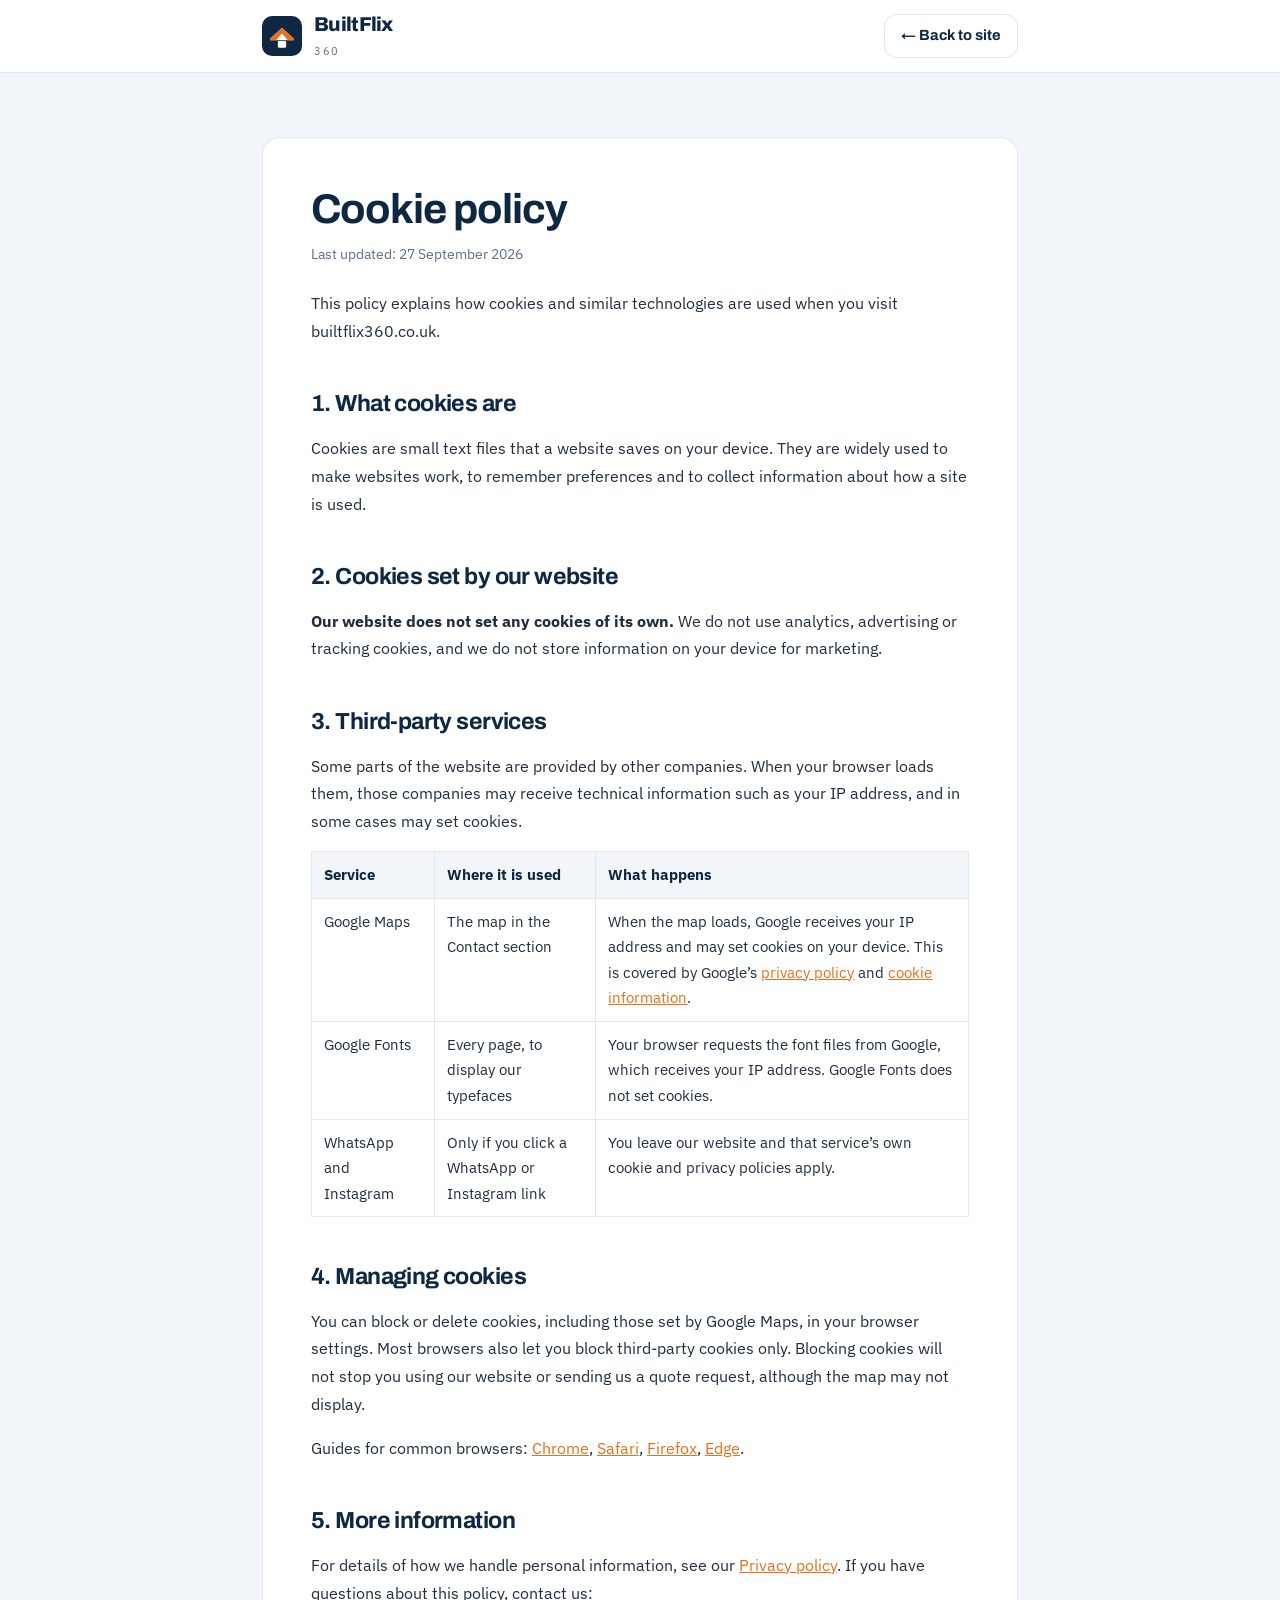
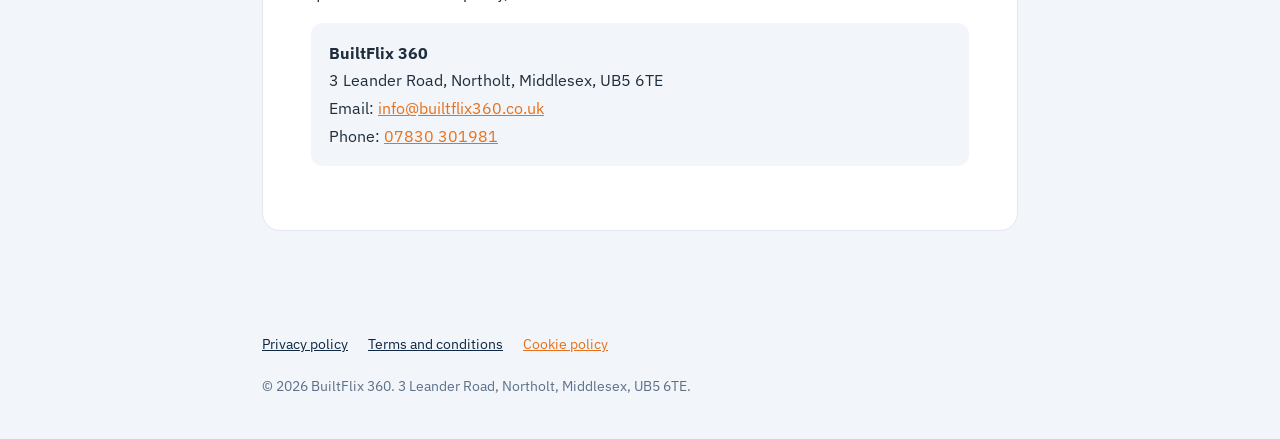
<file: cookie-policy.html>
<!doctype html>
<html lang="en-GB">
<head>
<meta charset="utf-8">
<meta name="viewport" content="width=device-width, initial-scale=1">
<title>Cookie policy | BuiltFlix 360</title>
<meta name="description" content="How cookies and third-party services such as Google Maps are used on the BuiltFlix 360 website.">
<meta name="robots" content="index, follow">
<link rel="canonical" href="https://builtflix360.co.uk/cookie-policy.html">
<link rel="icon" href="/favicon.ico" sizes="48x48">
<link rel="icon" href="/favicon-192.png" type="image/png" sizes="192x192">
<link rel="icon" href="/favicon.svg" type="image/svg+xml">
<link rel="apple-touch-icon" href="/apple-touch-icon.png">
<meta name="theme-color" content="#0e2742">
<link rel="preconnect" href="https://fonts.googleapis.com">
<link rel="preconnect" href="https://fonts.gstatic.com" crossorigin>
<link href="https://fonts.googleapis.com/css2?family=Archivo:wght@700;800&family=IBM+Plex+Sans:wght@400;600&display=swap" rel="stylesheet">
<link rel="stylesheet" href="/legal.css">
</head>
<body>
<header class="top"><div class="wrap">
  <a class="brand" href="/" aria-label="BuiltFlix 360 home"><svg viewBox="0 0 48 48" aria-hidden="true"><rect width="48" height="48" rx="12" fill="#0e2742"/><path d="M10 27 24 14l14 13v2H10v-2Z" fill="#fff"/><path d="M24 14 38 27v2h-7L24 21l-7 8h-7v-2L24 14Z" fill="#e8701a"/><rect x="19" y="30" width="10" height="8" rx="1.5" fill="#fff"/></svg><span><b>BuiltFlix</b><small>360</small></span></a>
  <a class="back" href="/">&larr; Back to site</a>
</div></header>
<main class="wrap"><article>
<h1>Cookie policy</h1>
<p class="updated">Last updated: 27 September 2026</p>
<p>This policy explains how cookies and similar technologies are used when you visit builtflix360.co.uk.</p>

<h2>1. What cookies are</h2>
<p>Cookies are small text files that a website saves on your device. They are widely used to make websites work, to remember preferences and to collect information about how a site is used.</p>

<h2>2. Cookies set by our website</h2>
<p><strong>Our website does not set any cookies of its own.</strong> We do not use analytics, advertising or tracking cookies, and we do not store information on your device for marketing.</p>

<h2>3. Third-party services</h2>
<p>Some parts of the website are provided by other companies. When your browser loads them, those companies may receive technical information such as your IP address, and in some cases may set cookies.</p>
<table>
  <tr><th>Service</th><th>Where it is used</th><th>What happens</th></tr>
  <tr><td>Google Maps</td><td>The map in the Contact section</td><td>When the map loads, Google receives your IP address and may set cookies on your device. This is covered by Google&rsquo;s <a href="https://policies.google.com/privacy" rel="noopener">privacy policy</a> and <a href="https://policies.google.com/technologies/cookies" rel="noopener">cookie information</a>.</td></tr>
  <tr><td>Google Fonts</td><td>Every page, to display our typefaces</td><td>Your browser requests the font files from Google, which receives your IP address. Google Fonts does not set cookies.</td></tr>
  <tr><td>WhatsApp and Instagram</td><td>Only if you click a WhatsApp or Instagram link</td><td>You leave our website and that service&rsquo;s own cookie and privacy policies apply.</td></tr>
</table>

<h2>4. Managing cookies</h2>
<p>You can block or delete cookies, including those set by Google Maps, in your browser settings. Most browsers also let you block third-party cookies only. Blocking cookies will not stop you using our website or sending us a quote request, although the map may not display.</p>
<p>Guides for common browsers: <a href="https://support.google.com/chrome/answer/95647" rel="noopener">Chrome</a>, <a href="https://support.apple.com/en-gb/guide/safari/sfri11471/mac" rel="noopener">Safari</a>, <a href="https://support.mozilla.org/en-US/kb/enhanced-tracking-protection-firefox-desktop" rel="noopener">Firefox</a>, <a href="https://support.microsoft.com/en-gb/microsoft-edge/delete-cookies-in-microsoft-edge-63947406-40ac-c3b8-57b9-2a946a29ae09" rel="noopener">Edge</a>.</p>

<h2>5. More information</h2>
<p>For details of how we handle personal information, see our <a href="/privacy-policy.html">Privacy policy</a>. If you have questions about this policy, contact us:</p>
<div class="box"><strong>BuiltFlix 360</strong><br>3 Leander Road, Northolt, Middlesex, UB5 6TE<br>Email: <a href="mailto:info@builtflix360.co.uk">info@builtflix360.co.uk</a><br>Phone: <a href="tel:+447830301981">07830 301981</a></div>
</article></main>
<footer class="wrap">
  <nav aria-label="Legal"><a href="/privacy-policy.html">Privacy policy</a><a href="/terms.html">Terms and conditions</a><a href="/cookie-policy.html" aria-current="page">Cookie policy</a></nav>
  &copy; 2026 BuiltFlix 360. 3 Leander Road, Northolt, Middlesex, UB5 6TE.
</footer>
</body>
</html>
</file>
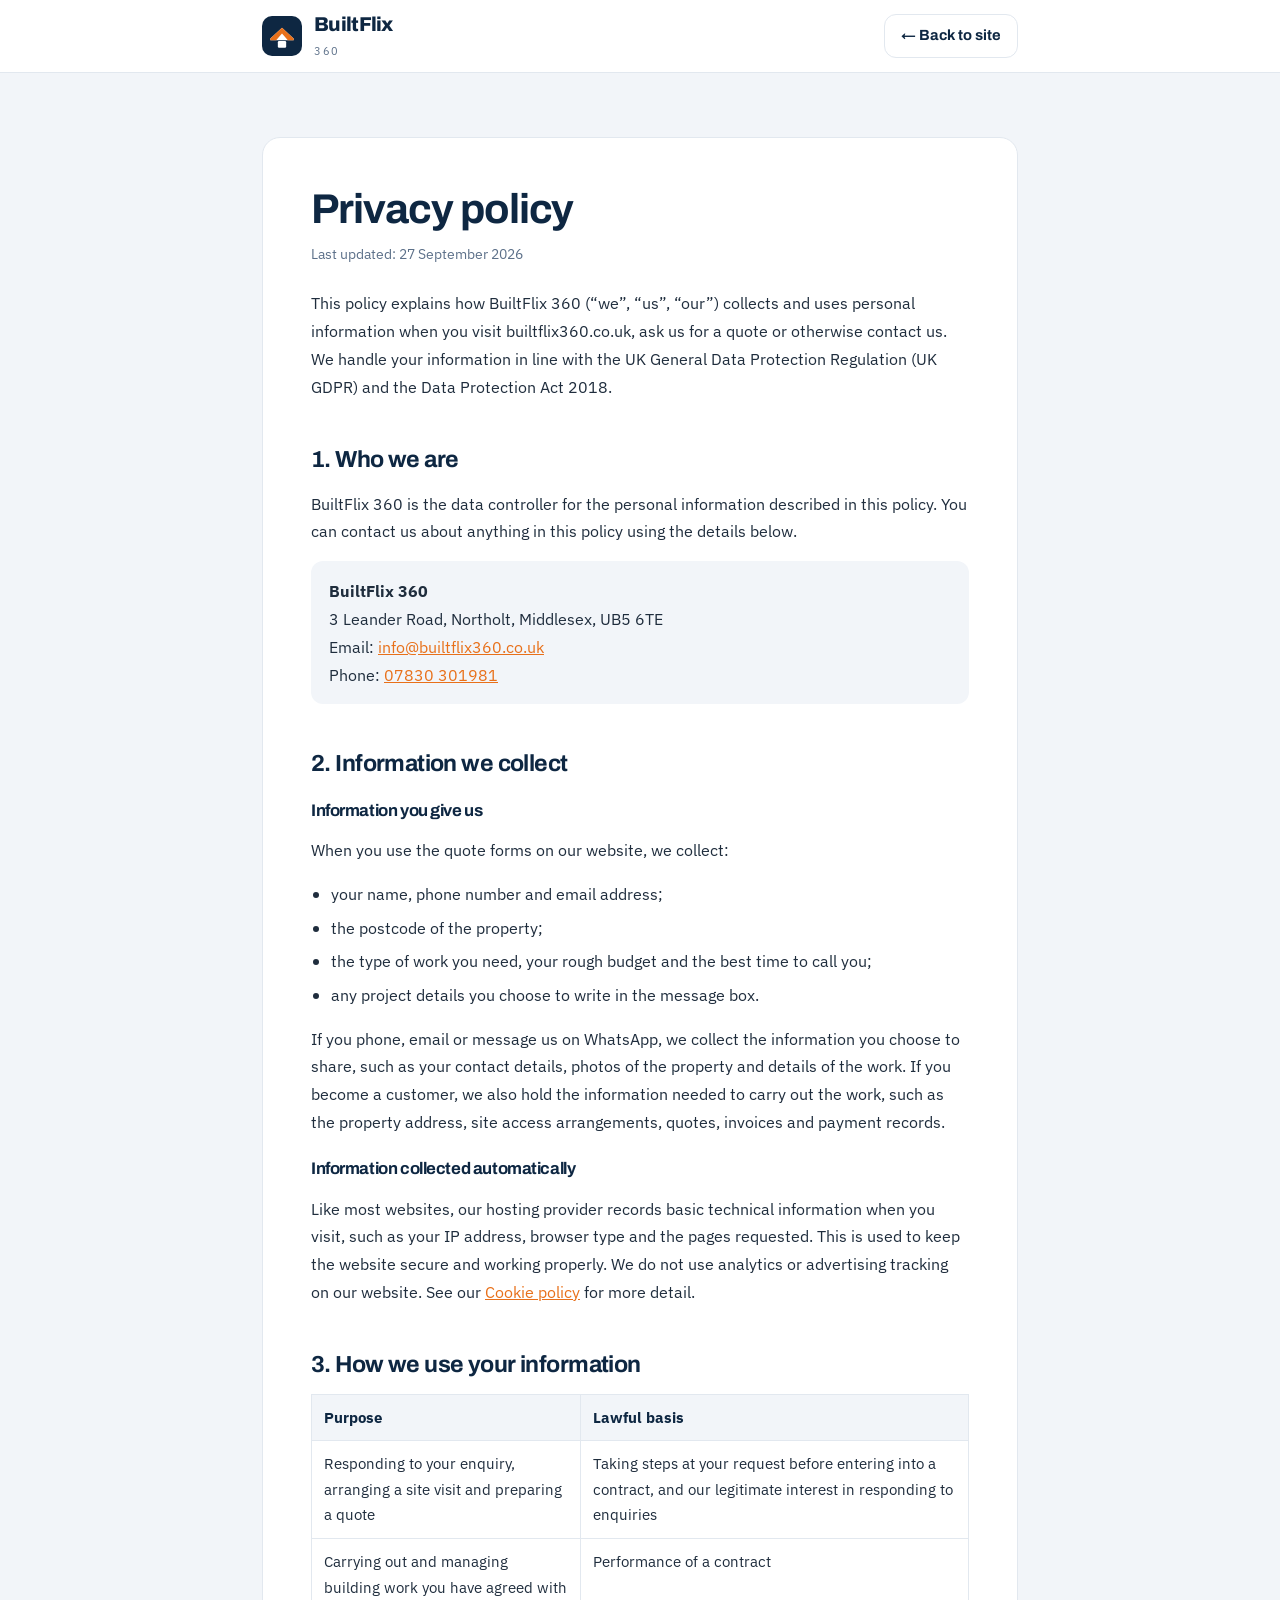
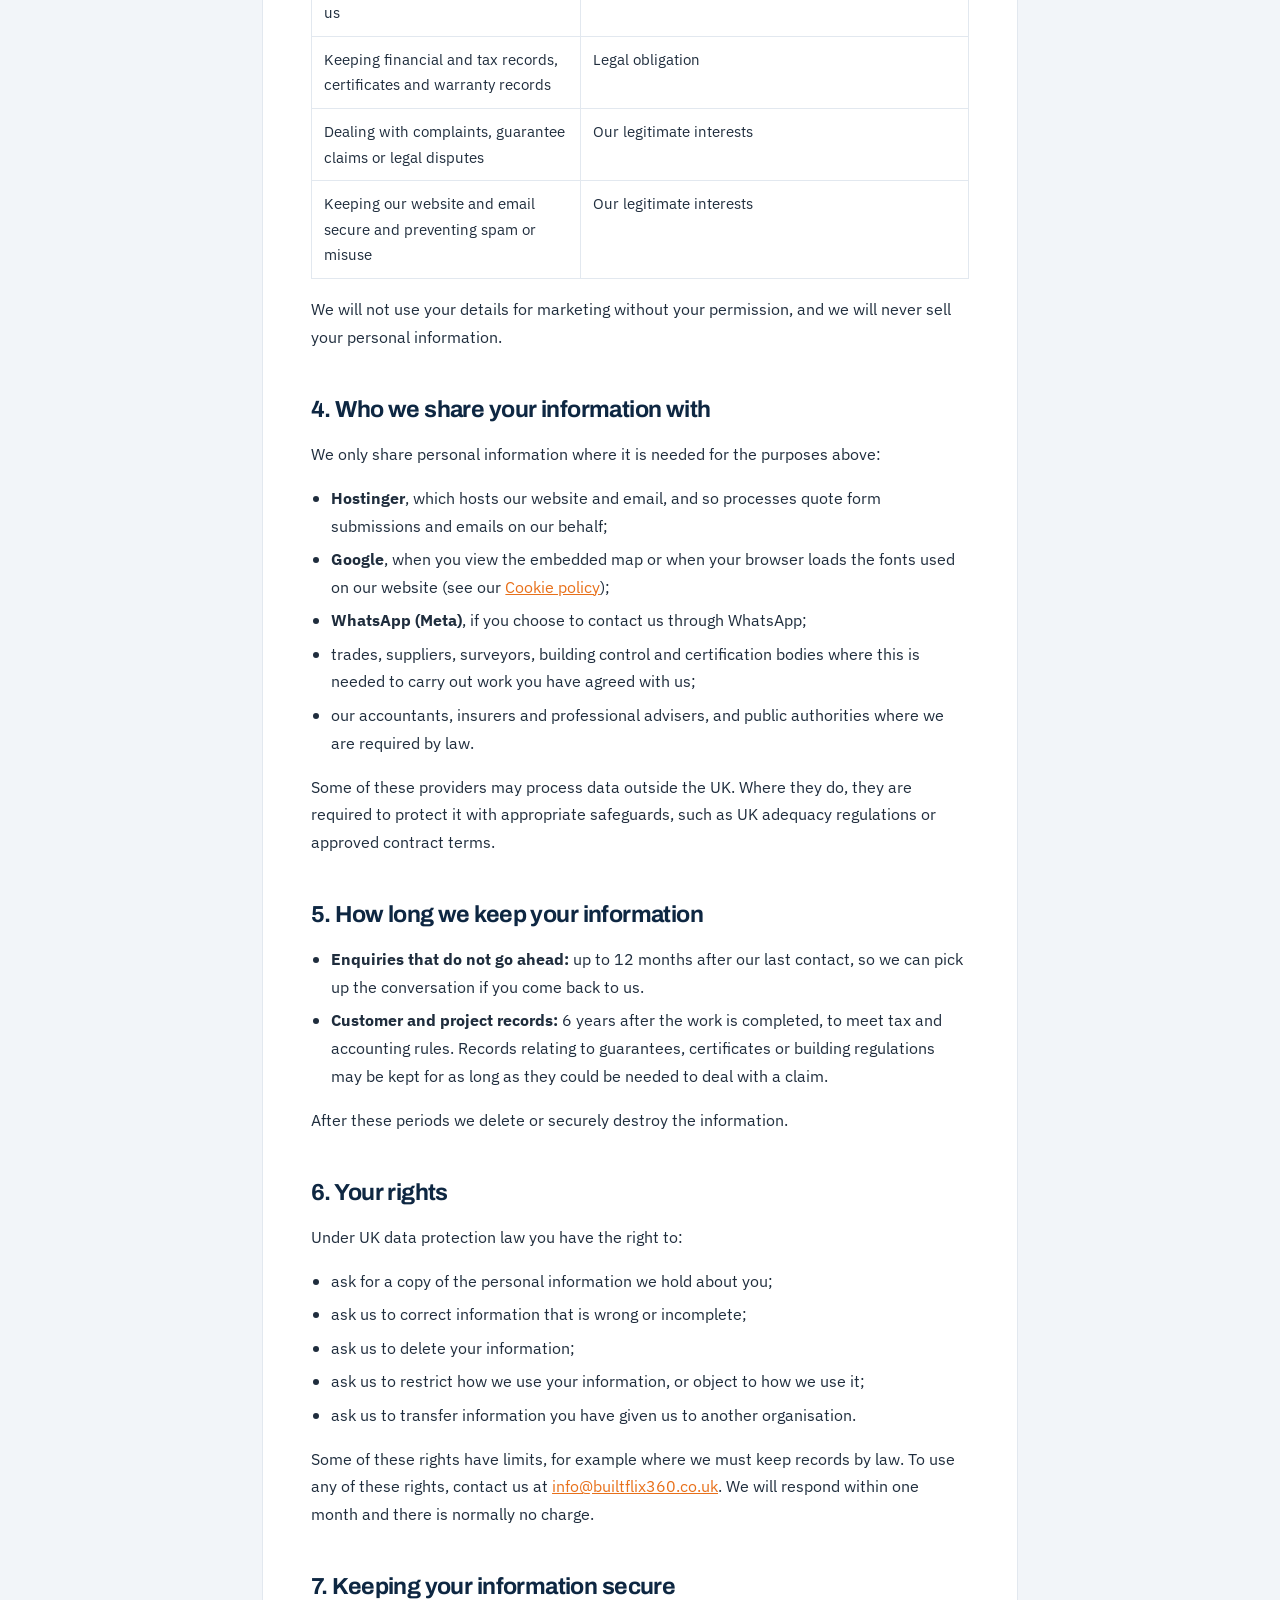
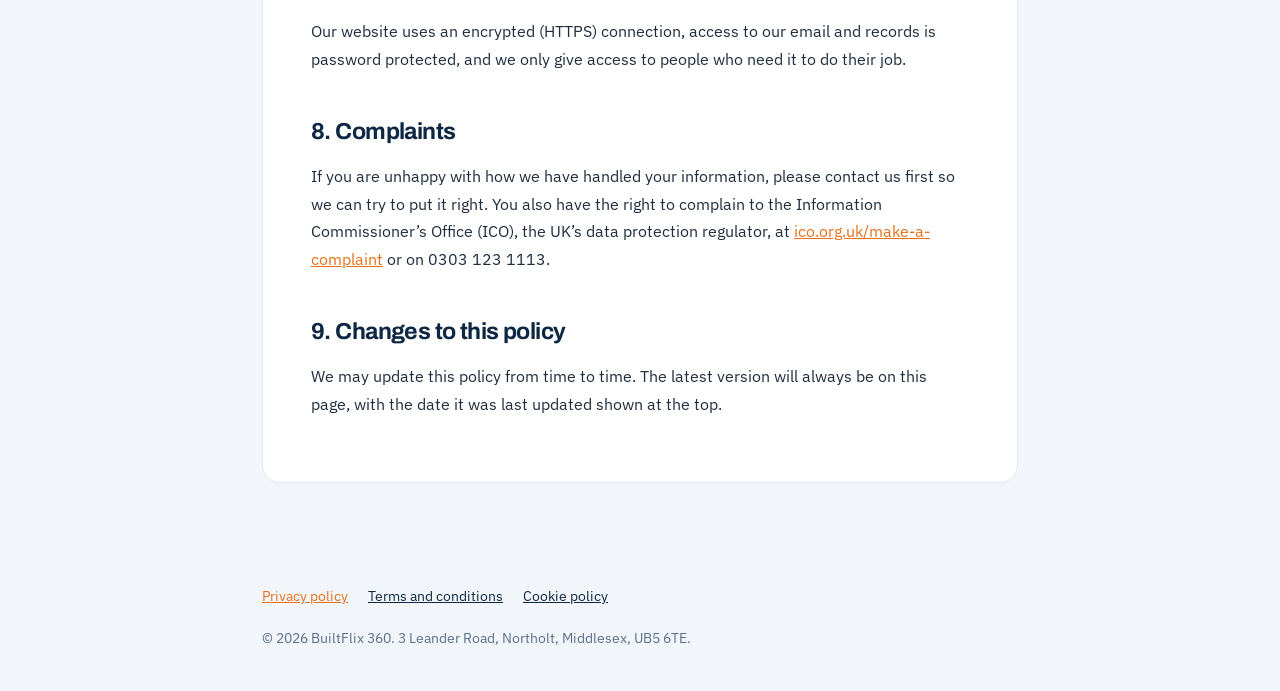
<file: privacy-policy.html>
<!doctype html>
<html lang="en-GB">
<head>
<meta charset="utf-8">
<meta name="viewport" content="width=device-width, initial-scale=1">
<title>Privacy policy | BuiltFlix 360</title>
<meta name="description" content="How BuiltFlix 360 collects, uses and protects personal information from our website, quote forms and customers.">
<meta name="robots" content="index, follow">
<link rel="canonical" href="https://builtflix360.co.uk/privacy-policy.html">
<link rel="icon" href="/favicon.ico" sizes="48x48">
<link rel="icon" href="/favicon-192.png" type="image/png" sizes="192x192">
<link rel="icon" href="/favicon.svg" type="image/svg+xml">
<link rel="apple-touch-icon" href="/apple-touch-icon.png">
<meta name="theme-color" content="#0e2742">
<link rel="preconnect" href="https://fonts.googleapis.com">
<link rel="preconnect" href="https://fonts.gstatic.com" crossorigin>
<link href="https://fonts.googleapis.com/css2?family=Archivo:wght@700;800&family=IBM+Plex+Sans:wght@400;600&display=swap" rel="stylesheet">
<link rel="stylesheet" href="/legal.css">
</head>
<body>
<header class="top"><div class="wrap">
  <a class="brand" href="/" aria-label="BuiltFlix 360 home"><svg viewBox="0 0 48 48" aria-hidden="true"><rect width="48" height="48" rx="12" fill="#0e2742"/><path d="M10 27 24 14l14 13v2H10v-2Z" fill="#fff"/><path d="M24 14 38 27v2h-7L24 21l-7 8h-7v-2L24 14Z" fill="#e8701a"/><rect x="19" y="30" width="10" height="8" rx="1.5" fill="#fff"/></svg><span><b>BuiltFlix</b><small>360</small></span></a>
  <a class="back" href="/">&larr; Back to site</a>
</div></header>
<main class="wrap"><article>
<h1>Privacy policy</h1>
<p class="updated">Last updated: 27 September 2026</p>
<p>This policy explains how BuiltFlix 360 (&ldquo;we&rdquo;, &ldquo;us&rdquo;, &ldquo;our&rdquo;) collects and uses personal information when you visit builtflix360.co.uk, ask us for a quote or otherwise contact us. We handle your information in line with the UK General Data Protection Regulation (UK GDPR) and the Data Protection Act 2018.</p>

<h2>1. Who we are</h2>
<p>BuiltFlix 360 is the data controller for the personal information described in this policy. You can contact us about anything in this policy using the details below.</p>
<div class="box"><strong>BuiltFlix 360</strong><br>3 Leander Road, Northolt, Middlesex, UB5 6TE<br>Email: <a href="mailto:info@builtflix360.co.uk">info@builtflix360.co.uk</a><br>Phone: <a href="tel:+447830301981">07830 301981</a></div>

<h2>2. Information we collect</h2>
<h3>Information you give us</h3>
<p>When you use the quote forms on our website, we collect:</p>
<ul>
  <li>your name, phone number and email address;</li>
  <li>the postcode of the property;</li>
  <li>the type of work you need, your rough budget and the best time to call you;</li>
  <li>any project details you choose to write in the message box.</li>
</ul>
<p>If you phone, email or message us on WhatsApp, we collect the information you choose to share, such as your contact details, photos of the property and details of the work. If you become a customer, we also hold the information needed to carry out the work, such as the property address, site access arrangements, quotes, invoices and payment records.</p>
<h3>Information collected automatically</h3>
<p>Like most websites, our hosting provider records basic technical information when you visit, such as your IP address, browser type and the pages requested. This is used to keep the website secure and working properly. We do not use analytics or advertising tracking on our website. See our <a href="/cookie-policy.html">Cookie policy</a> for more detail.</p>

<h2>3. How we use your information</h2>
<table>
  <tr><th>Purpose</th><th>Lawful basis</th></tr>
  <tr><td>Responding to your enquiry, arranging a site visit and preparing a quote</td><td>Taking steps at your request before entering into a contract, and our legitimate interest in responding to enquiries</td></tr>
  <tr><td>Carrying out and managing building work you have agreed with us</td><td>Performance of a contract</td></tr>
  <tr><td>Keeping financial and tax records, certificates and warranty records</td><td>Legal obligation</td></tr>
  <tr><td>Dealing with complaints, guarantee claims or legal disputes</td><td>Our legitimate interests</td></tr>
  <tr><td>Keeping our website and email secure and preventing spam or misuse</td><td>Our legitimate interests</td></tr>
</table>
<p>We will not use your details for marketing without your permission, and we will never sell your personal information.</p>

<h2>4. Who we share your information with</h2>
<p>We only share personal information where it is needed for the purposes above:</p>
<ul>
  <li><strong>Hostinger</strong>, which hosts our website and email, and so processes quote form submissions and emails on our behalf;</li>
  <li><strong>Google</strong>, when you view the embedded map or when your browser loads the fonts used on our website (see our <a href="/cookie-policy.html">Cookie policy</a>);</li>
  <li><strong>WhatsApp (Meta)</strong>, if you choose to contact us through WhatsApp;</li>
  <li>trades, suppliers, surveyors, building control and certification bodies where this is needed to carry out work you have agreed with us;</li>
  <li>our accountants, insurers and professional advisers, and public authorities where we are required by law.</li>
</ul>
<p>Some of these providers may process data outside the UK. Where they do, they are required to protect it with appropriate safeguards, such as UK adequacy regulations or approved contract terms.</p>

<h2>5. How long we keep your information</h2>
<ul>
  <li><strong>Enquiries that do not go ahead:</strong> up to 12 months after our last contact, so we can pick up the conversation if you come back to us.</li>
  <li><strong>Customer and project records:</strong> 6 years after the work is completed, to meet tax and accounting rules. Records relating to guarantees, certificates or building regulations may be kept for as long as they could be needed to deal with a claim.</li>
</ul>
<p>After these periods we delete or securely destroy the information.</p>

<h2>6. Your rights</h2>
<p>Under UK data protection law you have the right to:</p>
<ul>
  <li>ask for a copy of the personal information we hold about you;</li>
  <li>ask us to correct information that is wrong or incomplete;</li>
  <li>ask us to delete your information;</li>
  <li>ask us to restrict how we use your information, or object to how we use it;</li>
  <li>ask us to transfer information you have given us to another organisation.</li>
</ul>
<p>Some of these rights have limits, for example where we must keep records by law. To use any of these rights, contact us at <a href="mailto:info@builtflix360.co.uk">info@builtflix360.co.uk</a>. We will respond within one month and there is normally no charge.</p>

<h2>7. Keeping your information secure</h2>
<p>Our website uses an encrypted (HTTPS) connection, access to our email and records is password protected, and we only give access to people who need it to do their job.</p>

<h2>8. Complaints</h2>
<p>If you are unhappy with how we have handled your information, please contact us first so we can try to put it right. You also have the right to complain to the Information Commissioner&rsquo;s Office (ICO), the UK&rsquo;s data protection regulator, at <a href="https://ico.org.uk/make-a-complaint/" rel="noopener">ico.org.uk/make-a-complaint</a> or on 0303 123 1113.</p>

<h2>9. Changes to this policy</h2>
<p>We may update this policy from time to time. The latest version will always be on this page, with the date it was last updated shown at the top.</p>
</article></main>
<footer class="wrap">
  <nav aria-label="Legal"><a href="/privacy-policy.html" aria-current="page">Privacy policy</a><a href="/terms.html">Terms and conditions</a><a href="/cookie-policy.html">Cookie policy</a></nav>
  &copy; 2026 BuiltFlix 360. 3 Leander Road, Northolt, Middlesex, UB5 6TE.
</footer>
</body>
</html>
</file>
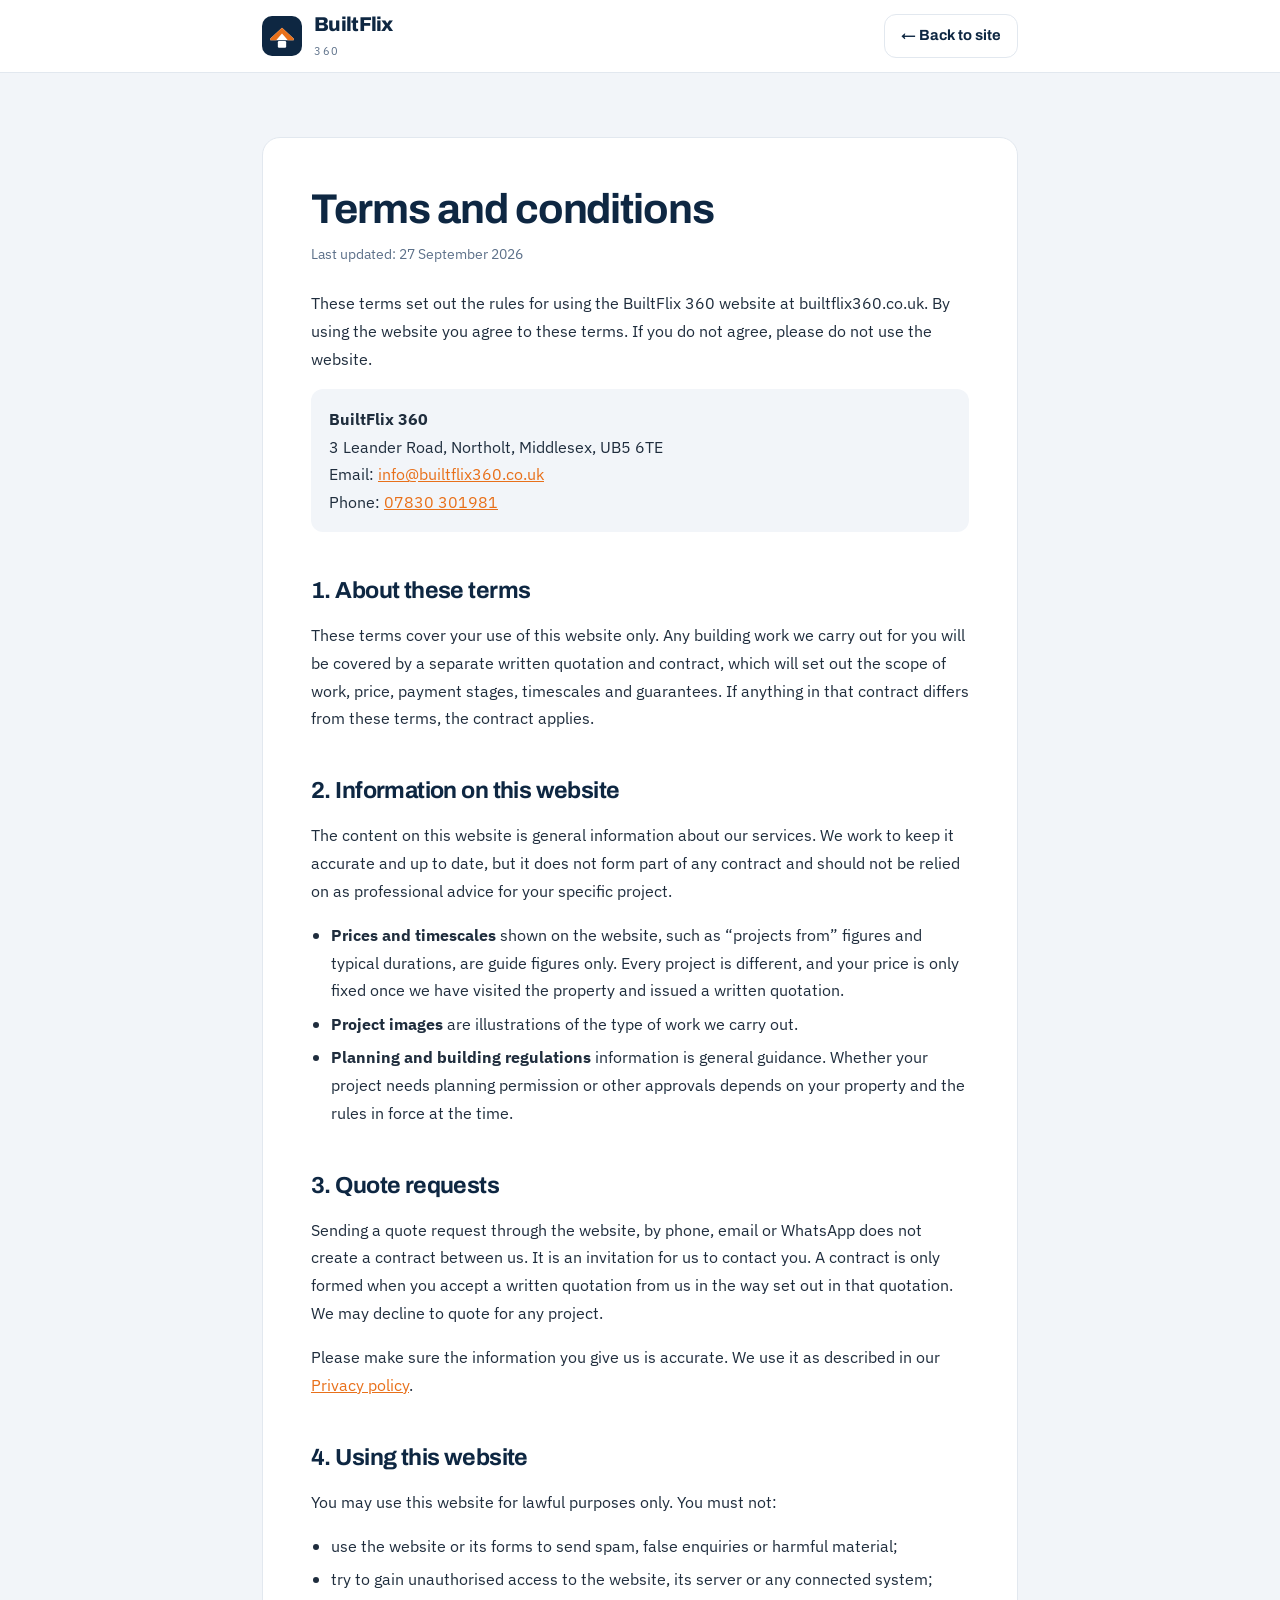
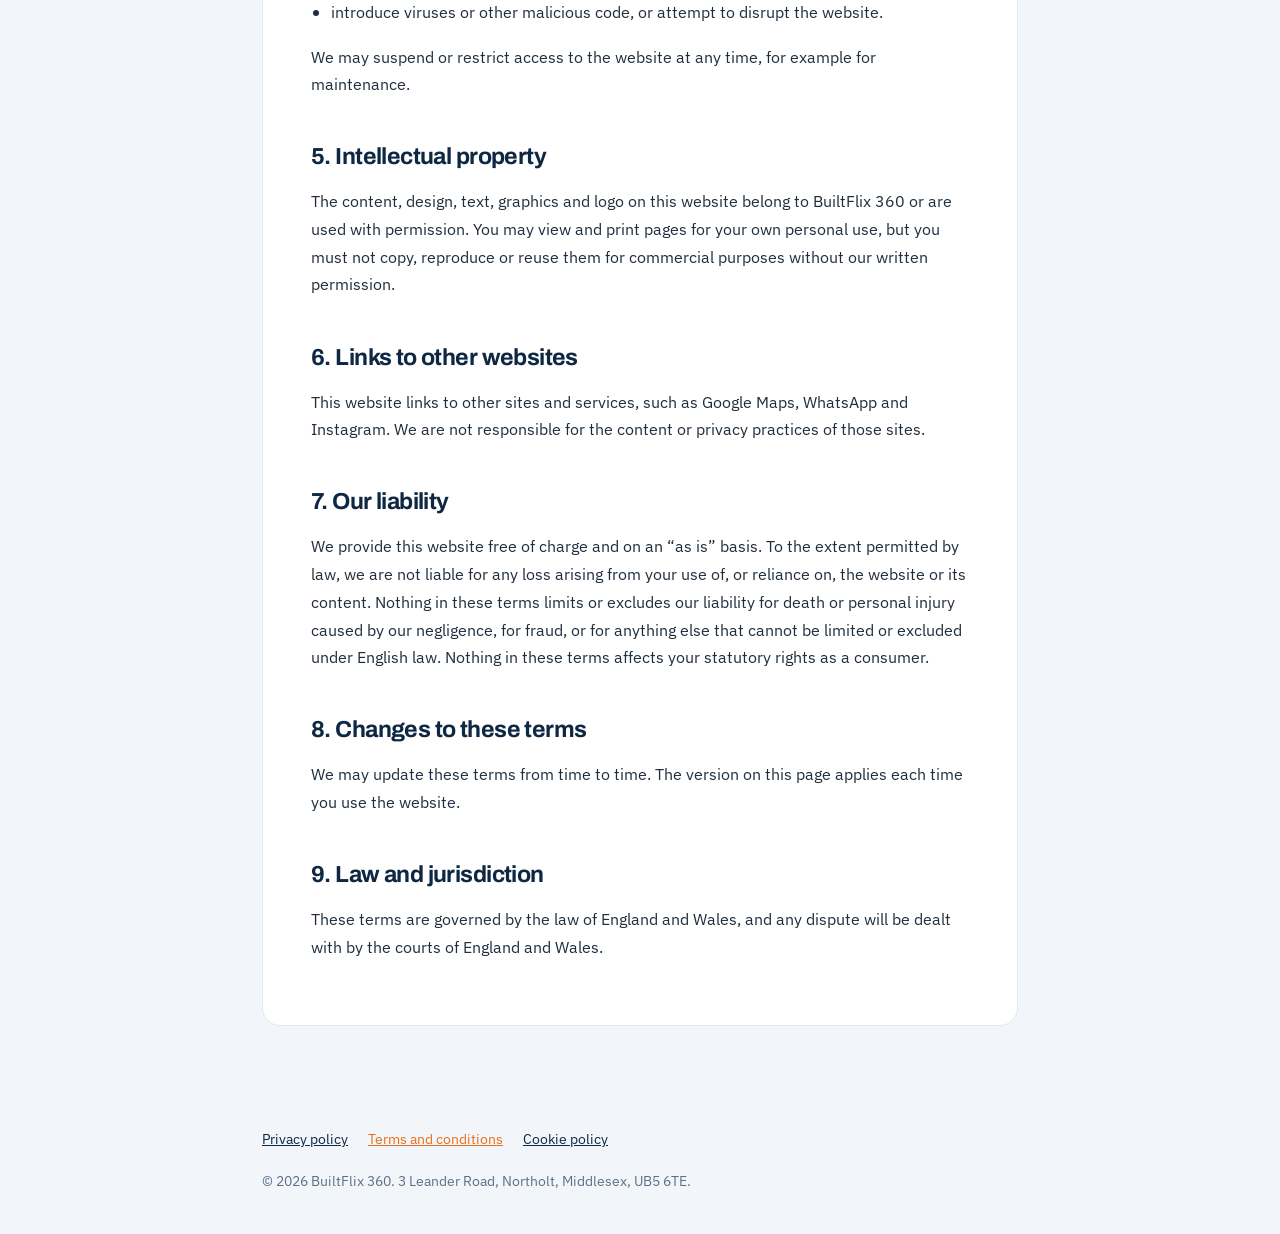
<file: terms.html>
<!doctype html>
<html lang="en-GB">
<head>
<meta charset="utf-8">
<meta name="viewport" content="width=device-width, initial-scale=1">
<title>Terms and conditions | BuiltFlix 360</title>
<meta name="description" content="Terms of use for the BuiltFlix 360 website, including quote requests and information on this site.">
<meta name="robots" content="index, follow">
<link rel="canonical" href="https://builtflix360.co.uk/terms.html">
<link rel="icon" href="/favicon.ico" sizes="48x48">
<link rel="icon" href="/favicon-192.png" type="image/png" sizes="192x192">
<link rel="icon" href="/favicon.svg" type="image/svg+xml">
<link rel="apple-touch-icon" href="/apple-touch-icon.png">
<meta name="theme-color" content="#0e2742">
<link rel="preconnect" href="https://fonts.googleapis.com">
<link rel="preconnect" href="https://fonts.gstatic.com" crossorigin>
<link href="https://fonts.googleapis.com/css2?family=Archivo:wght@700;800&family=IBM+Plex+Sans:wght@400;600&display=swap" rel="stylesheet">
<link rel="stylesheet" href="/legal.css">
</head>
<body>
<header class="top"><div class="wrap">
  <a class="brand" href="/" aria-label="BuiltFlix 360 home"><svg viewBox="0 0 48 48" aria-hidden="true"><rect width="48" height="48" rx="12" fill="#0e2742"/><path d="M10 27 24 14l14 13v2H10v-2Z" fill="#fff"/><path d="M24 14 38 27v2h-7L24 21l-7 8h-7v-2L24 14Z" fill="#e8701a"/><rect x="19" y="30" width="10" height="8" rx="1.5" fill="#fff"/></svg><span><b>BuiltFlix</b><small>360</small></span></a>
  <a class="back" href="/">&larr; Back to site</a>
</div></header>
<main class="wrap"><article>
<h1>Terms and conditions</h1>
<p class="updated">Last updated: 27 September 2026</p>
<p>These terms set out the rules for using the BuiltFlix 360 website at builtflix360.co.uk. By using the website you agree to these terms. If you do not agree, please do not use the website.</p>
<div class="box"><strong>BuiltFlix 360</strong><br>3 Leander Road, Northolt, Middlesex, UB5 6TE<br>Email: <a href="mailto:info@builtflix360.co.uk">info@builtflix360.co.uk</a><br>Phone: <a href="tel:+447830301981">07830 301981</a></div>

<h2>1. About these terms</h2>
<p>These terms cover your use of this website only. Any building work we carry out for you will be covered by a separate written quotation and contract, which will set out the scope of work, price, payment stages, timescales and guarantees. If anything in that contract differs from these terms, the contract applies.</p>

<h2>2. Information on this website</h2>
<p>The content on this website is general information about our services. We work to keep it accurate and up to date, but it does not form part of any contract and should not be relied on as professional advice for your specific project.</p>
<ul>
  <li><strong>Prices and timescales</strong> shown on the website, such as &ldquo;projects from&rdquo; figures and typical durations, are guide figures only. Every project is different, and your price is only fixed once we have visited the property and issued a written quotation.</li>
  <li><strong>Project images</strong> are illustrations of the type of work we carry out.</li>
  <li><strong>Planning and building regulations</strong> information is general guidance. Whether your project needs planning permission or other approvals depends on your property and the rules in force at the time.</li>
</ul>

<h2>3. Quote requests</h2>
<p>Sending a quote request through the website, by phone, email or WhatsApp does not create a contract between us. It is an invitation for us to contact you. A contract is only formed when you accept a written quotation from us in the way set out in that quotation. We may decline to quote for any project.</p>
<p>Please make sure the information you give us is accurate. We use it as described in our <a href="/privacy-policy.html">Privacy policy</a>.</p>

<h2>4. Using this website</h2>
<p>You may use this website for lawful purposes only. You must not:</p>
<ul>
  <li>use the website or its forms to send spam, false enquiries or harmful material;</li>
  <li>try to gain unauthorised access to the website, its server or any connected system;</li>
  <li>introduce viruses or other malicious code, or attempt to disrupt the website.</li>
</ul>
<p>We may suspend or restrict access to the website at any time, for example for maintenance.</p>

<h2>5. Intellectual property</h2>
<p>The content, design, text, graphics and logo on this website belong to BuiltFlix 360 or are used with permission. You may view and print pages for your own personal use, but you must not copy, reproduce or reuse them for commercial purposes without our written permission.</p>

<h2>6. Links to other websites</h2>
<p>This website links to other sites and services, such as Google Maps, WhatsApp and Instagram. We are not responsible for the content or privacy practices of those sites.</p>

<h2>7. Our liability</h2>
<p>We provide this website free of charge and on an &ldquo;as is&rdquo; basis. To the extent permitted by law, we are not liable for any loss arising from your use of, or reliance on, the website or its content. Nothing in these terms limits or excludes our liability for death or personal injury caused by our negligence, for fraud, or for anything else that cannot be limited or excluded under English law. Nothing in these terms affects your statutory rights as a consumer.</p>

<h2>8. Changes to these terms</h2>
<p>We may update these terms from time to time. The version on this page applies each time you use the website.</p>

<h2>9. Law and jurisdiction</h2>
<p>These terms are governed by the law of England and Wales, and any dispute will be dealt with by the courts of England and Wales.</p>
</article></main>
<footer class="wrap">
  <nav aria-label="Legal"><a href="/privacy-policy.html">Privacy policy</a><a href="/terms.html" aria-current="page">Terms and conditions</a><a href="/cookie-policy.html">Cookie policy</a></nav>
  &copy; 2026 BuiltFlix 360. 3 Leander Road, Northolt, Middlesex, UB5 6TE.
</footer>
</body>
</html>
</file>
<file: legal.css>
/* Shared styles for the legal pages — same palette and fonts as index.html */
:root{--navy:#0e2742;--amber:#e8701a;--ink:#1f2d3d;--steel:#5c7089;--line:#e2e8ef;--mist:#f2f5f9;--paper:#fff}
*,*::before,*::after{box-sizing:border-box}
body{margin:0;background:var(--mist);color:var(--ink);font-family:"IBM Plex Sans",system-ui,sans-serif;font-size:1.02rem;line-height:1.7;-webkit-font-smoothing:antialiased}
a{color:var(--amber)}
.wrap{max-width:820px;margin-inline:auto;padding-inline:clamp(16px,4vw,32px)}
.top{background:#fff;border-bottom:1px solid var(--line)}
.top .wrap{display:flex;align-items:center;justify-content:space-between;gap:16px;min-height:72px}
.brand{display:flex;align-items:center;gap:12px;text-decoration:none}
.brand svg{width:40px;height:40px;flex:none}
.brand b{font-family:Archivo,sans-serif;font-weight:800;font-size:1.25rem;letter-spacing:-.035em;color:var(--navy);line-height:1}
.brand small{display:block;font-size:.66rem;letter-spacing:.16em;color:var(--steel);margin-top:4px}
.back{display:inline-flex;align-items:center;min-height:44px;padding:0 16px;border:1px solid var(--line);border-radius:12px;
  font-family:Archivo,sans-serif;font-weight:700;font-size:.92rem;color:var(--navy);text-decoration:none;white-space:nowrap}
.back:hover{border-color:var(--navy)}
main{padding-block:clamp(36px,6vw,64px)}
article{background:#fff;border:1px solid var(--line);border-radius:18px;padding:clamp(22px,5vw,48px)}
h1,h2,h3{font-family:Archivo,sans-serif;color:var(--navy);letter-spacing:-.025em;line-height:1.15}
h1{font-size:clamp(1.9rem,6vw,2.6rem);margin:0 0 8px}
h2{font-size:clamp(1.2rem,3.6vw,1.45rem);margin:2em 0 .5em}
h3{font-size:1.05rem;margin:1.4em 0 .4em}
.updated{color:var(--steel);font-size:.9rem;margin:0 0 1.6em}
ul{padding-left:1.25em}
li{margin-bottom:.35em}
table{width:100%;border-collapse:collapse;font-size:.94rem;margin:1em 0;display:block;overflow-x:auto}
th,td{text-align:left;vertical-align:top;padding:10px 12px;border:1px solid var(--line)}
th{background:var(--mist);color:var(--navy)}
.box{background:var(--mist);border-radius:12px;padding:16px 18px;margin:1em 0}
footer{padding:28px 0 40px;color:var(--steel);font-size:.88rem}
footer nav{display:flex;flex-wrap:wrap;gap:4px 20px;margin-bottom:8px}
footer a{color:var(--navy);display:inline-flex;align-items:center;min-height:44px}
footer a[aria-current]{color:var(--amber)}
</file>
